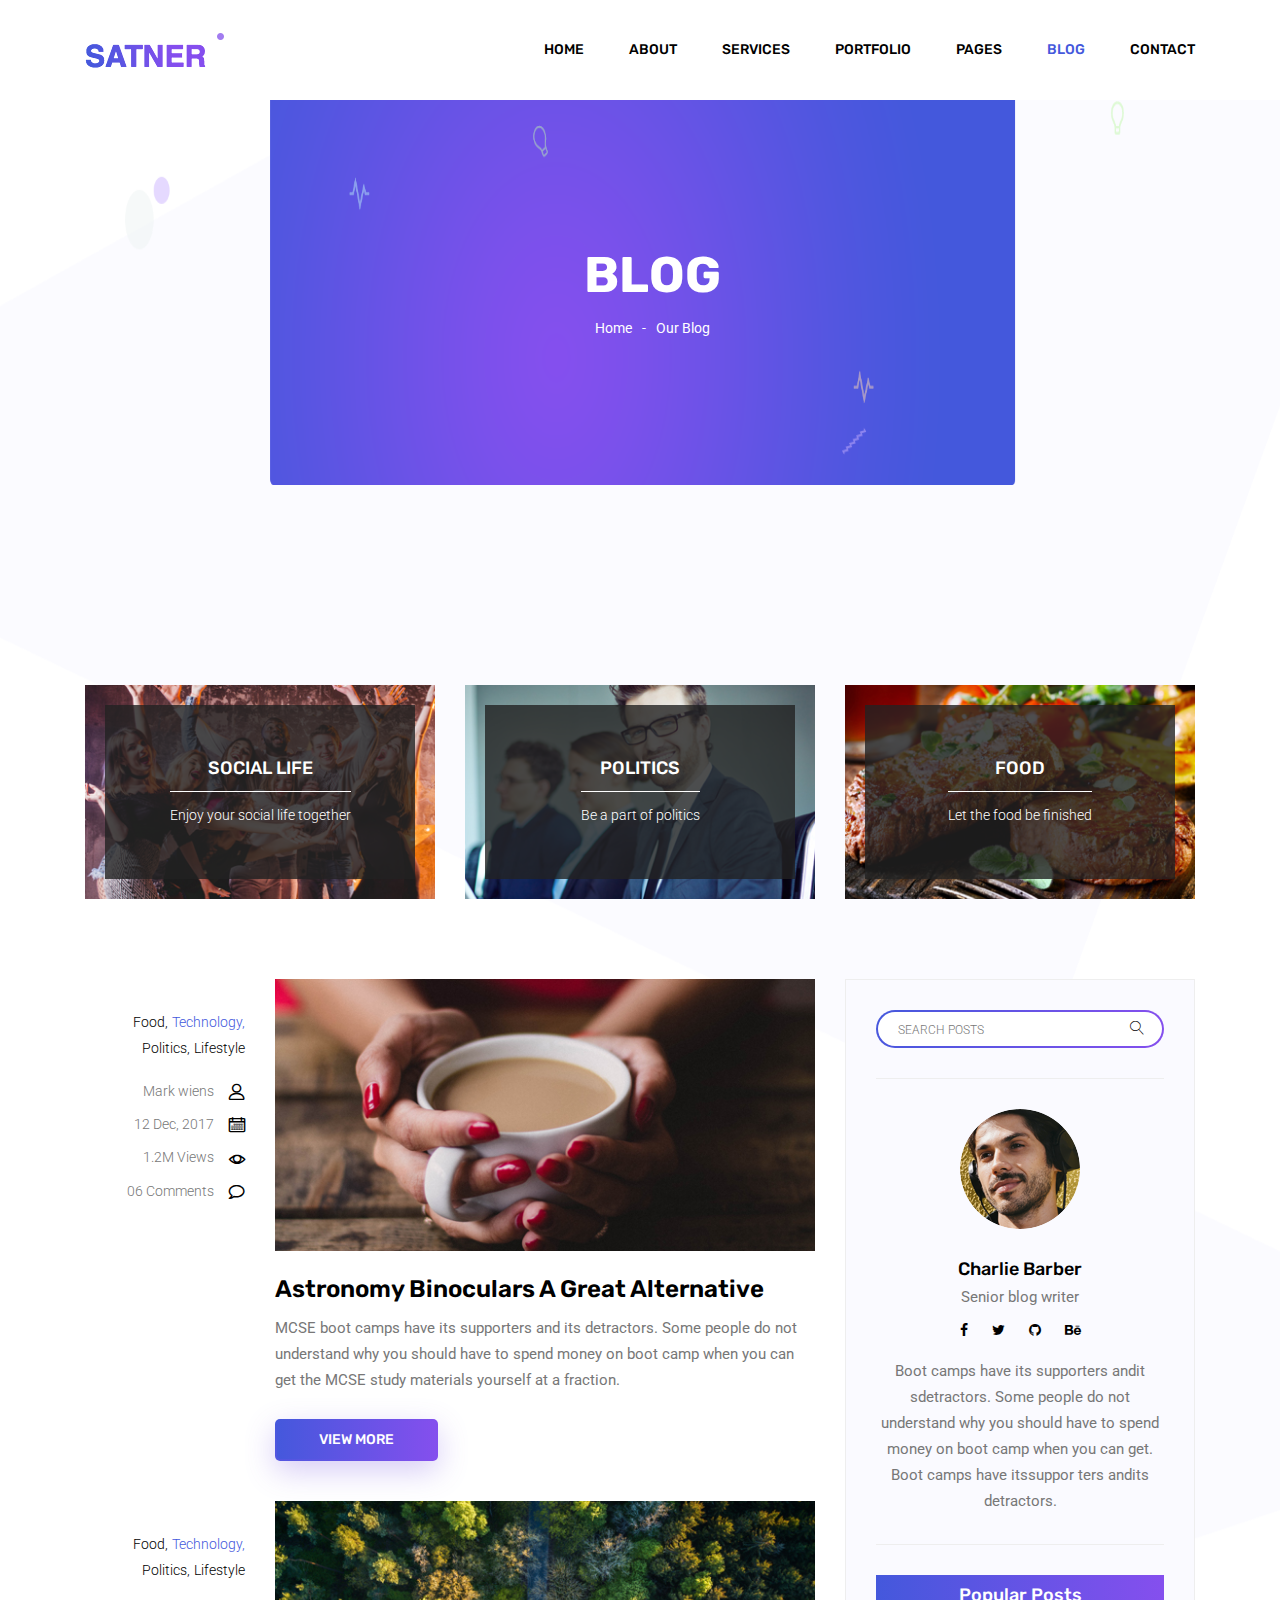
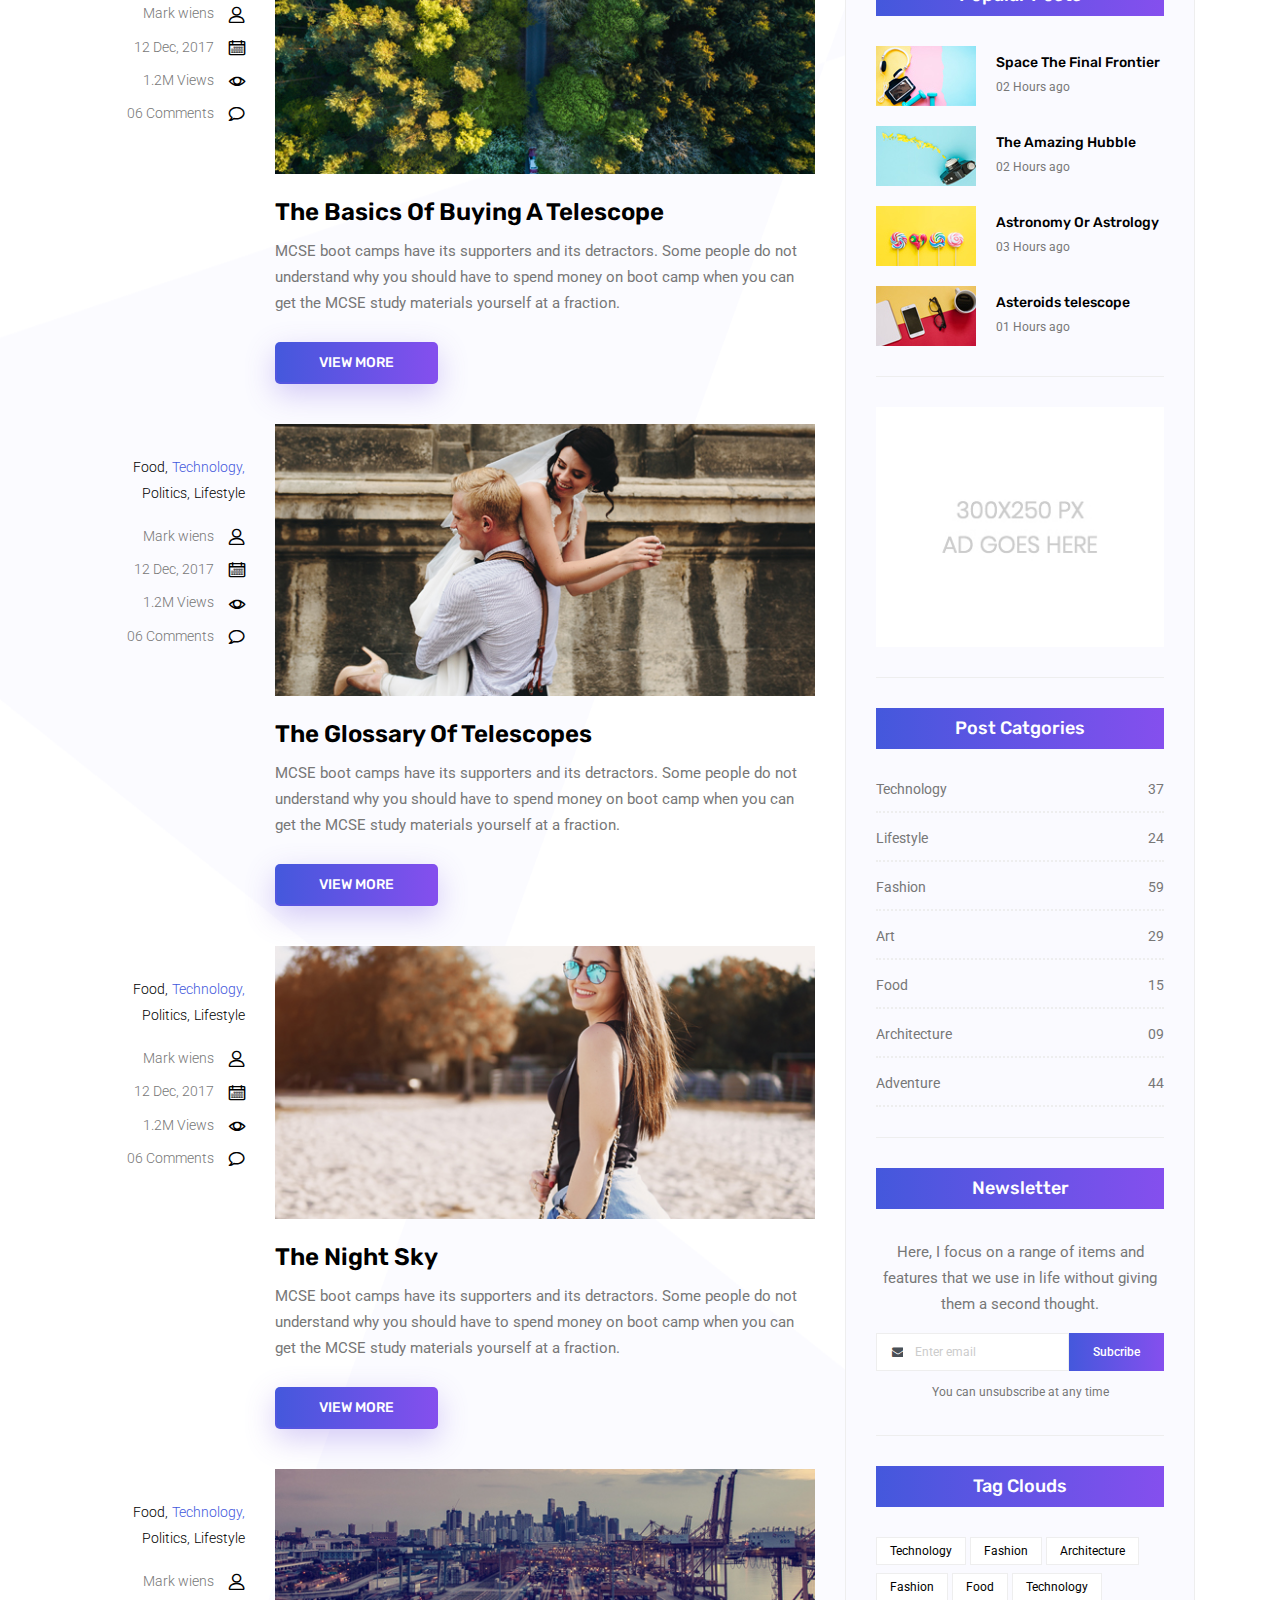
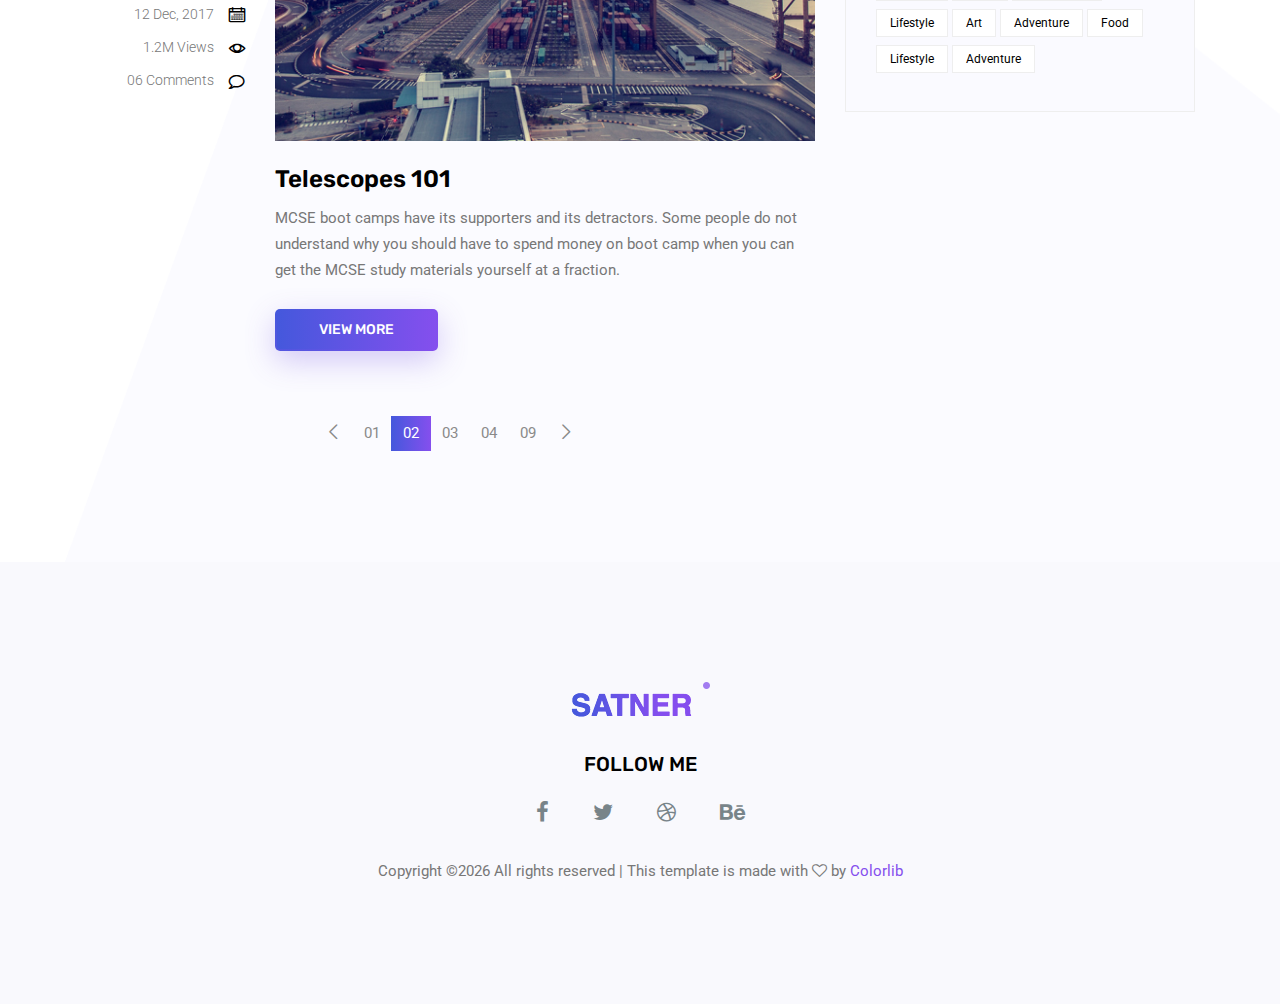
<file: blog.html>
<!doctype html>
<html lang="en">

<head>
	<!-- Required meta tags -->
	<meta charset="utf-8">
	<meta name="viewport" content="width=device-width, initial-scale=1, shrink-to-fit=no">
	<link rel="icon" href="img/favicon.png" type="image/png">
	<title>Blog</title>
	<!-- Bootstrap CSS -->
	<link rel="stylesheet" href="css/bootstrap.css">
	<link rel="stylesheet" href="vendors/linericon/style.css">
	<link rel="stylesheet" href="css/font-awesome.min.css">
	<link rel="stylesheet" href="vendors/owl-carousel/owl.carousel.min.css">
	<link rel="stylesheet" href="css/magnific-popup.css">
	<link rel="stylesheet" href="vendors/nice-select/css/nice-select.css">
	<!-- main css -->
	<link rel="stylesheet" href="css/style.css">
</head>

<body class="blog_version">

	<!--================ Start Header Area =================-->
	<header class="header_area">
		<div class="main_menu">
			<nav class="navbar navbar-expand-lg navbar-light">
				<div class="container">
					<!-- Brand and toggle get grouped for better mobile display -->
					<a class="navbar-brand logo_h" href="index.html"><img src="img/logo.png" alt=""></a>
					<button class="navbar-toggler" type="button" data-toggle="collapse" data-target="#navbarSupportedContent"
					 aria-controls="navbarSupportedContent" aria-expanded="false" aria-label="Toggle navigation">
						<span class="icon-bar"></span>
						<span class="icon-bar"></span>
						<span class="icon-bar"></span>
					</button>
					<!-- Collect the nav links, forms, and other content for toggling -->
					<div class="collapse navbar-collapse offset" id="navbarSupportedContent">
						<ul class="nav navbar-nav menu_nav justify-content-end">
							<li class="nav-item"><a class="nav-link" href="index.html">Home</a></li>
							<li class="nav-item"><a class="nav-link" href="about.html">About</a></li>
							<li class="nav-item"><a class="nav-link" href="services.html">Services</a></li>
							<li class="nav-item"><a class="nav-link" href="portfolio.html">Portfolio</a></li>
							<li class="nav-item submenu dropdown">
								<a href="#" class="nav-link dropdown-toggle" data-toggle="dropdown" role="button" aria-haspopup="true"
								 aria-expanded="false">Pages</a>
								<ul class="dropdown-menu">
                                    <li class="nav-item"><a class="nav-link" href="elements.html">Elements</a></li>
                                    <li class="nav-item"><a class="nav-link" href="portfolio-details.html">Portfolio Details</a></li>
								</ul>
							</li>
							<li class="nav-item submenu dropdown active">
								<a href="#" class="nav-link dropdown-toggle" data-toggle="dropdown" role="button" aria-haspopup="true"
								 aria-expanded="false">Blog</a>
								<ul class="dropdown-menu">
									<li class="nav-item"><a class="nav-link" href="blog.html">Blog</a></li>
									<li class="nav-item"><a class="nav-link" href="single-blog.html">Blog Details</a></li>
								</ul>
							</li>
							<li class="nav-item"><a class="nav-link" href="contact.html">Contact</a></li>
						</ul>
					</div>
				</div>
			</nav>
		</div>
	</header>
	<!--================ End Header Area =================-->

    <!--================ Start Banner Area =================-->
    <section class="banner_area">
        <div class="banner_inner d-flex align-items-center">
            <div class="container">
                <div class="banner_content text-center">
                    <h2>Blog</h2>
                    <div class="page_link">
                        <a href="index.html">Home</a>
                        <a href="blog.html">Our Blog</a>
                    </div>
                </div>
            </div>
        </div>
    </section>
    <!--================ End Banner Area =================-->
        
    <!--================Blog Categorie Area =================-->
    <section class="blog_categorie_area section_gap_top">
        <div class="container">
            <div class="row">
                <div class="col-lg-4">
                    <div class="categories_post">
                        <img src="img/blog/cat-post/cat-post-3.jpg" alt="post">
                        <div class="categories_details">
                            <div class="categories_text">
                                <a href="single-blog.html"><h5>Social Life</h5></a>
                                <div class="border_line"></div>
                                <p>Enjoy your social life together</p>
                            </div>
                        </div>
                    </div>
                </div>
                <div class="col-lg-4">
                    <div class="categories_post">
                        <img src="img/blog/cat-post/cat-post-2.jpg" alt="post">
                        <div class="categories_details">
                            <div class="categories_text">
                                <a href="single-blog.html"><h5>Politics</h5></a>
                                <div class="border_line"></div>
                                <p>Be a part of politics</p>
                            </div>
                        </div>
                    </div>
                </div>
                <div class="col-lg-4">
                    <div class="categories_post">
                        <img src="img/blog/cat-post/cat-post-1.jpg" alt="post">
                        <div class="categories_details">
                            <div class="categories_text">
                                <a href="single-blog.html"><h5>Food</h5></a>
                                <div class="border_line"></div>
                                <p>Let the food be finished</p>
                            </div>
                        </div>
                    </div>
                </div>
            </div>
        </div>
    </section>
    <!--================Blog Categorie Area =================-->
    
    <!--================Blog Area =================-->
    <section class="blog_area">
        <div class="container">
            <div class="row">
                <div class="col-lg-8">
                    <div class="blog_left_sidebar">
                        <article class="row blog_item">
                            <div class="col-md-3">
                                <div class="blog_info text-right">
                                    <div class="post_tag">
                                        <a href="#">Food,</a>
                                        <a class="active" href="#">Technology,</a>
                                        <a href="#">Politics,</a>
                                        <a href="#">Lifestyle</a>
                                    </div>
                                    <ul class="blog_meta list">
                                        <li><a href="#">Mark wiens<i class="lnr lnr-user"></i></a></li>
                                        <li><a href="#">12 Dec, 2017<i class="lnr lnr-calendar-full"></i></a></li>
                                        <li><a href="#">1.2M Views<i class="lnr lnr-eye"></i></a></li>
                                        <li><a href="#">06 Comments<i class="lnr lnr-bubble"></i></a></li>
                                    </ul>
                                </div>
                            </div>
                            <div class="col-md-9">
                                <div class="blog_post">
                                    <img src="img/blog/main-blog/m-blog-1.jpg" alt="">
                                    <div class="blog_details">
                                        <a href="single-blog.html"><h2>Astronomy Binoculars A Great Alternative</h2></a>
                                        <p>MCSE boot camps have its supporters and its detractors. Some people do not understand why you should have to spend money on boot camp when you can get the MCSE study materials yourself at a fraction.</p>
                                        <a href="single-blog.html" class="primary_btn"><span>View More</span></a>
                                    </div>
                                </div>
                            </div>
                        </article>
                        <article class="row blog_item">
                            <div class="col-md-3">
                                <div class="blog_info text-right">
                                    <div class="post_tag">
                                        <a href="#">Food,</a>
                                        <a class="active" href="#">Technology,</a>
                                        <a href="#">Politics,</a>
                                        <a href="#">Lifestyle</a>
                                    </div>
                                    <ul class="blog_meta list">
                                        <li><a href="#">Mark wiens<i class="lnr lnr-user"></i></a></li>
                                        <li><a href="#">12 Dec, 2017<i class="lnr lnr-calendar-full"></i></a></li>
                                        <li><a href="#">1.2M Views<i class="lnr lnr-eye"></i></a></li>
                                        <li><a href="#">06 Comments<i class="lnr lnr-bubble"></i></a></li>
                                    </ul>
                                </div>
                            </div>
                            <div class="col-md-9">
                                <div class="blog_post">
                                    <img src="img/blog/main-blog/m-blog-2.jpg" alt="">
                                    <div class="blog_details">
                                        <a href="single-blog.html"><h2>The Basics Of Buying A Telescope</h2></a>
                                        <p>MCSE boot camps have its supporters and its detractors. Some people do not understand why you should have to spend money on boot camp when you can get the MCSE study materials yourself at a fraction.</p>
                                        <a href="single-blog.html" class="primary_btn"><span>View More</span></a>
                                    </div>
                                </div>
                            </div>
                        </article>
                        <article class="row blog_item">
                            <div class="col-md-3">
                                <div class="blog_info text-right">
                                    <div class="post_tag">
                                        <a href="#">Food,</a>
                                        <a class="active" href="#">Technology,</a>
                                        <a href="#">Politics,</a>
                                        <a href="#">Lifestyle</a>
                                    </div>
                                    <ul class="blog_meta list">
                                        <li><a href="#">Mark wiens<i class="lnr lnr-user"></i></a></li>
                                        <li><a href="#">12 Dec, 2017<i class="lnr lnr-calendar-full"></i></a></li>
                                        <li><a href="#">1.2M Views<i class="lnr lnr-eye"></i></a></li>
                                        <li><a href="#">06 Comments<i class="lnr lnr-bubble"></i></a></li>
                                    </ul>
                                </div>
                            </div>
                            <div class="col-md-9">
                                <div class="blog_post">
                                    <img src="img/blog/main-blog/m-blog-3.jpg" alt="">
                                    <div class="blog_details">
                                        <a href="single-blog.html"><h2>The Glossary Of Telescopes</h2></a>
                                        <p>MCSE boot camps have its supporters and its detractors. Some people do not understand why you should have to spend money on boot camp when you can get the MCSE study materials yourself at a fraction.</p>
                                        <a href="single-blog.html" class="primary_btn"><span>View More</span></a>
                                    </div>
                                </div>
                            </div>
                        </article>
                        <article class="row blog_item">
                            <div class="col-md-3">
                                <div class="blog_info text-right">
                                    <div class="post_tag">
                                        <a href="#">Food,</a>
                                        <a class="active" href="#">Technology,</a>
                                        <a href="#">Politics,</a>
                                        <a href="#">Lifestyle</a>
                                    </div>
                                    <ul class="blog_meta list">
                                        <li><a href="#">Mark wiens<i class="lnr lnr-user"></i></a></li>
                                        <li><a href="#">12 Dec, 2017<i class="lnr lnr-calendar-full"></i></a></li>
                                        <li><a href="#">1.2M Views<i class="lnr lnr-eye"></i></a></li>
                                        <li><a href="#">06 Comments<i class="lnr lnr-bubble"></i></a></li>
                                    </ul>
                                </div>
                            </div>
                            <div class="col-md-9">
                                <div class="blog_post">
                                    <img src="img/blog/main-blog/m-blog-4.jpg" alt="">
                                    <div class="blog_details">
                                        <a href="single-blog.html"><h2>The Night Sky</h2></a>
                                        <p>MCSE boot camps have its supporters and its detractors. Some people do not understand why you should have to spend money on boot camp when you can get the MCSE study materials yourself at a fraction.</p>
                                        <a href="single-blog.html" class="primary_btn"><span>View More</span></a>
                                    </div>
                                </div>
                            </div>
                        </article>
                        <article class="row blog_item">
                            <div class="col-md-3">
                                <div class="blog_info text-right">
                                    <div class="post_tag">
                                        <a href="#">Food,</a>
                                        <a class="active" href="#">Technology,</a>
                                        <a href="#">Politics,</a>
                                        <a href="#">Lifestyle</a>
                                    </div>
                                    <ul class="blog_meta list">
                                        <li><a href="#">Mark wiens<i class="lnr lnr-user"></i></a></li>
                                        <li><a href="#">12 Dec, 2017<i class="lnr lnr-calendar-full"></i></a></li>
                                        <li><a href="#">1.2M Views<i class="lnr lnr-eye"></i></a></li>
                                        <li><a href="#">06 Comments<i class="lnr lnr-bubble"></i></a></li>
                                    </ul>
                                </div>
                            </div>
                            <div class="col-md-9">
                                <div class="blog_post">
                                    <img src="img/blog/main-blog/m-blog-5.jpg" alt="">
                                    <div class="blog_details">
                                        <a href="single-blog.html"><h2>Telescopes 101</h2></a>
                                        <p>MCSE boot camps have its supporters and its detractors. Some people do not understand why you should have to spend money on boot camp when you can get the MCSE study materials yourself at a fraction.</p>
                                        <a href="single-blog.html" class="primary_btn"><span>View More</span></a>
                                    </div>
                                </div>
                            </div>
                        </article>
                        <nav class="blog-pagination justify-content-center d-flex">
                            <ul class="pagination">
                                <li class="page-item">
                                    <a href="#" class="page-link" aria-label="Previous">
                                        <span aria-hidden="true">
                                            <span class="lnr lnr-chevron-left"></span>
                                        </span>
                                    </a>
                                </li>
                                <li class="page-item"><a href="#" class="page-link">01</a></li>
                                <li class="page-item active"><a href="#" class="page-link">02</a></li>
                                <li class="page-item"><a href="#" class="page-link">03</a></li>
                                <li class="page-item"><a href="#" class="page-link">04</a></li>
                                <li class="page-item"><a href="#" class="page-link">09</a></li>
                                <li class="page-item">
                                    <a href="#" class="page-link" aria-label="Next">
                                        <span aria-hidden="true">
                                            <span class="lnr lnr-chevron-right"></span>
                                        </span>
                                    </a>
                                </li>
                            </ul>
                        </nav>
                    </div>
                </div>
                <div class="col-lg-4">
                    <div class="blog_right_sidebar">
                        <aside class="single_sidebar_widget search_widget">
                            <div class="input-group">
                                <input type="text" class="form-control" placeholder="Search Posts">
                                <span class="input-group-btn">
                                    <button class="btn btn-default" type="button"><i class="lnr lnr-magnifier"></i></button>
                                </span>
                            </div><!-- /input-group -->
                            <div class="br"></div>
                        </aside>
                        <aside class="single_sidebar_widget author_widget">
                            <img class="author_img rounded-circle" src="img/blog/author.png" alt="">
                            <h4>Charlie Barber</h4>
                            <p>Senior blog writer</p>
                            <div class="social_icon">
                                <a href="#"><i class="fa fa-facebook"></i></a>
                                <a href="#"><i class="fa fa-twitter"></i></a>
                                <a href="#"><i class="fa fa-github"></i></a>
                                <a href="#"><i class="fa fa-behance"></i></a>
                            </div>
                            <p>Boot camps have its supporters andit sdetractors. Some people do not understand why you should have to spend money on boot camp when you can get. Boot camps have itssuppor ters andits detractors.</p>
                            <div class="br"></div>
                        </aside>
                        <aside class="single_sidebar_widget popular_post_widget">
                            <h3 class="widget_title">Popular Posts</h3>
                            <div class="media post_item">
                                <img src="img/blog/popular-post/post1.jpg" alt="post">
                                <div class="media-body">
                                    <a href="single-blog.html"><h3>Space The Final Frontier</h3></a>
                                    <p>02 Hours ago</p>
                                </div>
                            </div>
                            <div class="media post_item">
                                <img src="img/blog/popular-post/post2.jpg" alt="post">
                                <div class="media-body">
                                    <a href="single-blog.html"><h3>The Amazing Hubble</h3></a>
                                    <p>02 Hours ago</p>
                                </div>
                            </div>
                            <div class="media post_item">
                                <img src="img/blog/popular-post/post3.jpg" alt="post">
                                <div class="media-body">
                                    <a href="single-blog.html"><h3>Astronomy Or Astrology</h3></a>
                                    <p>03 Hours ago</p>
                                </div>
                            </div>
                            <div class="media post_item">
                                <img src="img/blog/popular-post/post4.jpg" alt="post">
                                <div class="media-body">
                                    <a href="single-blog.html"><h3>Asteroids telescope</h3></a>
                                    <p>01 Hours ago</p>
                                </div>
                            </div>
                            <div class="br"></div>
                        </aside>
                        <aside class="single_sidebar_widget ads_widget">
                            <a href="#"><img class="img-fluid" src="img/blog/add.jpg" alt=""></a>
                            <div class="br"></div>
                        </aside>
                        <aside class="single_sidebar_widget post_category_widget">
                            <h4 class="widget_title">Post Catgories</h4>
                            <ul class="list cat-list">
                                <li>
                                    <a href="#" class="d-flex justify-content-between">
                                        <p>Technology</p>
                                        <p>37</p>
                                    </a>
                                </li>
                                <li>
                                    <a href="#" class="d-flex justify-content-between">
                                        <p>Lifestyle</p>
                                        <p>24</p>
                                    </a>
                                </li>
                                <li>
                                    <a href="#" class="d-flex justify-content-between">
                                        <p>Fashion</p>
                                        <p>59</p>
                                    </a>
                                </li>
                                <li>
                                    <a href="#" class="d-flex justify-content-between">
                                        <p>Art</p>
                                        <p>29</p>
                                    </a>
                                </li>
                                <li>
                                    <a href="#" class="d-flex justify-content-between">
                                        <p>Food</p>
                                        <p>15</p>
                                    </a>
                                </li>
                                <li>
                                    <a href="#" class="d-flex justify-content-between">
                                        <p>Architecture</p>
                                        <p>09</p>
                                    </a>
                                </li>
                                <li>
                                    <a href="#" class="d-flex justify-content-between">
                                        <p>Adventure</p>
                                        <p>44</p>
                                    </a>
                                </li>															
                            </ul>
                            <div class="br"></div>
                        </aside>
                        <aside class="single-sidebar-widget newsletter_widget">
                            <h4 class="widget_title">Newsletter</h4>
                            <p>
                            Here, I focus on a range of items and features that we use in life without
                            giving them a second thought.
                            </p>
                            <div class="form-group d-flex flex-row">
                                <div class="input-group">
                                    <div class="input-group-prepend">
                                        <div class="input-group-text"><i class="fa fa-envelope" aria-hidden="true"></i></div>
                                    </div>
                                    <input type="text" class="form-control" id="inlineFormInputGroup" placeholder="Enter email" onfocus="this.placeholder = ''" onblur="this.placeholder = 'Enter email'">
                                </div>
                                <a href="#" class="bbtns">Subcribe</a>
                            </div>	
                            <p class="text-bottom">You can unsubscribe at any time</p>	
                            <div class="br"></div>							
                        </aside>
                        <aside class="single-sidebar-widget tag_cloud_widget">
                            <h4 class="widget_title">Tag Clouds</h4>
                            <ul class="list">
                                <li><a href="#">Technology</a></li>
                                <li><a href="#">Fashion</a></li>
                                <li><a href="#">Architecture</a></li>
                                <li><a href="#">Fashion</a></li>
                                <li><a href="#">Food</a></li>
                                <li><a href="#">Technology</a></li>
                                <li><a href="#">Lifestyle</a></li>
                                <li><a href="#">Art</a></li>
                                <li><a href="#">Adventure</a></li>
                                <li><a href="#">Food</a></li>
                                <li><a href="#">Lifestyle</a></li>
                                <li><a href="#">Adventure</a></li>
                            </ul>
                        </aside>
                    </div>
                </div>
            </div>
        </div>
    </section>
    <!--================Blog Area =================-->
    
    <!--================Footer Area =================-->
	<footer class="footer_area">
        <div class="container">
            <div class="row justify-content-center">
                <div class="col-lg-12">
                    <div class="footer_top flex-column">
                        <div class="footer_logo">
                            <a href="#">
                                <img src="img/logo.png" alt="">
                            </a>
                            <h4>Follow Me</h4>
                        </div>
                        <div class="footer_social">
                            <a href="#"><i class="fa fa-facebook"></i></a>
                            <a href="#"><i class="fa fa-twitter"></i></a>
                            <a href="#"><i class="fa fa-dribbble"></i></a>
                            <a href="#"><i class="fa fa-behance"></i></a>
                        </div>
                    </div>
                </div>
            </div>
            <div class="row footer_bottom justify-content-center">
                <p class="col-lg-8 col-sm-12 footer-text">
                    <!-- Link back to Colorlib can't be removed. Template is licensed under CC BY 3.0. -->
Copyright &copy;<script>document.write(new Date().getFullYear());</script> All rights reserved | This template is made with <i class="fa fa-heart-o" aria-hidden="true"></i> by <a href="https://colorlib.com" target="_blank">Colorlib</a>
<!-- Link back to Colorlib can't be removed. Template is licensed under CC BY 3.0. --></p>
            </div>
        </div>
    </footer>
    <!--================End Footer Area =================-->
   
    <!-- Optional JavaScript -->
    <!-- jQuery first, then Popper.js, then Bootstrap JS -->
    <script src="js/jquery-3.2.1.min.js"></script>
    <script src="js/popper.js"></script>
    <script src="js/bootstrap.min.js"></script>
    <script src="js/stellar.js"></script>
    <script src="vendors/lightbox/simpleLightbox.min.js"></script>
    <script src="vendors/nice-select/js/jquery.nice-select.min.js"></script>
    <script src="vendors/isotope/imagesloaded.pkgd.min.js"></script>
    <script src="vendors/isotope/isotope-min.js"></script>
    <script src="vendors/owl-carousel/owl.carousel.min.js"></script>
    <script src="js/jquery.ajaxchimp.min.js"></script>
    <script src="js/mail-script.js"></script>
    <script src="js/theme.js"></script>
</body>
</html>
</file>
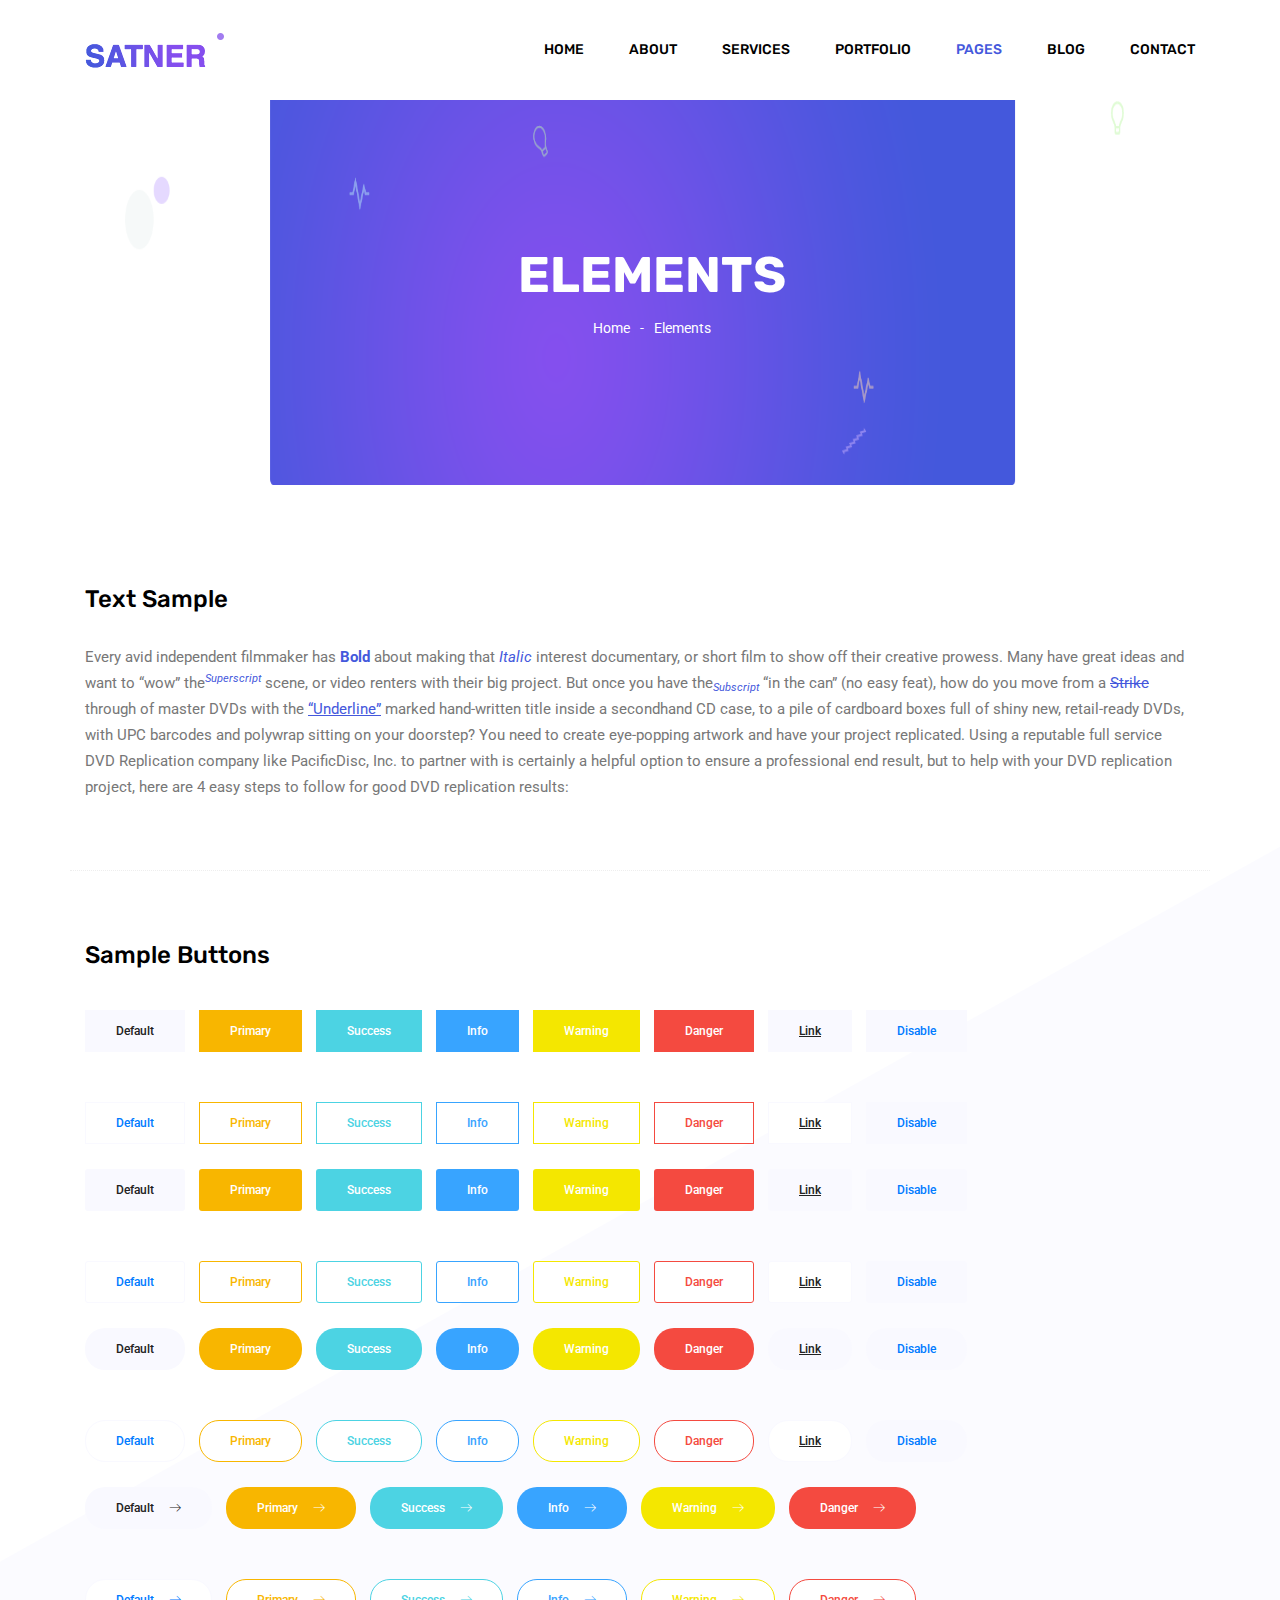
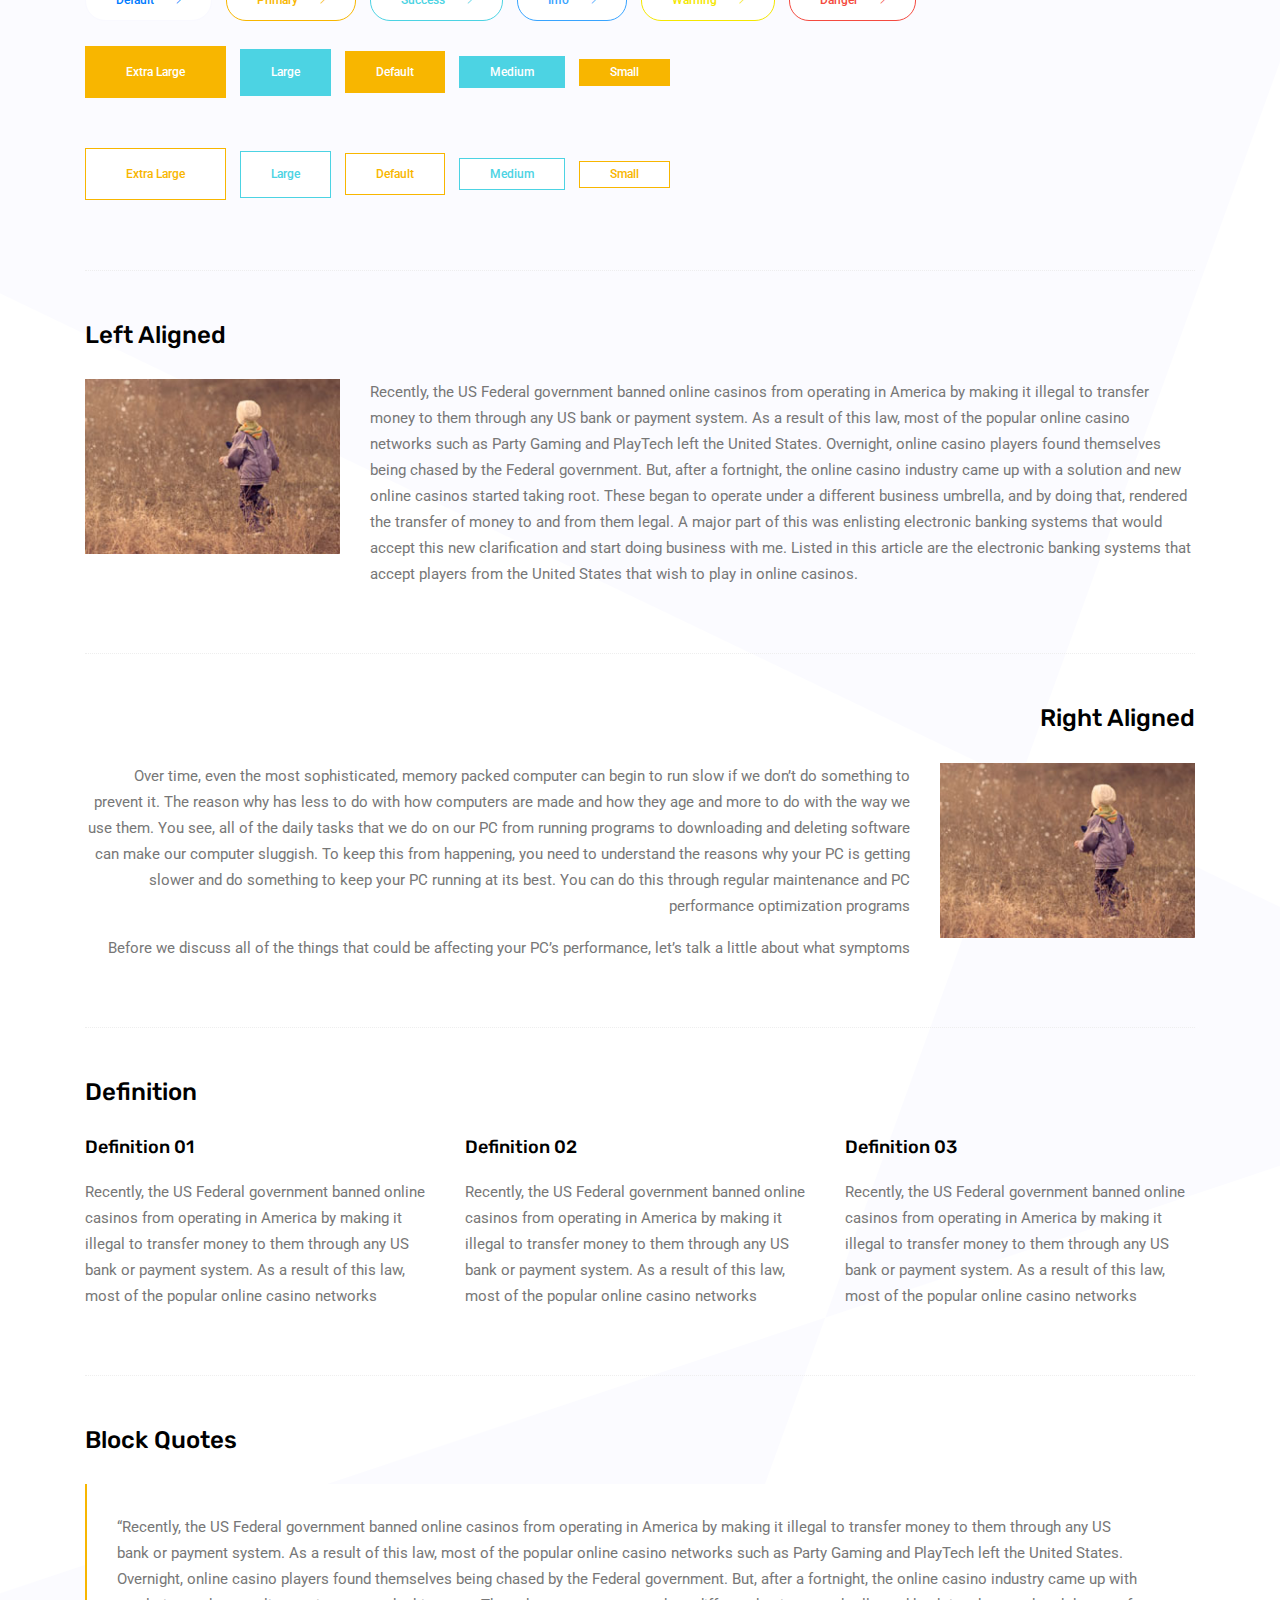
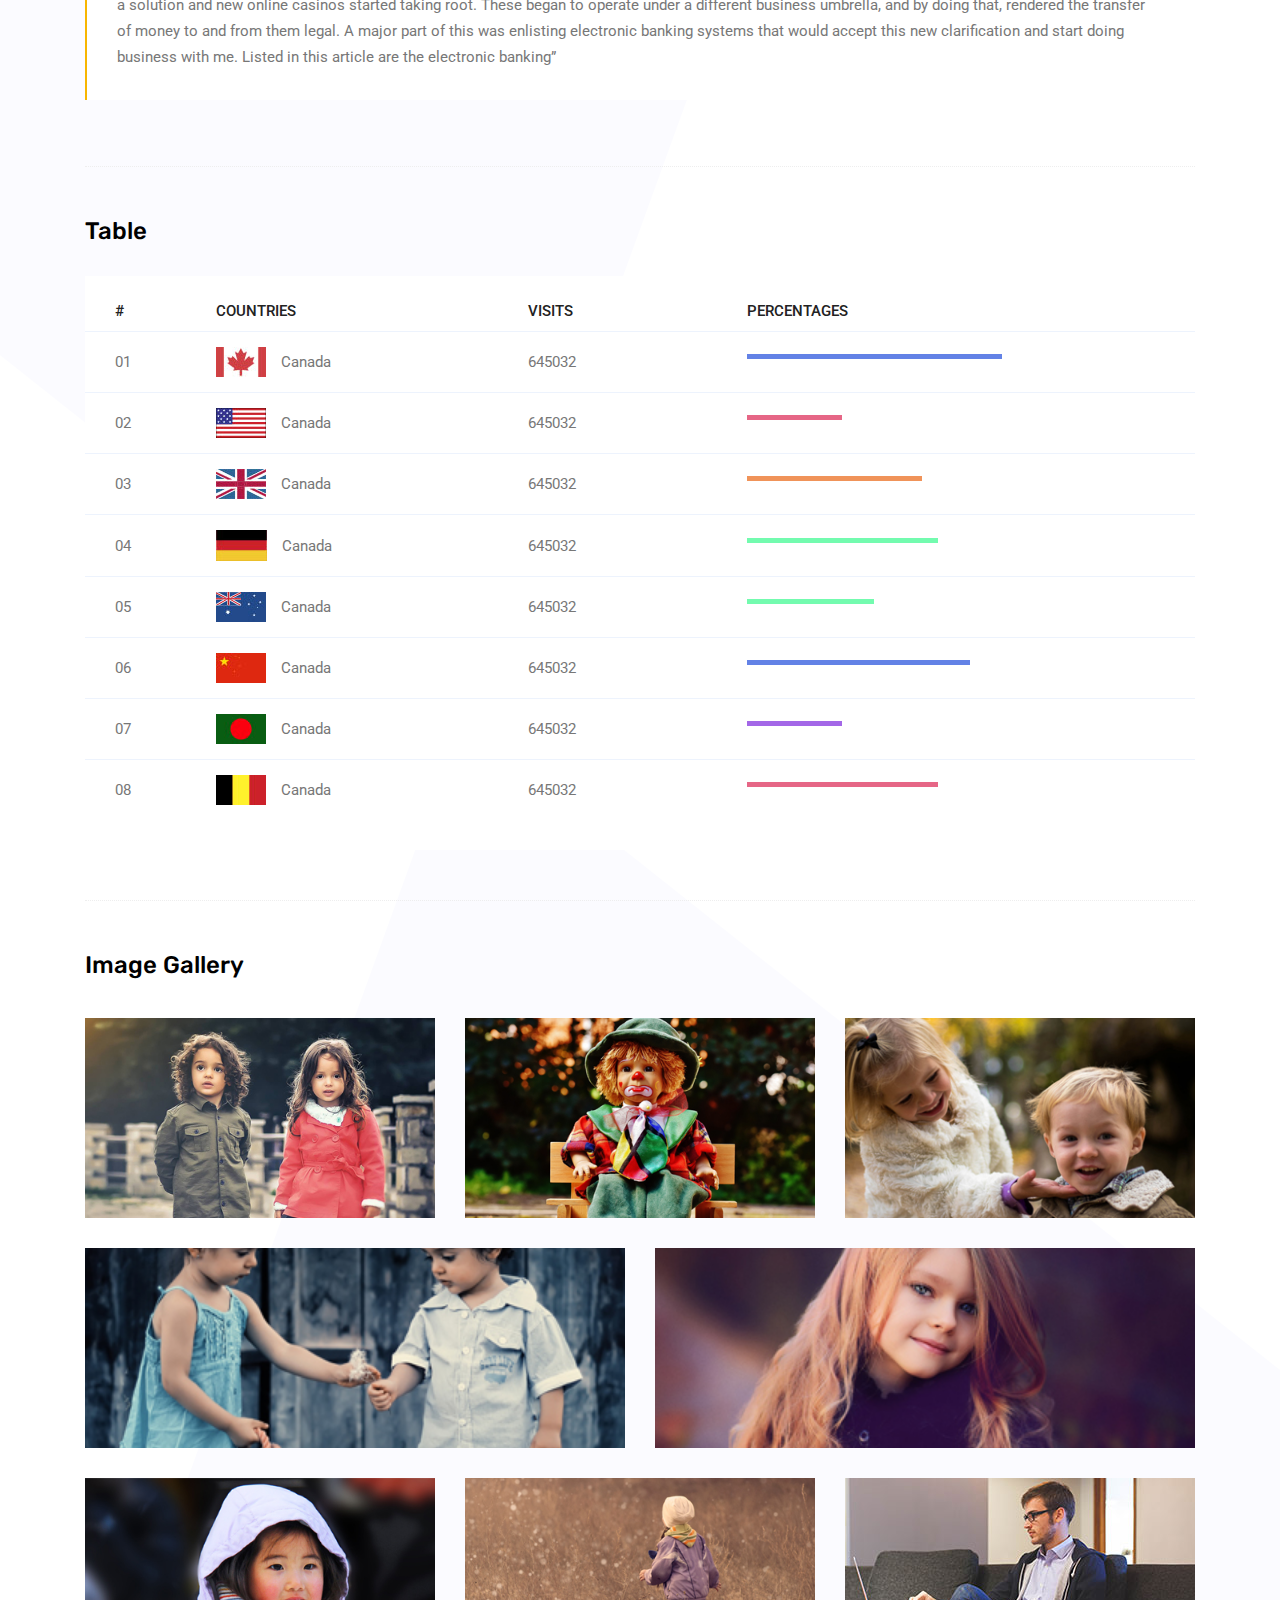
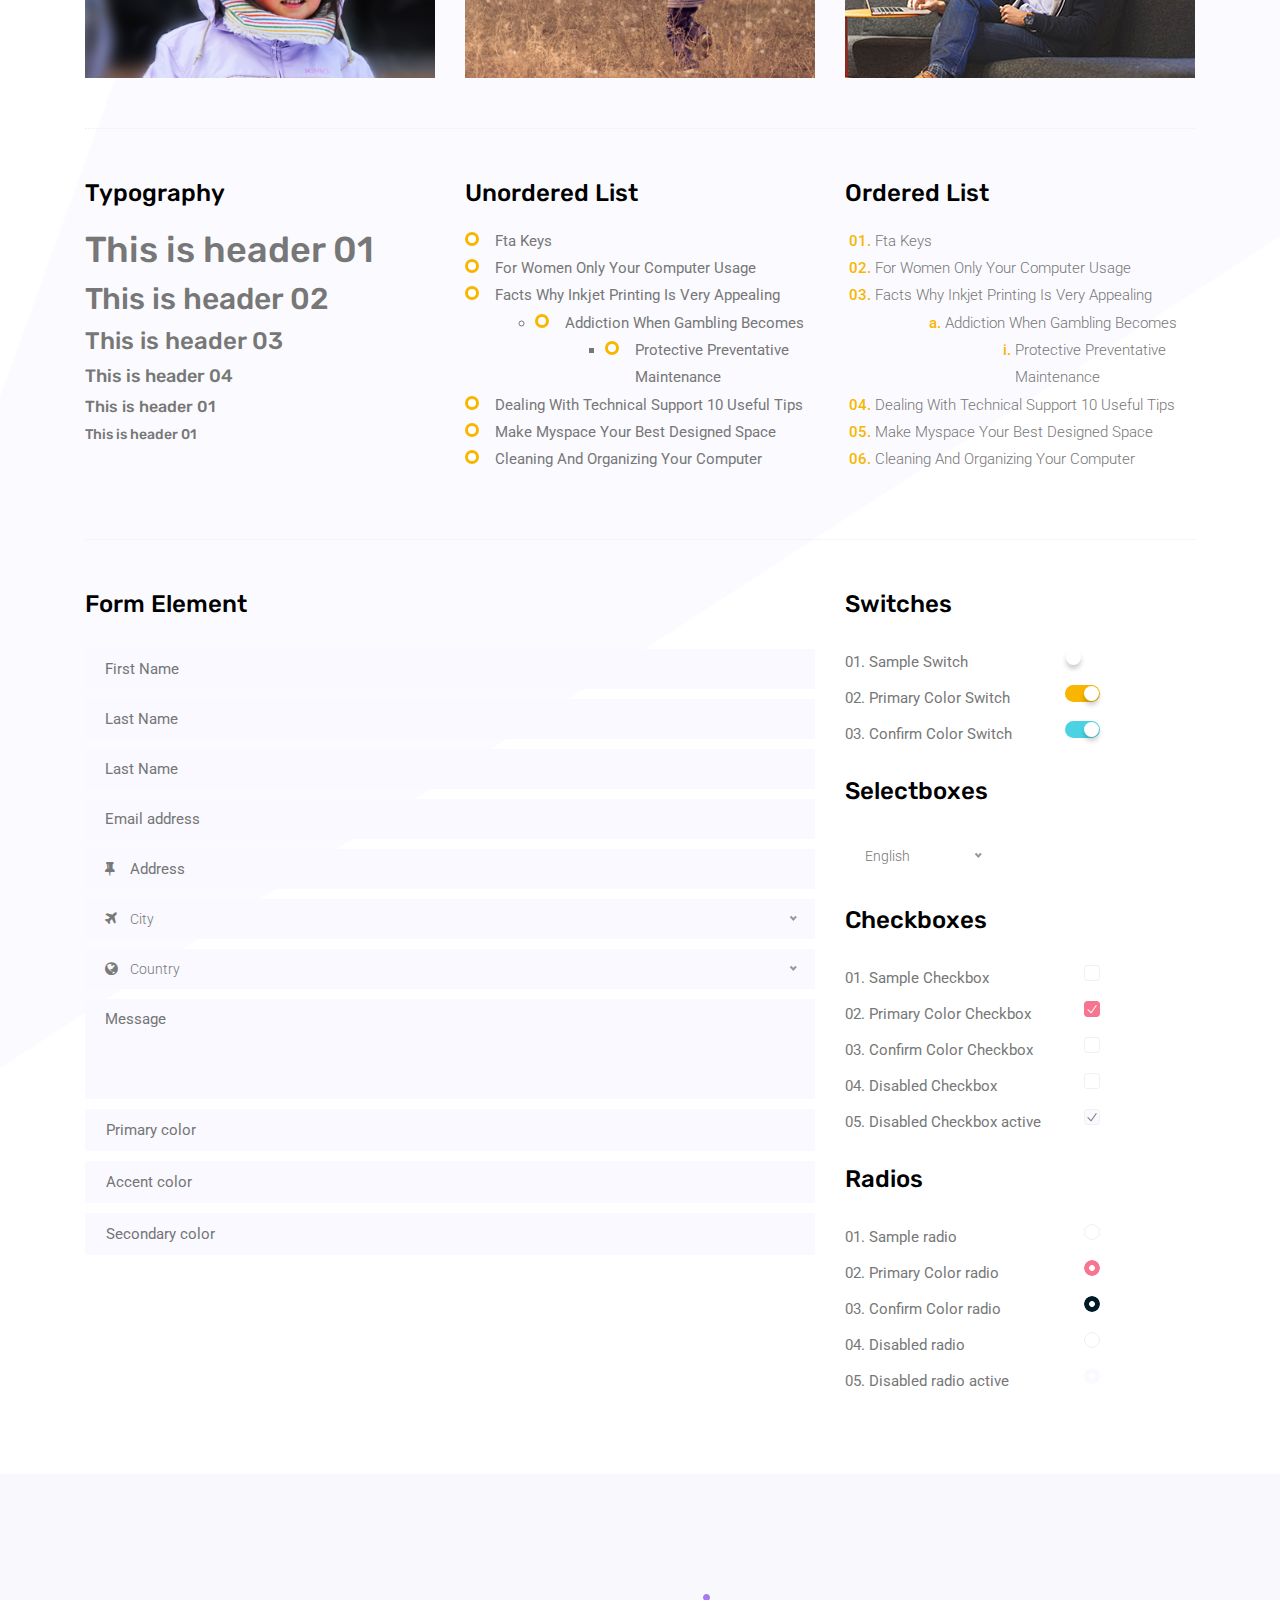
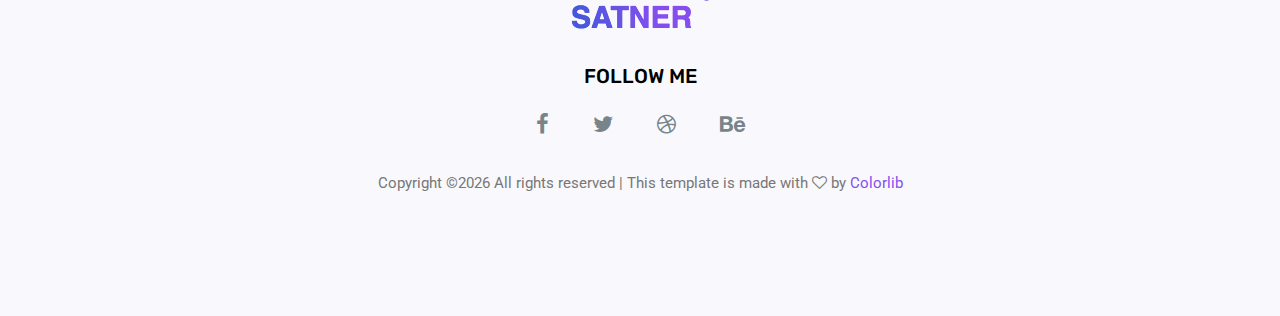
<file: elements.html>
<!doctype html>
<html lang="en">

<head>
	<!-- Required meta tags -->
	<meta charset="utf-8">
	<meta name="viewport" content="width=device-width, initial-scale=1, shrink-to-fit=no">
	<link rel="icon" href="img/favicon.png" type="image/png">
	<title>Elements</title>
	<!-- Bootstrap CSS -->
	<link rel="stylesheet" href="css/bootstrap.css">
	<link rel="stylesheet" href="vendors/linericon/style.css">
	<link rel="stylesheet" href="css/font-awesome.min.css">
	<link rel="stylesheet" href="vendors/owl-carousel/owl.carousel.min.css">
	<link rel="stylesheet" href="css/magnific-popup.css">
	<link rel="stylesheet" href="vendors/nice-select/css/nice-select.css">
	<!-- main css -->
	<link rel="stylesheet" href="css/style.css">
</head>

<body class="blog_version">

	<!--================ Start Header Area =================-->
	<header class="header_area">
		<div class="main_menu">
			<nav class="navbar navbar-expand-lg navbar-light">
				<div class="container">
					<!-- Brand and toggle get grouped for better mobile display -->
					<a class="navbar-brand logo_h" href="index.html"><img src="img/logo.png" alt=""></a>
					<button class="navbar-toggler" type="button" data-toggle="collapse" data-target="#navbarSupportedContent"
					 aria-controls="navbarSupportedContent" aria-expanded="false" aria-label="Toggle navigation">
						<span class="icon-bar"></span>
						<span class="icon-bar"></span>
						<span class="icon-bar"></span>
					</button>
					<!-- Collect the nav links, forms, and other content for toggling -->
					<div class="collapse navbar-collapse offset" id="navbarSupportedContent">
						<ul class="nav navbar-nav menu_nav justify-content-end">
							<li class="nav-item"><a class="nav-link" href="index.html">Home</a></li>
							<li class="nav-item"><a class="nav-link" href="about.html">About</a></li>
							<li class="nav-item"><a class="nav-link" href="services.html">Services</a></li>
							<li class="nav-item"><a class="nav-link" href="portfolio.html">Portfolio</a></li>
							<li class="nav-item submenu dropdown active">
								<a href="#" class="nav-link dropdown-toggle" data-toggle="dropdown" role="button" aria-haspopup="true"
								 aria-expanded="false">Pages</a>
								<ul class="dropdown-menu">
                                    <li class="nav-item"><a class="nav-link" href="elements.html">Elements</a></li>
                                    <li class="nav-item"><a class="nav-link" href="portfolio-details.html">Portfolio Details</a></li>
								</ul>
							</li>
							<li class="nav-item submenu dropdown">
								<a href="#" class="nav-link dropdown-toggle" data-toggle="dropdown" role="button" aria-haspopup="true"
								 aria-expanded="false">Blog</a>
								<ul class="dropdown-menu">
									<li class="nav-item"><a class="nav-link" href="blog.html">Blog</a></li>
									<li class="nav-item"><a class="nav-link" href="single-blog.html">Blog Details</a></li>
								</ul>
							</li>
							<li class="nav-item"><a class="nav-link" href="contact.html">Contact</a></li>
						</ul>
					</div>
				</div>
			</nav>
		</div>
	</header>
	<!--================ End Header Area =================-->

    <!--================ Start Banner Area =================-->
    <section class="banner_area">
        <div class="banner_inner d-flex align-items-center">
            <div class="container">
                <div class="banner_content text-center">
                    <h2>Elements</h2>
                    <div class="page_link">
                        <a href="index.html">Home</a>
                        <a href="elements.html">Elements</a>
                    </div>
                </div>
            </div>
        </div>
    </section>
    <!--================ End Banner Area =================-->
        
	<!-- Start Sample Area -->
	<section class="sample-text-area">
		<div class="container">
			<h3 class="text-heading title_color">Text Sample</h3>
			<p class="sample-text">
				Every avid independent filmmaker has <b>Bold</b> about making that <i>Italic</i> interest documentary, or short film to show off their creative prowess. Many have great ideas and want to “wow” the<sup>Superscript</sup> scene, or video renters with their big project.  But once you have the<sub>Subscript</sub> “in the can” (no easy feat), how do you move from a <del>Strike</del> through of master DVDs with the <u>“Underline”</u> marked hand-written title inside a secondhand CD case, to a pile of cardboard boxes full of shiny new, retail-ready DVDs, with UPC barcodes and polywrap sitting on your doorstep?  You need to create eye-popping artwork and have your project replicated. Using a reputable full service DVD Replication company like PacificDisc, Inc. to partner with is certainly a helpful option to ensure a professional end result, but to help with your DVD replication project, here are 4 easy steps to follow for good DVD replication results: 

			</p>
		</div>
	</section>
	<!-- End Sample Area -->

	<!-- Start Button -->
	<section class="button-area">
		<div class="container border-top-generic">
			<h3 class="text-heading title_color">Sample Buttons</h3>
			<div class="button-group-area">
				<a href="#" class="genric-btn default">Default</a>
				<a href="#" class="genric-btn primary">Primary</a>
				<a href="#" class="genric-btn success">Success</a>
				<a href="#" class="genric-btn info">Info</a>
				<a href="#" class="genric-btn warning">Warning</a>
				<a href="#" class="genric-btn danger">Danger</a>
				<a href="#" class="genric-btn link">Link</a>
				<a href="#" class="genric-btn disable">Disable</a>
			</div>
			<div class="button-group-area mt-10">
				<a href="#" class="genric-btn default-border">Default</a>
				<a href="#" class="genric-btn primary-border">Primary</a>
				<a href="#" class="genric-btn success-border">Success</a>
				<a href="#" class="genric-btn info-border">Info</a>
				<a href="#" class="genric-btn warning-border">Warning</a>
				<a href="#" class="genric-btn danger-border">Danger</a>
				<a href="#" class="genric-btn link-border">Link</a>
				<a href="#" class="genric-btn disable">Disable</a>
			</div>
			<div class="button-group-area mt-40">
				<a href="#" class="genric-btn default radius">Default</a>
				<a href="#" class="genric-btn primary radius">Primary</a>
				<a href="#" class="genric-btn success radius">Success</a>
				<a href="#" class="genric-btn info radius">Info</a>
				<a href="#" class="genric-btn warning radius">Warning</a>
				<a href="#" class="genric-btn danger radius">Danger</a>
				<a href="#" class="genric-btn link radius">Link</a>
				<a href="#" class="genric-btn disable radius">Disable</a>
			</div>
			<div class="button-group-area mt-10">
				<a href="#" class="genric-btn default-border radius">Default</a>
				<a href="#" class="genric-btn primary-border radius">Primary</a>
				<a href="#" class="genric-btn success-border radius">Success</a>
				<a href="#" class="genric-btn info-border radius">Info</a>
				<a href="#" class="genric-btn warning-border radius">Warning</a>
				<a href="#" class="genric-btn danger-border radius">Danger</a>
				<a href="#" class="genric-btn link-border radius">Link</a>
				<a href="#" class="genric-btn disable radius">Disable</a>
			</div>
			<div class="button-group-area mt-40">
				<a href="#" class="genric-btn default circle">Default</a>
				<a href="#" class="genric-btn primary circle">Primary</a>
				<a href="#" class="genric-btn success circle">Success</a>
				<a href="#" class="genric-btn info circle">Info</a>
				<a href="#" class="genric-btn warning circle">Warning</a>
				<a href="#" class="genric-btn danger circle">Danger</a>
				<a href="#" class="genric-btn link circle">Link</a>
				<a href="#" class="genric-btn disable circle">Disable</a>
			</div>
			<div class="button-group-area mt-10">
				<a href="#" class="genric-btn default-border circle">Default</a>
				<a href="#" class="genric-btn primary-border circle">Primary</a>
				<a href="#" class="genric-btn success-border circle">Success</a>
				<a href="#" class="genric-btn info-border circle">Info</a>
				<a href="#" class="genric-btn warning-border circle">Warning</a>
				<a href="#" class="genric-btn danger-border circle">Danger</a>
				<a href="#" class="genric-btn link-border circle">Link</a>
				<a href="#" class="genric-btn disable circle">Disable</a>
			</div>
			<div class="button-group-area mt-40">
				<a href="#" class="genric-btn default circle arrow">Default<span class="lnr lnr-arrow-right"></span></a>
				<a href="#" class="genric-btn primary circle arrow">Primary<span class="lnr lnr-arrow-right"></span></a>
				<a href="#" class="genric-btn success circle arrow">Success<span class="lnr lnr-arrow-right"></span></a>
				<a href="#" class="genric-btn info circle arrow">Info<span class="lnr lnr-arrow-right"></span></a>
				<a href="#" class="genric-btn warning circle arrow">Warning<span class="lnr lnr-arrow-right"></span></a>
				<a href="#" class="genric-btn danger circle arrow">Danger<span class="lnr lnr-arrow-right"></span></a>
			</div>
			<div class="button-group-area mt-10">
				<a href="#" class="genric-btn default-border circle arrow">Default<span class="lnr lnr-arrow-right"></span></a>
				<a href="#" class="genric-btn primary-border circle arrow">Primary<span class="lnr lnr-arrow-right"></span></a>
				<a href="#" class="genric-btn success-border circle arrow">Success<span class="lnr lnr-arrow-right"></span></a>
				<a href="#" class="genric-btn info-border circle arrow">Info<span class="lnr lnr-arrow-right"></span></a>
				<a href="#" class="genric-btn warning-border circle arrow">Warning<span class="lnr lnr-arrow-right"></span></a>
				<a href="#" class="genric-btn danger-border circle arrow">Danger<span class="lnr lnr-arrow-right"></span></a>
			</div>
			<div class="button-group-area mt-40">
				<a href="#" class="genric-btn primary e-large">Extra Large</a>
				<a href="#" class="genric-btn success large">Large</a>
				<a href="#" class="genric-btn primary">Default</a>
				<a href="#" class="genric-btn success medium">Medium</a>
				<a href="#" class="genric-btn primary small">Small</a>
			</div>
			<div class="button-group-area mt-10">
				<a href="#" class="genric-btn primary-border e-large">Extra Large</a>
				<a href="#" class="genric-btn success-border large">Large</a>
				<a href="#" class="genric-btn primary-border">Default</a>
				<a href="#" class="genric-btn success-border medium">Medium</a>
				<a href="#" class="genric-btn primary-border small">Small</a>
			</div>
		</div>
	</section>
	<!-- End Button -->
	
	<!-- Start Align Area -->
	<div class="whole-wrap">
		<div class="container">
			<div class="section-top-border">
				<h3 class="mb-30 title_color">Left Aligned</h3>
				<div class="row">
					<div class="col-md-3">
						<img src="img/elements/d.jpg" alt="" class="img-fluid">
					</div>
					<div class="col-md-9 mt-sm-20 left-align-p">
						<p>Recently, the US Federal government banned online casinos from operating in America by making it illegal to transfer money to them through any US bank or payment system. As a result of this law, most of the popular online casino networks such as Party Gaming and PlayTech left the United States. Overnight, online casino players found themselves being chased by the Federal government. But, after a fortnight, the online casino industry came up with a solution and new online casinos started taking root. These began to operate under a different business umbrella, and by doing that, rendered the transfer of money to and from them legal. A major part of this was enlisting electronic banking systems that would accept this new clarification and start doing business with me. Listed in this article are the electronic banking systems that accept players from the United States that wish to play in online casinos.</p>
					</div>
				</div>
			</div>
			<div class="section-top-border text-right">
				<h3 class="mb-30 title_color">Right Aligned</h3>
				<div class="row">
					<div class="col-md-9">
						<p class="text-right">Over time, even the most sophisticated, memory packed computer can begin to run slow if we don’t do something to prevent it. The reason why has less to do with how computers are made and how they age and more to do with the way we use them. You see, all of the daily tasks that we do on our PC from running programs to downloading and deleting software can make our computer sluggish. To keep this from happening, you need to understand the reasons why your PC is getting slower and do something to keep your PC running at its best. You can do this through regular maintenance and PC performance optimization programs</p>
						<p class="text-right">Before we discuss all of the things that could be affecting your PC’s performance, let’s talk a little about what symptoms</p>
					</div>
					<div class="col-md-3">
						<img src="img/elements/d.jpg" alt="" class="img-fluid">
					</div>
				</div>
			</div>
			<div class="section-top-border">
				<h3 class="mb-30 title_color">Definition</h3>
				<div class="row">
					<div class="col-md-4">
						<div class="single-defination">
							<h4 class="mb-20">Definition 01</h4>
							<p>Recently, the US Federal government banned online casinos from operating in America by making it illegal to transfer money to them through any US bank or payment system. As a result of this law, most of the popular online casino networks</p>
						</div>
					</div>
					<div class="col-md-4">
						<div class="single-defination">
							<h4 class="mb-20">Definition 02</h4>
							<p>Recently, the US Federal government banned online casinos from operating in America by making it illegal to transfer money to them through any US bank or payment system. As a result of this law, most of the popular online casino networks</p>
						</div>
					</div>
					<div class="col-md-4">
						<div class="single-defination">
							<h4 class="mb-20">Definition 03</h4>
							<p>Recently, the US Federal government banned online casinos from operating in America by making it illegal to transfer money to them through any US bank or payment system. As a result of this law, most of the popular online casino networks</p>
						</div>
					</div>
				</div>
			</div>
			<div class="section-top-border">
				<h3 class="mb-30 title_color">Block Quotes</h3>
				<div class="row">
					<div class="col-lg-12">
						<blockquote class="generic-blockquote">
							“Recently, the US Federal government banned online casinos from operating in America by making it illegal to transfer money to them through any US bank or payment system. As a result of this law, most of the popular online casino networks such as Party Gaming and PlayTech left the United States. Overnight, online casino players found themselves being chased by the Federal government. But, after a fortnight, the online casino industry came up with a solution and new online casinos started taking root. These began to operate under a different business umbrella, and by doing that, rendered the transfer of money to and from them legal. A major part of this was enlisting electronic banking systems that would accept this new clarification and start doing business with me. Listed in this article are the electronic banking” 
						</blockquote>
					</div>
				</div>
			</div>
			<div class="section-top-border">
				<h3 class="mb-30 title_color">Table</h3>
				<div class="progress-table-wrap">
					<div class="progress-table">
						<div class="table-head">
							<div class="serial">#</div>
							<div class="country">Countries</div>
							<div class="visit">Visits</div>
							<div class="percentage">Percentages</div>
						</div>
						<div class="table-row">
							<div class="serial">01</div>
							<div class="country"> <img src="img/elements/f1.jpg" alt="flag">Canada</div>
							<div class="visit">645032</div>
							<div class="percentage">
								<div class="progress">
									<div class="progress-bar color-1" role="progressbar" style="width: 80%" aria-valuenow="80" aria-valuemin="0" aria-valuemax="100"></div>
								</div>
							</div>
						</div>
						<div class="table-row">
							<div class="serial">02</div>
							<div class="country"> <img src="img/elements/f2.jpg" alt="flag">Canada</div>
							<div class="visit">645032</div>
							<div class="percentage">
								<div class="progress">
									<div class="progress-bar color-2" role="progressbar" style="width: 30%" aria-valuenow="30" aria-valuemin="0" aria-valuemax="100"></div>
								</div>
							</div>
						</div>
						<div class="table-row">
							<div class="serial">03</div>
							<div class="country"> <img src="img/elements/f3.jpg" alt="flag">Canada</div>
							<div class="visit">645032</div>
							<div class="percentage">
								<div class="progress">
									<div class="progress-bar color-3" role="progressbar" style="width: 55%" aria-valuenow="55" aria-valuemin="0" aria-valuemax="100"></div>
								</div>
							</div>
						</div>
						<div class="table-row">
							<div class="serial">04</div>
							<div class="country"> <img src="img/elements/f4.jpg" alt="flag">Canada</div>
							<div class="visit">645032</div>
							<div class="percentage">
								<div class="progress">
									<div class="progress-bar color-4" role="progressbar" style="width: 60%" aria-valuenow="60" aria-valuemin="0" aria-valuemax="100"></div>
								</div>
							</div>
						</div>
						<div class="table-row">
							<div class="serial">05</div>
							<div class="country"> <img src="img/elements/f5.jpg" alt="flag">Canada</div>
							<div class="visit">645032</div>
							<div class="percentage">
								<div class="progress">
									<div class="progress-bar color-5" role="progressbar" style="width: 40%" aria-valuenow="40" aria-valuemin="0" aria-valuemax="100"></div>
								</div>
							</div>
						</div>
						<div class="table-row">
							<div class="serial">06</div>
							<div class="country"> <img src="img/elements/f6.jpg" alt="flag">Canada</div>
							<div class="visit">645032</div>
							<div class="percentage">
								<div class="progress">
									<div class="progress-bar color-6" role="progressbar" style="width: 70%" aria-valuenow="70" aria-valuemin="0" aria-valuemax="100"></div>
								</div>
							</div>
						</div>
						<div class="table-row">
							<div class="serial">07</div>
							<div class="country"> <img src="img/elements/f7.jpg" alt="flag">Canada</div>
							<div class="visit">645032</div>
							<div class="percentage">
								<div class="progress">
									<div class="progress-bar color-7" role="progressbar" style="width: 30%" aria-valuenow="30" aria-valuemin="0" aria-valuemax="100"></div>
								</div>
							</div>
						</div>
						<div class="table-row">
							<div class="serial">08</div>
							<div class="country"> <img src="img/elements/f8.jpg" alt="flag">Canada</div>
							<div class="visit">645032</div>
							<div class="percentage">
								<div class="progress">
									<div class="progress-bar color-8" role="progressbar" style="width: 60%" aria-valuenow="60" aria-valuemin="0" aria-valuemax="100"></div>
								</div>
							</div>
						</div>
					</div>
				</div>
			</div>
			<div class="section-top-border">
				<h3 class="title_color">Image Gallery</h3>
				<div class="row gallery-item">
					<div class="col-md-4">
						<a href="img/elements/g1.jpg" class="img-gal"><div class="single-gallery-image" style="background: url(img/elements/g1.jpg);"></div></a>
					</div>
					<div class="col-md-4">
						<a href="img/elements/g2.jpg" class="img-gal"><div class="single-gallery-image" style="background: url(img/elements/g2.jpg);"></div></a>
					</div>
					<div class="col-md-4">
						<a href="img/elements/g3.jpg" class="img-gal"><div class="single-gallery-image" style="background: url(img/elements/g3.jpg);"></div></a>
					</div>
					<div class="col-md-6">
						<a href="img/elements/g4.jpg" class="img-gal"><div class="single-gallery-image" style="background: url(img/elements/g4.jpg);"></div></a>
					</div>
					<div class="col-md-6">
						<a href="img/elements/g5.jpg" class="img-gal"><div class="single-gallery-image" style="background: url(img/elements/g5.jpg);"></div></a>
					</div>
					<div class="col-md-4">
						<a href="img/elements/g6.jpg" class="img-gal"><div class="single-gallery-image" style="background: url(img/elements/g6.jpg);"></div></a>
					</div>
					<div class="col-md-4">
						<a href="img/elements/g7.jpg" class="img-gal"><div class="single-gallery-image" style="background: url(img/elements/g7.jpg);"></div></a>
					</div>
					<div class="col-md-4">
						<a href="img/elements/g8.jpg" class="img-gal"><div class="single-gallery-image" style="background: url(img/elements/g8.jpg);"></div></a>
					</div>
				</div>
			</div>
			<div class="section-top-border">
				<div class="row">
					<div class="col-lg-4 col-sm-6 typo-sec">
						<h3 class="mb-20 title_color">Typography</h3>
						<div class="typography">
							<h1 class="typo-list">This is header 01</h1>
							<h2 class="typo-list">This is header 02</h2>
							<h3 class="typo-list">This is header 03</h3>
							<h4 class="typo-list">This is header 04</h4>
							<h5 class="typo-list">This is header 01</h5>
							<h6 class="typo-list">This is header 01</h6>
						</div>
					</div>
					<div class="col-lg-4 col-sm-6 mt-sm-30 typo-sec">
						<h3 class="mb-20 title_color">Unordered List</h3>
						<div class="">
							<ul class="unordered-list">
								<li>Fta Keys</li>
								<li>For Women Only Your Computer Usage</li>
								<li>Facts Why Inkjet Printing Is Very Appealing
									<ul>
										<li>Addiction When Gambling Becomes
											<ul>
												<li>Protective Preventative Maintenance</li>
											</ul>
										</li>
									</ul>
								</li>
								<li>Dealing With Technical Support 10 Useful Tips</li>
								<li>Make Myspace Your Best Designed Space</li>
								<li>Cleaning And Organizing Your Computer</li>
							</ul>
						</div>
					</div>
					<div class="col-lg-4 col-sm-6 mt-sm-30 typo-sec">
						<h3 class="mb-20 title_color">Ordered List</h3>
						<div class="">
							<ol class="ordered-list">
								<li><span>Fta Keys</span></li>
								<li><span>For Women Only Your Computer Usage</span></li>
								<li><span>Facts Why Inkjet Printing Is Very Appealing</span>
									<ol class="ordered-list-alpha">
										<li><span>Addiction When Gambling Becomes</span>
											<ol class="ordered-list-roman">
												<li><span>Protective Preventative Maintenance</span></li>
											</ol>
										</li>
									</ol>
								</li>
								<li><span>Dealing With Technical Support 10 Useful Tips</span></li>
								<li><span>Make Myspace Your Best Designed Space</span></li>
								<li><span>Cleaning And Organizing Your Computer</span></li>
							</ol>
						</div>
					</div>
				</div>
			</div>
			<div class="section-top-border">
				<div class="row">
					<div class="col-lg-8 col-md-8">
						<h3 class="mb-30 title_color">Form Element</h3>
						<form action="#">
							<div class="mt-10">
								<input type="text" name="first_name" placeholder="First Name" onfocus="this.placeholder = ''" onblur="this.placeholder = 'First Name'" required class="single-input">
							</div>
							<div class="mt-10">
								<input type="text" name="last_name" placeholder="Last Name" onfocus="this.placeholder = ''" onblur="this.placeholder = 'Last Name'" required class="single-input">
							</div>
							<div class="mt-10">
								<input type="text" name="last_name" placeholder="Last Name" onfocus="this.placeholder = ''" onblur="this.placeholder = 'Last Name'" required class="single-input">
							</div>
							<div class="mt-10">
								<input type="email" name="EMAIL" placeholder="Email address" onfocus="this.placeholder = ''" onblur="this.placeholder = 'Email address'" required class="single-input">
							</div>
							<div class="input-group-icon mt-10">
								<div class="icon"><i class="fa fa-thumb-tack" aria-hidden="true"></i></div>
								<input type="text" name="address" placeholder="Address" onfocus="this.placeholder = ''" onblur="this.placeholder = 'Address'" required class="single-input">
							</div>
							<div class="input-group-icon mt-10">
								<div class="icon"><i class="fa fa-plane" aria-hidden="true"></i></div>
								<div class="form-select" id="default-select">
									<select>
										<option value="1">City</option>
										<option value="1">Dhaka</option>
										<option value="1">Dilli</option>
										<option value="1">Newyork</option>
										<option value="1">Islamabad</option>
									</select>
								</div>
							</div>
							<div class="input-group-icon mt-10">
								<div class="icon"><i class="fa fa-globe" aria-hidden="true"></i></div>
								<div class="form-select" id="default-select2">
									<select>
										<option value="1">Country</option>
										<option value="1">Bangladesh</option>
										<option value="1">India</option>
										<option value="1">England</option>
										<option value="1">Srilanka</option>
									</select>
								</div>
							</div>
							
							<div class="mt-10">
								<textarea class="single-textarea" placeholder="Message" onfocus="this.placeholder = ''" onblur="this.placeholder = 'Message'" required></textarea>
							</div>
							<div class="mt-10">
								<input type="text" name="first_name" placeholder="Primary color" onfocus="this.placeholder = ''" onblur="this.placeholder = 'Primary color'" required class="single-input-primary">
							</div>
							<div class="mt-10">
								<input type="text" name="first_name" placeholder="Accent color" onfocus="this.placeholder = ''" onblur="this.placeholder = 'Accent color'" required class="single-input-accent">
							</div>
							<div class="mt-10">
								<input type="text" name="first_name" placeholder="Secondary color" onfocus="this.placeholder = ''" onblur="this.placeholder = 'Secondary color'" required class="single-input-secondary">
							</div>
						</form>
					</div>
					<div class="col-lg-3 col-md-4 mt-sm-30 element-wrap">
						<div class="single-element-widget">
							<h3 class="mb-30 title_color">Switches</h3>
							<div class="switch-wrap d-flex justify-content-between">
								<p>01. Sample Switch</p>
								<div class="primary-switch">
									<input type="checkbox" id="default-switch">
									<label for="default-switch"></label>
								</div>
							</div>
							<div class="switch-wrap d-flex justify-content-between">
								<p>02. Primary Color Switch</p>
								<div class="primary-switch">
									<input type="checkbox" id="primary-switch" checked>
									<label for="primary-switch"></label>
								</div>
							</div>
							<div class="switch-wrap d-flex justify-content-between">
								<p>03. Confirm Color Switch</p>
								<div class="confirm-switch">
									<input type="checkbox" id="confirm-switch" checked>
									<label for="confirm-switch"></label>
								</div>
							</div>
						</div>
						<div class="single-element-widget">
							<h3 class="mb-30 title_color">Selectboxes</h3>
							<div class="default-select" id="default-select">
								<select>
									<option value="1">English</option>
									<option value="1">Spanish</option>
									<option value="1">Arabic</option>
									<option value="1">Portuguise</option>
									<option value="1">Bengali</option>
								</select>
							</div>
						</div>
						<div class="single-element-widget">
							<h3 class="mb-30 title_color">Checkboxes</h3>
							<div class="switch-wrap d-flex justify-content-between">
								<p>01. Sample Checkbox</p>
								<div class="primary-checkbox">
									<input type="checkbox" id="default-checkbox">
									<label for="default-checkbox"></label>
								</div>
							</div>
							<div class="switch-wrap d-flex justify-content-between">
								<p>02. Primary Color Checkbox</p>
								<div class="primary-checkbox">
									<input type="checkbox" id="primary-checkbox" checked>
									<label for="primary-checkbox"></label>
								</div>
							</div>
							<div class="switch-wrap d-flex justify-content-between">
								<p>03. Confirm Color Checkbox</p>
								<div class="confirm-checkbox">
									<input type="checkbox" id="confirm-checkbox">
									<label for="confirm-checkbox"></label>
								</div>
							</div>
							<div class="switch-wrap d-flex justify-content-between">
								<p>04. Disabled Checkbox</p>
								<div class="disabled-checkbox">
									<input type="checkbox" id="disabled-checkbox" disabled>
									<label for="disabled-checkbox"></label>
								</div>
							</div>
							<div class="switch-wrap d-flex justify-content-between">
								<p>05. Disabled Checkbox active</p>
								<div class="disabled-checkbox">
									<input type="checkbox" id="disabled-checkbox-active" checked disabled>
									<label for="disabled-checkbox-active"></label>
								</div>
							</div>
						</div>
						<div class="single-element-widget">
							<h3 class="mb-30 title_color">Radios</h3>
							<div class="switch-wrap d-flex justify-content-between">
								<p>01. Sample radio</p>
								<div class="primary-radio">
									<input type="checkbox" id="default-radio">
									<label for="default-radio"></label>
								</div>
							</div>
							<div class="switch-wrap d-flex justify-content-between">
								<p>02. Primary Color radio</p>
								<div class="primary-radio">
									<input type="checkbox" id="primary-radio" checked>
									<label for="primary-radio"></label>
								</div>
							</div>
							<div class="switch-wrap d-flex justify-content-between">
								<p>03. Confirm Color radio</p>
								<div class="confirm-radio">
									<input type="checkbox" id="confirm-radio" checked>
									<label for="confirm-radio"></label>
								</div>
							</div>
							<div class="switch-wrap d-flex justify-content-between">
								<p>04. Disabled radio</p>
								<div class="disabled-radio">
									<input type="checkbox" id="disabled-radio" disabled>
									<label for="disabled-radio"></label>
								</div>
							</div>
							<div class="switch-wrap d-flex justify-content-between">
								<p>05. Disabled radio active</p>
								<div class="disabled-radio">
									<input type="checkbox" id="disabled-radio-active" checked disabled>
									<label for="disabled-radio-active"></label>
								</div>
							</div>
						</div>
					</div>
				</div>
			</div>
		</div>
	</div>
	<!-- End Align Area -->
        
    <!--================Footer Area =================-->
	<footer class="footer_area">
		<div class="container">
			<div class="row justify-content-center">
				<div class="col-lg-12">
					<div class="footer_top flex-column">
						<div class="footer_logo">
							<a href="#">
								<img src="img/logo.png" alt="">
							</a>
							<h4>Follow Me</h4>
						</div>
						<div class="footer_social">
							<a href="#"><i class="fa fa-facebook"></i></a>
							<a href="#"><i class="fa fa-twitter"></i></a>
							<a href="#"><i class="fa fa-dribbble"></i></a>
							<a href="#"><i class="fa fa-behance"></i></a>
						</div>
					</div>
				</div>
			</div>
			<div class="row footer_bottom justify-content-center">
				<p class="col-lg-8 col-sm-12 footer-text">
					<!-- Link back to Colorlib can't be removed. Template is licensed under CC BY 3.0. -->
Copyright &copy;<script>document.write(new Date().getFullYear());</script> All rights reserved | This template is made with <i class="fa fa-heart-o" aria-hidden="true"></i> by <a href="https://colorlib.com" target="_blank">Colorlib</a>
<!-- Link back to Colorlib can't be removed. Template is licensed under CC BY 3.0. --></p>
			</div>
		</div>
	</footer>
	<!--================End Footer Area =================-->
		   
		<!-- Optional JavaScript -->
		<!-- jQuery first, then Popper.js, then Bootstrap JS -->
		<script src="js/jquery-3.2.1.min.js"></script>
		<script src="js/popper.js"></script>
		<script src="js/bootstrap.min.js"></script>
		<script src="js/stellar.js"></script>
		<script src="vendors/lightbox/simpleLightbox.min.js"></script>
		<script src="vendors/nice-select/js/jquery.nice-select.min.js"></script>
		<script src="vendors/isotope/imagesloaded.pkgd.min.js"></script>
		<script src="vendors/isotope/isotope-min.js"></script>
		<script src="vendors/owl-carousel/owl.carousel.min.js"></script>
		<script src="js/jquery.ajaxchimp.min.js"></script>
		<script src="js/mail-script.js"></script>
		<script src="js/theme.js"></script>
	</body>
</html>
</file>
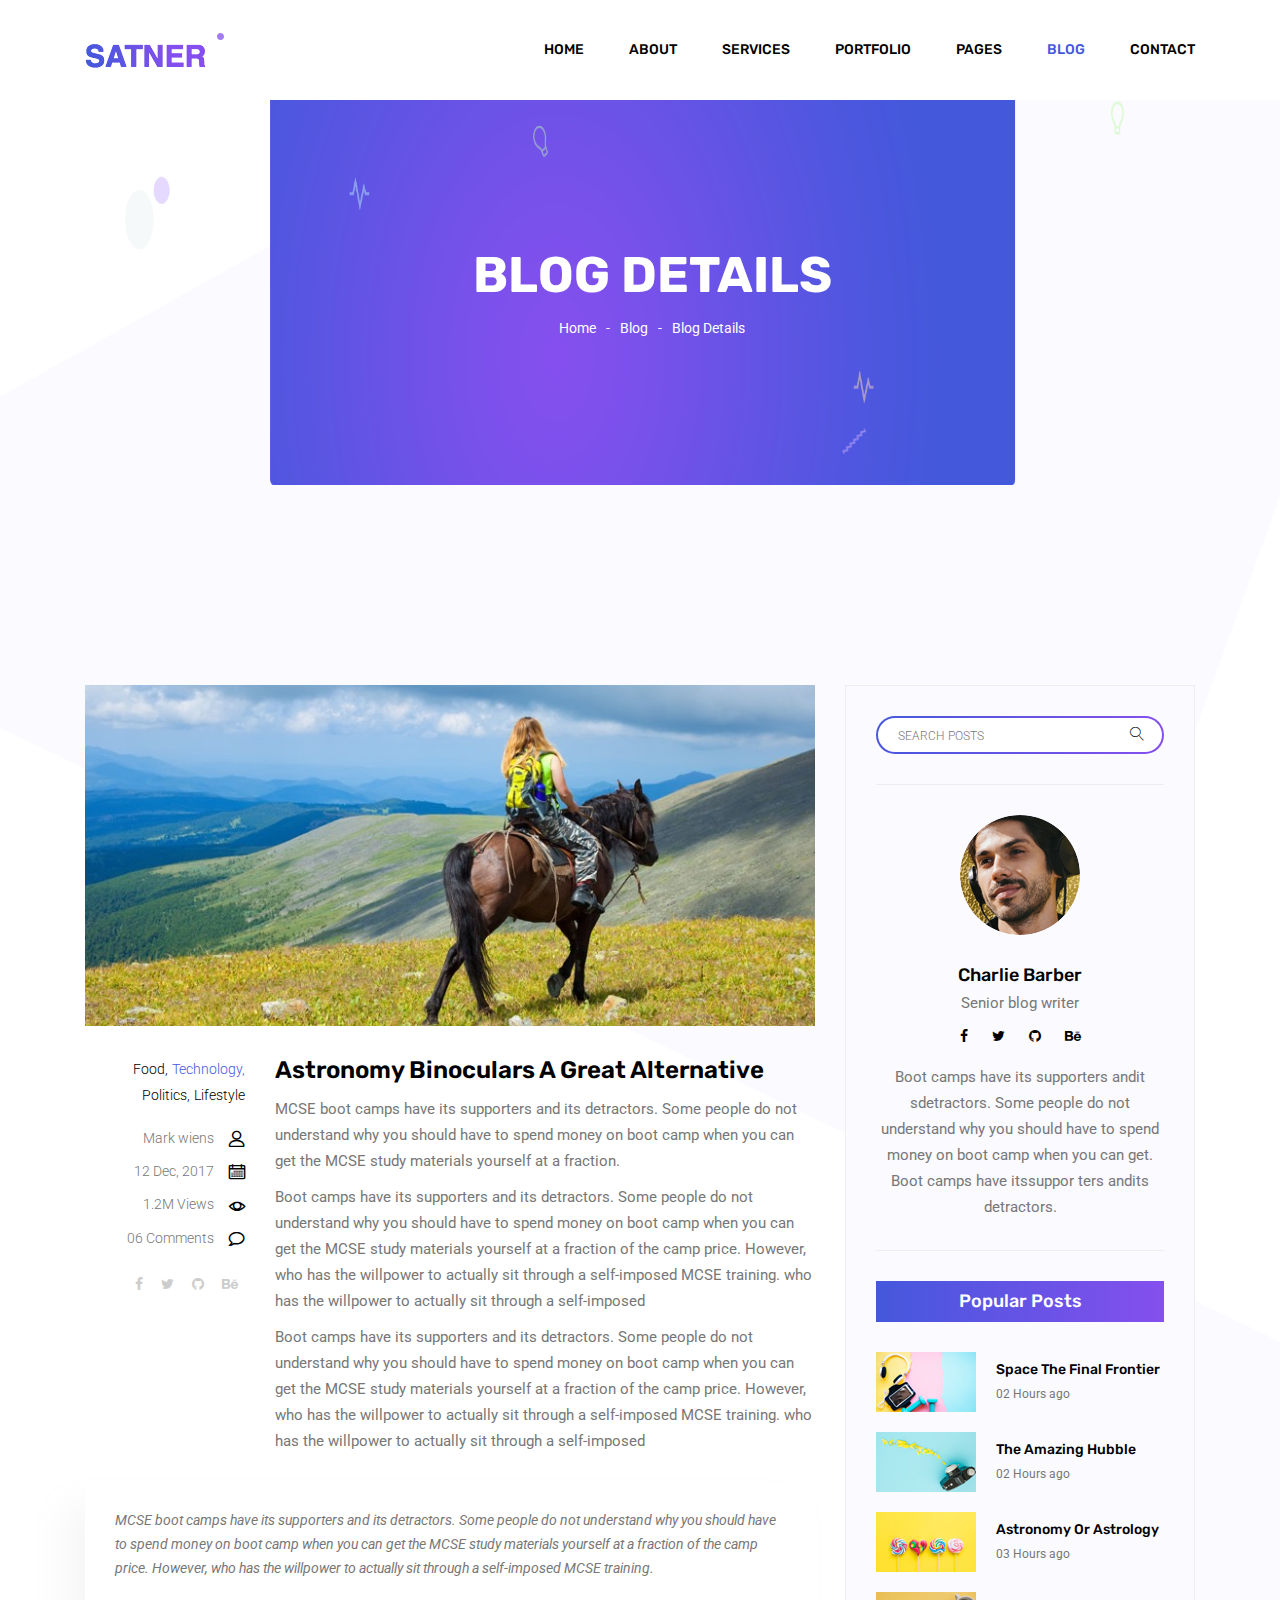
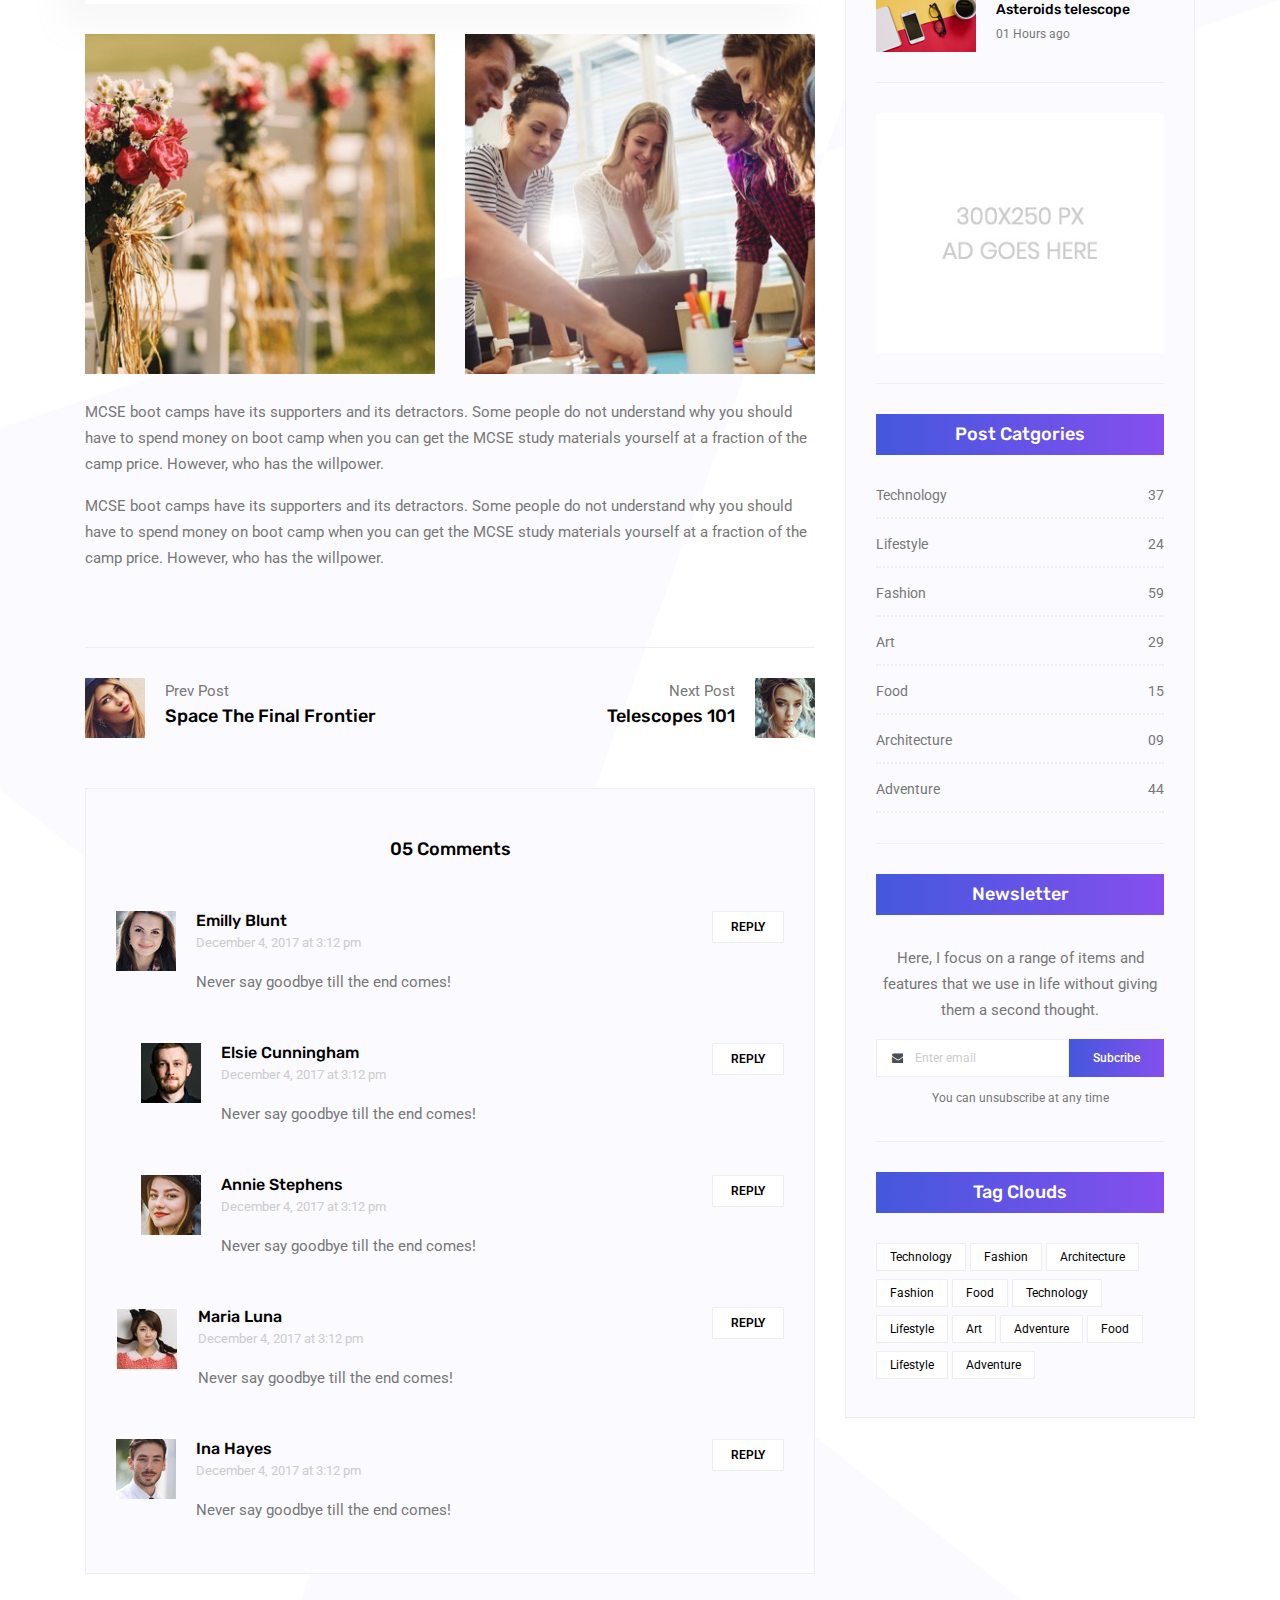
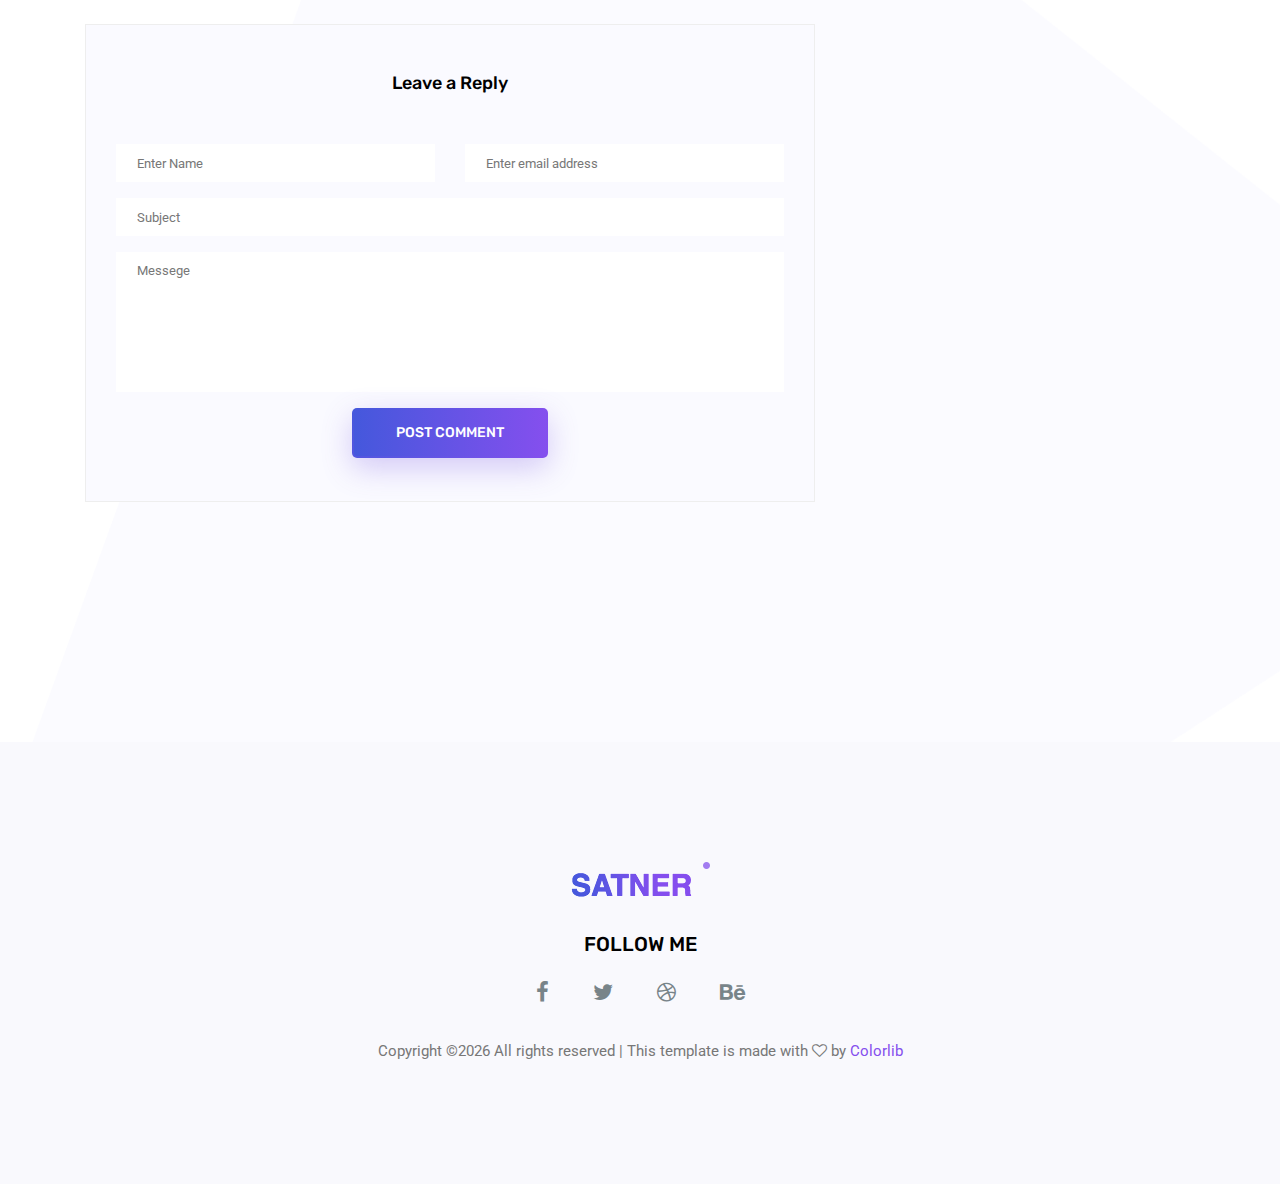
<file: single-blog.html>
<!doctype html>
<html lang="en">

<head>
	<!-- Required meta tags -->
	<meta charset="utf-8">
	<meta name="viewport" content="width=device-width, initial-scale=1, shrink-to-fit=no">
	<link rel="icon" href="img/favicon.png" type="image/png">
	<title>Blog Details</title>
	<!-- Bootstrap CSS -->
	<link rel="stylesheet" href="css/bootstrap.css">
	<link rel="stylesheet" href="vendors/linericon/style.css">
	<link rel="stylesheet" href="css/font-awesome.min.css">
	<link rel="stylesheet" href="vendors/owl-carousel/owl.carousel.min.css">
	<link rel="stylesheet" href="css/magnific-popup.css">
	<link rel="stylesheet" href="vendors/nice-select/css/nice-select.css">
	<!-- main css -->
	<link rel="stylesheet" href="css/style.css">
</head>

<body class="blog_version">

	<!--================ Start Header Area =================-->
	<header class="header_area">
		<div class="main_menu">
			<nav class="navbar navbar-expand-lg navbar-light">
				<div class="container">
					<!-- Brand and toggle get grouped for better mobile display -->
					<a class="navbar-brand logo_h" href="index.html"><img src="img/logo.png" alt=""></a>
					<button class="navbar-toggler" type="button" data-toggle="collapse" data-target="#navbarSupportedContent"
					 aria-controls="navbarSupportedContent" aria-expanded="false" aria-label="Toggle navigation">
						<span class="icon-bar"></span>
						<span class="icon-bar"></span>
						<span class="icon-bar"></span>
					</button>
					<!-- Collect the nav links, forms, and other content for toggling -->
					<div class="collapse navbar-collapse offset" id="navbarSupportedContent">
						<ul class="nav navbar-nav menu_nav justify-content-end">
							<li class="nav-item"><a class="nav-link" href="index.html">Home</a></li>
							<li class="nav-item"><a class="nav-link" href="about.html">About</a></li>
							<li class="nav-item"><a class="nav-link" href="services.html">Services</a></li>
							<li class="nav-item"><a class="nav-link" href="portfolio.html">Portfolio</a></li>
							<li class="nav-item submenu dropdown">
								<a href="#" class="nav-link dropdown-toggle" data-toggle="dropdown" role="button" aria-haspopup="true"
								 aria-expanded="false">Pages</a>
								<ul class="dropdown-menu">
                                    <li class="nav-item"><a class="nav-link" href="elements.html">Elements</a></li>
                                    <li class="nav-item"><a class="nav-link" href="portfolio-details.html">Portfolio Details</a></li>
								</ul>
							</li>
							<li class="nav-item submenu dropdown active">
								<a href="#" class="nav-link dropdown-toggle" data-toggle="dropdown" role="button" aria-haspopup="true"
								 aria-expanded="false">Blog</a>
								<ul class="dropdown-menu">
									<li class="nav-item"><a class="nav-link" href="blog.html">Blog</a></li>
									<li class="nav-item"><a class="nav-link" href="single-blog.html">Blog Details</a></li>
								</ul>
							</li>
							<li class="nav-item"><a class="nav-link" href="contact.html">Contact</a></li>
						</ul>
					</div>
				</div>
			</nav>
		</div>
	</header>
	<!--================ End Header Area =================-->

    <!--================ Start Banner Area =================-->
    <section class="banner_area">
        <div class="banner_inner d-flex align-items-center">
            <div class="container">
                <div class="banner_content text-center">
                    <h2>Blog Details</h2>
                    <div class="page_link">
                        <a href="index.html">Home</a>
                        <a href="blog.html">Blog</a>
                        <a href="single-blog.html">Blog Details</a>
                    </div>
                </div>
            </div>
        </div>
    </section>
    <!--================ End Banner Area =================-->
    
    <!--================Blog Area =================-->
    <section class="blog_area single-post-area section_gap">
        <div class="container">
            <div class="row">
                <div class="col-lg-8 posts-list">
                    <div class="single-post row">
                        <div class="col-lg-12">
                            <div class="feature-img">
                                <img class="img-fluid" src="img/blog/feature-img1.jpg" alt="">
                            </div>									
                        </div>
                        <div class="col-lg-3  col-md-3">
                            <div class="blog_info text-right">
                                <div class="post_tag">
                                    <a href="#">Food,</a>
                                    <a class="active" href="#">Technology,</a>
                                    <a href="#">Politics,</a>
                                    <a href="#">Lifestyle</a>
                                </div>
                                <ul class="blog_meta list">
                                    <li><a href="#">Mark wiens<i class="lnr lnr-user"></i></a></li>
                                    <li><a href="#">12 Dec, 2017<i class="lnr lnr-calendar-full"></i></a></li>
                                    <li><a href="#">1.2M Views<i class="lnr lnr-eye"></i></a></li>
                                    <li><a href="#">06 Comments<i class="lnr lnr-bubble"></i></a></li>
                                </ul>
                                <ul class="social-links">
                                    <li><a href="#"><i class="fa fa-facebook"></i></a></li>
                                    <li><a href="#"><i class="fa fa-twitter"></i></a></li>
                                    <li><a href="#"><i class="fa fa-github"></i></a></li>
                                    <li><a href="#"><i class="fa fa-behance"></i></a></li>
                                </ul>
                            </div>
                        </div>
                        <div class="col-lg-9 col-md-9 blog_details">
                            <h2>Astronomy Binoculars A Great Alternative</h2>
                            <p class="excert">
                                MCSE boot camps have its supporters and its detractors. Some people do not understand why you should have to spend money on boot camp when you can get the MCSE study materials yourself at a fraction.
                            </p>
                            <p>
                                Boot camps have its supporters and its detractors. Some people do not understand why you should have to spend money on boot camp when you can get the MCSE study materials yourself at a fraction of the camp price. However, who has the willpower to actually sit through a self-imposed MCSE training. who has the willpower to actually sit through a self-imposed
                            </p>
                            <p>
                                Boot camps have its supporters and its detractors. Some people do not understand why you should have to spend money on boot camp when you can get the MCSE study materials yourself at a fraction of the camp price. However, who has the willpower to actually sit through a self-imposed MCSE training. who has the willpower to actually sit through a self-imposed
                            </p>
                        </div>
                        <div class="col-lg-12">
                            <div class="quotes">
                                MCSE boot camps have its supporters and its detractors. Some people do not understand why you should have to spend money on boot camp when you can get the MCSE study materials yourself at a fraction of the camp price. However, who has the willpower to actually sit through a self-imposed MCSE training.										
                            </div>
                            <div class="row">
                                <div class="col-6">
                                    <img class="img-fluid" src="img/blog/post-img1.jpg" alt="">
                                </div>
                                <div class="col-6">
                                    <img class="img-fluid" src="img/blog/post-img2.jpg" alt="">
                                </div>	
                                <div class="col-lg-12 mt-25">
                                    <p>
                                        MCSE boot camps have its supporters and its detractors. Some people do not understand why you should have to spend money on boot camp when you can get the MCSE study materials yourself at a fraction of the camp price. However, who has the willpower.
                                    </p>
                                    <p>
                                        MCSE boot camps have its supporters and its detractors. Some people do not understand why you should have to spend money on boot camp when you can get the MCSE study materials yourself at a fraction of the camp price. However, who has the willpower.
                                    </p>											
                                </div>									
                            </div>
                        </div>
                    </div>
                    <div class="navigation-area">
                        <div class="row">
                            <div class="col-lg-6 col-md-6 col-12 nav-left flex-row d-flex justify-content-start align-items-center">
                                <div class="thumb">
                                    <a href="#"><img class="img-fluid" src="img/blog/prev.jpg" alt=""></a>
                                </div>
                                <div class="arrow">
                                    <a href="#"><span class="lnr text-white lnr-arrow-left"></span></a>
                                </div>
                                <div class="detials">
                                    <p>Prev Post</p>
                                    <a href="#"><h4>Space The Final Frontier</h4></a>
                                </div>
                            </div>
                            <div class="col-lg-6 col-md-6 col-12 nav-right flex-row d-flex justify-content-end align-items-center">
                                <div class="detials">
                                    <p>Next Post</p>
                                    <a href="#"><h4>Telescopes 101</h4></a>
                                </div>
                                <div class="arrow">
                                    <a href="#"><span class="lnr text-white lnr-arrow-right"></span></a>
                                </div>
                                <div class="thumb">
                                    <a href="#"><img class="img-fluid" src="img/blog/next.jpg" alt=""></a>
                                </div>										
                            </div>									
                        </div>
                    </div>
                    <div class="comments-area">
                        <h4>05 Comments</h4>
                        <div class="comment-list">
                            <div class="single-comment justify-content-between d-flex">
                                <div class="user justify-content-between d-flex">
                                    <div class="thumb">
                                        <img src="img/blog/c1.jpg" alt="">
                                    </div>
                                    <div class="desc">
                                        <h5><a href="#">Emilly Blunt</a></h5>
                                        <p class="date">December 4, 2017 at 3:12 pm </p>
                                        <p class="comment">
                                            Never say goodbye till the end comes!
                                        </p>
                                    </div>
                                </div>
                                <div class="reply-btn">
                                        <a href="" class="btn-reply text-uppercase">reply</a> 
                                </div>
                            </div>
                        </div>	
                        <div class="comment-list left-padding">
                            <div class="single-comment justify-content-between d-flex">
                                <div class="user justify-content-between d-flex">
                                    <div class="thumb">
                                        <img src="img/blog/c2.jpg" alt="">
                                    </div>
                                    <div class="desc">
                                        <h5><a href="#">Elsie Cunningham</a></h5>
                                        <p class="date">December 4, 2017 at 3:12 pm </p>
                                        <p class="comment">
                                            Never say goodbye till the end comes!
                                        </p>
                                    </div>
                                </div>
                                <div class="reply-btn">
                                        <a href="" class="btn-reply text-uppercase">reply</a> 
                                </div>
                            </div>
                        </div>	
                        <div class="comment-list left-padding">
                            <div class="single-comment justify-content-between d-flex">
                                <div class="user justify-content-between d-flex">
                                    <div class="thumb">
                                        <img src="img/blog/c3.jpg" alt="">
                                    </div>
                                    <div class="desc">
                                        <h5><a href="#">Annie Stephens</a></h5>
                                        <p class="date">December 4, 2017 at 3:12 pm </p>
                                        <p class="comment">
                                            Never say goodbye till the end comes!
                                        </p>
                                    </div>
                                </div>
                                <div class="reply-btn">
                                        <a href="" class="btn-reply text-uppercase">reply</a> 
                                </div>
                            </div>
                        </div>	
                        <div class="comment-list">
                            <div class="single-comment justify-content-between d-flex">
                                <div class="user justify-content-between d-flex">
                                    <div class="thumb">
                                        <img src="img/blog/c4.jpg" alt="">
                                    </div>
                                    <div class="desc">
                                        <h5><a href="#">Maria Luna</a></h5>
                                        <p class="date">December 4, 2017 at 3:12 pm </p>
                                        <p class="comment">
                                            Never say goodbye till the end comes!
                                        </p>
                                    </div>
                                </div>
                                <div class="reply-btn">
                                        <a href="" class="btn-reply text-uppercase">reply</a> 
                                </div>
                            </div>
                        </div>	
                        <div class="comment-list">
                            <div class="single-comment justify-content-between d-flex">
                                <div class="user justify-content-between d-flex">
                                    <div class="thumb">
                                        <img src="img/blog/c5.jpg" alt="">
                                    </div>
                                    <div class="desc">
                                        <h5><a href="#">Ina Hayes</a></h5>
                                        <p class="date">December 4, 2017 at 3:12 pm </p>
                                        <p class="comment">
                                            Never say goodbye till the end comes!
                                        </p>
                                    </div>
                                </div>
                                <div class="reply-btn">
                                        <a href="" class="btn-reply text-uppercase">reply</a> 
                                </div>
                            </div>
                        </div>	                                             				
                    </div>
                    <div class="comment-form">
                        <h4>Leave a Reply</h4>
                        <form>
                            <div class="form-group form-inline">
                                <div class="form-group col-lg-6 col-md-6 name">
                                <input type="text" class="form-control" id="name" placeholder="Enter Name" onfocus="this.placeholder = ''" onblur="this.placeholder = 'Enter Name'">
                                </div>
                                <div class="form-group col-lg-6 col-md-6 email">
                                <input type="email" class="form-control" id="email" placeholder="Enter email address" onfocus="this.placeholder = ''" onblur="this.placeholder = 'Enter email address'">
                                </div>										
                            </div>
                            <div class="form-group">
                                <input type="text" class="form-control" id="subject" placeholder="Subject" onfocus="this.placeholder = ''" onblur="this.placeholder = 'Subject'">
                            </div>
                            <div class="form-group">
                                <textarea class="form-control mb-10" rows="5" name="message" placeholder="Messege" onfocus="this.placeholder = ''" onblur="this.placeholder = 'Messege'" required=""></textarea>
                            </div>
                            <a href="#" class="primary-btn primary_btn"><span>Post Comment</span></a>	
                        </form>
                    </div>
                </div>
                <div class="col-lg-4">
                    <div class="blog_right_sidebar">
                        <aside class="single_sidebar_widget search_widget">
                            <div class="input-group">
                                <input type="text" class="form-control" placeholder="Search Posts">
                                <span class="input-group-btn">
                                    <button class="btn btn-default" type="button"><i class="lnr lnr-magnifier"></i></button>
                                </span>
                            </div><!-- /input-group -->
                            <div class="br"></div>
                        </aside>
                        <aside class="single_sidebar_widget author_widget">
                            <img class="author_img rounded-circle" src="img/blog/author.png" alt="">
                            <h4>Charlie Barber</h4>
                            <p>Senior blog writer</p>
                            <div class="social_icon">
                                <a href="#"><i class="fa fa-facebook"></i></a>
                                <a href="#"><i class="fa fa-twitter"></i></a>
                                <a href="#"><i class="fa fa-github"></i></a>
                                <a href="#"><i class="fa fa-behance"></i></a>
                            </div>
                            <p>Boot camps have its supporters andit sdetractors. Some people do not understand why you should have to spend money on boot camp when you can get. Boot camps have itssuppor ters andits detractors.</p>
                            <div class="br"></div>
                        </aside>
                        <aside class="single_sidebar_widget popular_post_widget">
                            <h3 class="widget_title">Popular Posts</h3>
                            <div class="media post_item">
                                <img src="img/blog/popular-post/post1.jpg" alt="post">
                                <div class="media-body">
                                    <a href="blog-details.html"><h3>Space The Final Frontier</h3></a>
                                    <p>02 Hours ago</p>
                                </div>
                            </div>
                            <div class="media post_item">
                                <img src="img/blog/popular-post/post2.jpg" alt="post">
                                <div class="media-body">
                                    <a href="blog-details.html"><h3>The Amazing Hubble</h3></a>
                                    <p>02 Hours ago</p>
                                </div>
                            </div>
                            <div class="media post_item">
                                <img src="img/blog/popular-post/post3.jpg" alt="post">
                                <div class="media-body">
                                    <a href="blog-details.html"><h3>Astronomy Or Astrology</h3></a>
                                    <p>03 Hours ago</p>
                                </div>
                            </div>
                            <div class="media post_item">
                                <img src="img/blog/popular-post/post4.jpg" alt="post">
                                <div class="media-body">
                                    <a href="blog-details.html"><h3>Asteroids telescope</h3></a>
                                    <p>01 Hours ago</p>
                                </div>
                            </div>
                            <div class="br"></div>
                        </aside>
                        <aside class="single_sidebar_widget ads_widget">
                            <a href="#"><img class="img-fluid" src="img/blog/add.jpg" alt=""></a>
                            <div class="br"></div>
                        </aside>
                        <aside class="single_sidebar_widget post_category_widget">
                            <h4 class="widget_title">Post Catgories</h4>
                            <ul class="list cat-list">
                                <li>
                                    <a href="#" class="d-flex justify-content-between">
                                        <p>Technology</p>
                                        <p>37</p>
                                    </a>
                                </li>
                                <li>
                                    <a href="#" class="d-flex justify-content-between">
                                        <p>Lifestyle</p>
                                        <p>24</p>
                                    </a>
                                </li>
                                <li>
                                    <a href="#" class="d-flex justify-content-between">
                                        <p>Fashion</p>
                                        <p>59</p>
                                    </a>
                                </li>
                                <li>
                                    <a href="#" class="d-flex justify-content-between">
                                        <p>Art</p>
                                        <p>29</p>
                                    </a>
                                </li>
                                <li>
                                    <a href="#" class="d-flex justify-content-between">
                                        <p>Food</p>
                                        <p>15</p>
                                    </a>
                                </li>
                                <li>
                                    <a href="#" class="d-flex justify-content-between">
                                        <p>Architecture</p>
                                        <p>09</p>
                                    </a>
                                </li>
                                <li>
                                    <a href="#" class="d-flex justify-content-between">
                                        <p>Adventure</p>
                                        <p>44</p>
                                    </a>
                                </li>															
                            </ul>
                            <div class="br"></div>
                        </aside>
                        <aside class="single-sidebar-widget newsletter_widget">
                            <h4 class="widget_title">Newsletter</h4>
                            <p>
                            Here, I focus on a range of items and features that we use in life without
                            giving them a second thought.
                            </p>
                            <div class="form-group d-flex flex-row">
                                <div class="input-group">
                                    <div class="input-group-prepend">
                                        <div class="input-group-text"><i class="fa fa-envelope" aria-hidden="true"></i></div>
                                    </div>
                                    <input type="text" class="form-control" id="inlineFormInputGroup" placeholder="Enter email" onfocus="this.placeholder = ''" onblur="this.placeholder = 'Enter email'">
                                </div>
                                <a href="#" class="bbtns">Subcribe</a>
                            </div>	
                            <p class="text-bottom">You can unsubscribe at any time</p>	
                            <div class="br"></div>							
                        </aside>
                        <aside class="single-sidebar-widget tag_cloud_widget">
                            <h4 class="widget_title">Tag Clouds</h4>
                            <ul class="list">
                                <li><a href="#">Technology</a></li>
                                <li><a href="#">Fashion</a></li>
                                <li><a href="#">Architecture</a></li>
                                <li><a href="#">Fashion</a></li>
                                <li><a href="#">Food</a></li>
                                <li><a href="#">Technology</a></li>
                                <li><a href="#">Lifestyle</a></li>
                                <li><a href="#">Art</a></li>
                                <li><a href="#">Adventure</a></li>
                                <li><a href="#">Food</a></li>
                                <li><a href="#">Lifestyle</a></li>
                                <li><a href="#">Adventure</a></li>
                            </ul>
                        </aside>
                    </div>
                </div>
            </div>
        </div>
    </section>
    <!--================Blog Area =================-->
        
    <!--================Footer Area =================-->
	<footer class="footer_area">
        <div class="container">
            <div class="row justify-content-center">
                <div class="col-lg-12">
                    <div class="footer_top flex-column">
                        <div class="footer_logo">
                            <a href="#">
                                <img src="img/logo.png" alt="">
                            </a>
                            <h4>Follow Me</h4>
                        </div>
                        <div class="footer_social">
                            <a href="#"><i class="fa fa-facebook"></i></a>
                            <a href="#"><i class="fa fa-twitter"></i></a>
                            <a href="#"><i class="fa fa-dribbble"></i></a>
                            <a href="#"><i class="fa fa-behance"></i></a>
                        </div>
                    </div>
                </div>
            </div>
            <div class="row footer_bottom justify-content-center">
                <p class="col-lg-8 col-sm-12 footer-text">
                    <!-- Link back to Colorlib can't be removed. Template is licensed under CC BY 3.0. -->
Copyright &copy;<script>document.write(new Date().getFullYear());</script> All rights reserved | This template is made with <i class="fa fa-heart-o" aria-hidden="true"></i> by <a href="https://colorlib.com" target="_blank">Colorlib</a>
<!-- Link back to Colorlib can't be removed. Template is licensed under CC BY 3.0. --></p>
            </div>
        </div>
    </footer>
    <!--================End Footer Area =================-->
       
        <!-- Optional JavaScript -->
        <!-- jQuery first, then Popper.js, then Bootstrap JS -->
        <script src="js/jquery-3.2.1.min.js"></script>
        <script src="js/popper.js"></script>
        <script src="js/bootstrap.min.js"></script>
        <script src="js/stellar.js"></script>
        <script src="vendors/lightbox/simpleLightbox.min.js"></script>
        <script src="vendors/nice-select/js/jquery.nice-select.min.js"></script>
        <script src="vendors/isotope/imagesloaded.pkgd.min.js"></script>
        <script src="vendors/isotope/isotope-min.js"></script>
        <script src="vendors/owl-carousel/owl.carousel.min.js"></script>
        <script src="js/jquery.ajaxchimp.min.js"></script>
        <script src="js/mail-script.js"></script>
        <script src="js/theme.js"></script>
    </body>
    </html>
</file>
<file: vendors/linericon/style.css>
@font-face {
	font-family: 'Linearicons-Free';
	src:url('fonts/Linearicons-Free.eot?w118d');
	src:url('fonts/Linearicons-Free.eot?#iefixw118d') format('embedded-opentype'),
		url('fonts/Linearicons-Free.woff2?w118d') format('woff2'),
		url('fonts/Linearicons-Free.woff?w118d') format('woff'),
		url('fonts/Linearicons-Free.ttf?w118d') format('truetype'),
		url('fonts/Linearicons-Free.svg?w118d#Linearicons-Free') format('svg');
	font-weight: normal;
	font-style: normal;
}

.lnr {
	font-family: 'Linearicons-Free';
	speak: none;
	font-style: normal;
	font-weight: normal;
	font-variant: normal;
	text-transform: none;
	line-height: 1;

	/* Better Font Rendering =========== */
	-webkit-font-smoothing: antialiased;
	-moz-osx-font-smoothing: grayscale;
}

.lnr-home:before {
	content: "\e800";
}
.lnr-apartment:before {
	content: "\e801";
}
.lnr-pencil:before {
	content: "\e802";
}
.lnr-magic-wand:before {
	content: "\e803";
}
.lnr-drop:before {
	content: "\e804";
}
.lnr-lighter:before {
	content: "\e805";
}
.lnr-poop:before {
	content: "\e806";
}
.lnr-sun:before {
	content: "\e807";
}
.lnr-moon:before {
	content: "\e808";
}
.lnr-cloud:before {
	content: "\e809";
}
.lnr-cloud-upload:before {
	content: "\e80a";
}
.lnr-cloud-download:before {
	content: "\e80b";
}
.lnr-cloud-sync:before {
	content: "\e80c";
}
.lnr-cloud-check:before {
	content: "\e80d";
}
.lnr-database:before {
	content: "\e80e";
}
.lnr-lock:before {
	content: "\e80f";
}
.lnr-cog:before {
	content: "\e810";
}
.lnr-trash:before {
	content: "\e811";
}
.lnr-dice:before {
	content: "\e812";
}
.lnr-heart:before {
	content: "\e813";
}
.lnr-star:before {
	content: "\e814";
}
.lnr-star-half:before {
	content: "\e815";
}
.lnr-star-empty:before {
	content: "\e816";
}
.lnr-flag:before {
	content: "\e817";
}
.lnr-envelope:before {
	content: "\e818";
}
.lnr-paperclip:before {
	content: "\e819";
}
.lnr-inbox:before {
	content: "\e81a";
}
.lnr-eye:before {
	content: "\e81b";
}
.lnr-printer:before {
	content: "\e81c";
}
.lnr-file-empty:before {
	content: "\e81d";
}
.lnr-file-add:before {
	content: "\e81e";
}
.lnr-enter:before {
	content: "\e81f";
}
.lnr-exit:before {
	content: "\e820";
}
.lnr-graduation-hat:before {
	content: "\e821";
}
.lnr-license:before {
	content: "\e822";
}
.lnr-music-note:before {
	content: "\e823";
}
.lnr-film-play:before {
	content: "\e824";
}
.lnr-camera-video:before {
	content: "\e825";
}
.lnr-camera:before {
	content: "\e826";
}
.lnr-picture:before {
	content: "\e827";
}
.lnr-book:before {
	content: "\e828";
}
.lnr-bookmark:before {
	content: "\e829";
}
.lnr-user:before {
	content: "\e82a";
}
.lnr-users:before {
	content: "\e82b";
}
.lnr-shirt:before {
	content: "\e82c";
}
.lnr-store:before {
	content: "\e82d";
}
.lnr-cart:before {
	content: "\e82e";
}
.lnr-tag:before {
	content: "\e82f";
}
.lnr-phone-handset:before {
	content: "\e830";
}
.lnr-phone:before {
	content: "\e831";
}
.lnr-pushpin:before {
	content: "\e832";
}
.lnr-map-marker:before {
	content: "\e833";
}
.lnr-map:before {
	content: "\e834";
}
.lnr-location:before {
	content: "\e835";
}
.lnr-calendar-full:before {
	content: "\e836";
}
.lnr-keyboard:before {
	content: "\e837";
}
.lnr-spell-check:before {
	content: "\e838";
}
.lnr-screen:before {
	content: "\e839";
}
.lnr-smartphone:before {
	content: "\e83a";
}
.lnr-tablet:before {
	content: "\e83b";
}
.lnr-laptop:before {
	content: "\e83c";
}
.lnr-laptop-phone:before {
	content: "\e83d";
}
.lnr-power-switch:before {
	content: "\e83e";
}
.lnr-bubble:before {
	content: "\e83f";
}
.lnr-heart-pulse:before {
	content: "\e840";
}
.lnr-construction:before {
	content: "\e841";
}
.lnr-pie-chart:before {
	content: "\e842";
}
.lnr-chart-bars:before {
	content: "\e843";
}
.lnr-gift:before {
	content: "\e844";
}
.lnr-diamond:before {
	content: "\e845";
}
.lnr-linearicons:before {
	content: "\e846";
}
.lnr-dinner:before {
	content: "\e847";
}
.lnr-coffee-cup:before {
	content: "\e848";
}
.lnr-leaf:before {
	content: "\e849";
}
.lnr-paw:before {
	content: "\e84a";
}
.lnr-rocket:before {
	content: "\e84b";
}
.lnr-briefcase:before {
	content: "\e84c";
}
.lnr-bus:before {
	content: "\e84d";
}
.lnr-car:before {
	content: "\e84e";
}
.lnr-train:before {
	content: "\e84f";
}
.lnr-bicycle:before {
	content: "\e850";
}
.lnr-wheelchair:before {
	content: "\e851";
}
.lnr-select:before {
	content: "\e852";
}
.lnr-earth:before {
	content: "\e853";
}
.lnr-smile:before {
	content: "\e854";
}
.lnr-sad:before {
	content: "\e855";
}
.lnr-neutral:before {
	content: "\e856";
}
.lnr-mustache:before {
	content: "\e857";
}
.lnr-alarm:before {
	content: "\e858";
}
.lnr-bullhorn:before {
	content: "\e859";
}
.lnr-volume-high:before {
	content: "\e85a";
}
.lnr-volume-medium:before {
	content: "\e85b";
}
.lnr-volume-low:before {
	content: "\e85c";
}
.lnr-volume:before {
	content: "\e85d";
}
.lnr-mic:before {
	content: "\e85e";
}
.lnr-hourglass:before {
	content: "\e85f";
}
.lnr-undo:before {
	content: "\e860";
}
.lnr-redo:before {
	content: "\e861";
}
.lnr-sync:before {
	content: "\e862";
}
.lnr-history:before {
	content: "\e863";
}
.lnr-clock:before {
	content: "\e864";
}
.lnr-download:before {
	content: "\e865";
}
.lnr-upload:before {
	content: "\e866";
}
.lnr-enter-down:before {
	content: "\e867";
}
.lnr-exit-up:before {
	content: "\e868";
}
.lnr-bug:before {
	content: "\e869";
}
.lnr-code:before {
	content: "\e86a";
}
.lnr-link:before {
	content: "\e86b";
}
.lnr-unlink:before {
	content: "\e86c";
}
.lnr-thumbs-up:before {
	content: "\e86d";
}
.lnr-thumbs-down:before {
	content: "\e86e";
}
.lnr-magnifier:before {
	content: "\e86f";
}
.lnr-cross:before {
	content: "\e870";
}
.lnr-menu:before {
	content: "\e871";
}
.lnr-list:before {
	content: "\e872";
}
.lnr-chevron-up:before {
	content: "\e873";
}
.lnr-chevron-down:before {
	content: "\e874";
}
.lnr-chevron-left:before {
	content: "\e875";
}
.lnr-chevron-right:before {
	content: "\e876";
}
.lnr-arrow-up:before {
	content: "\e877";
}
.lnr-arrow-down:before {
	content: "\e878";
}
.lnr-arrow-left:before {
	content: "\e879";
}
.lnr-arrow-right:before {
	content: "\e87a";
}
.lnr-move:before {
	content: "\e87b";
}
.lnr-warning:before {
	content: "\e87c";
}
.lnr-question-circle:before {
	content: "\e87d";
}
.lnr-menu-circle:before {
	content: "\e87e";
}
.lnr-checkmark-circle:before {
	content: "\e87f";
}
.lnr-cross-circle:before {
	content: "\e880";
}
.lnr-plus-circle:before {
	content: "\e881";
}
.lnr-circle-minus:before {
	content: "\e882";
}
.lnr-arrow-up-circle:before {
	content: "\e883";
}
.lnr-arrow-down-circle:before {
	content: "\e884";
}
.lnr-arrow-left-circle:before {
	content: "\e885";
}
.lnr-arrow-right-circle:before {
	content: "\e886";
}
.lnr-chevron-up-circle:before {
	content: "\e887";
}
.lnr-chevron-down-circle:before {
	content: "\e888";
}
.lnr-chevron-left-circle:before {
	content: "\e889";
}
.lnr-chevron-right-circle:before {
	content: "\e88a";
}
.lnr-crop:before {
	content: "\e88b";
}
.lnr-frame-expand:before {
	content: "\e88c";
}
.lnr-frame-contract:before {
	content: "\e88d";
}
.lnr-layers:before {
	content: "\e88e";
}
.lnr-funnel:before {
	content: "\e88f";
}
.lnr-text-format:before {
	content: "\e890";
}
.lnr-text-format-remove:before {
	content: "\e891";
}
.lnr-text-size:before {
	content: "\e892";
}
.lnr-bold:before {
	content: "\e893";
}
.lnr-italic:before {
	content: "\e894";
}
.lnr-underline:before {
	content: "\e895";
}
.lnr-strikethrough:before {
	content: "\e896";
}
.lnr-highlight:before {
	content: "\e897";
}
.lnr-text-align-left:before {
	content: "\e898";
}
.lnr-text-align-center:before {
	content: "\e899";
}
.lnr-text-align-right:before {
	content: "\e89a";
}
.lnr-text-align-justify:before {
	content: "\e89b";
}
.lnr-line-spacing:before {
	content: "\e89c";
}
.lnr-indent-increase:before {
	content: "\e89d";
}
.lnr-indent-decrease:before {
	content: "\e89e";
}
.lnr-pilcrow:before {
	content: "\e89f";
}
.lnr-direction-ltr:before {
	content: "\e8a0";
}
.lnr-direction-rtl:before {
	content: "\e8a1";
}
.lnr-page-break:before {
	content: "\e8a2";
}
.lnr-sort-alpha-asc:before {
	content: "\e8a3";
}
.lnr-sort-amount-asc:before {
	content: "\e8a4";
}
.lnr-hand:before {
	content: "\e8a5";
}
.lnr-pointer-up:before {
	content: "\e8a6";
}
.lnr-pointer-right:before {
	content: "\e8a7";
}
.lnr-pointer-down:before {
	content: "\e8a8";
}
.lnr-pointer-left:before {
	content: "\e8a9";
}
</file>
<file: vendors/nice-select/css/nice-select.css>
.nice-select {
  -webkit-tap-highlight-color: transparent;
  background-color: #fff;
  border-radius: 5px;
  border: solid 1px #e8e8e8;
  box-sizing: border-box;
  clear: both;
  cursor: pointer;
  display: block;
  float: left;
  font-family: inherit;
  font-size: 14px;
  font-weight: normal;
  height: 42px;
  line-height: 40px;
  outline: none;
  padding-left: 18px;
  padding-right: 30px;
  position: relative;
  text-align: left !important;
  -webkit-transition: all 0.2s ease-in-out;
  transition: all 0.2s ease-in-out;
  -webkit-user-select: none;
     -moz-user-select: none;
      -ms-user-select: none;
          user-select: none;
  white-space: nowrap;
  width: auto; }
  .nice-select:hover {
    border-color: #dbdbdb; }
  .nice-select:active, .nice-select.open, .nice-select:focus {
    border-color: #999; }
  .nice-select:after {
    border-bottom: 2px solid #999;
    border-right: 2px solid #999;
    content: '';
    display: block;
    height: 5px;
    margin-top: -4px;
    pointer-events: none;
    position: absolute;
    right: 12px;
    top: 50%;
    -webkit-transform-origin: 66% 66%;
        -ms-transform-origin: 66% 66%;
            transform-origin: 66% 66%;
    -webkit-transform: rotate(45deg);
        -ms-transform: rotate(45deg);
            transform: rotate(45deg);
    -webkit-transition: all 0.15s ease-in-out;
    transition: all 0.15s ease-in-out;
    width: 5px; }
  .nice-select.open:after {
    -webkit-transform: rotate(-135deg);
        -ms-transform: rotate(-135deg);
            transform: rotate(-135deg); }
  .nice-select.open .list {
    opacity: 1;
    pointer-events: auto;
    -webkit-transform: scale(1) translateY(0);
        -ms-transform: scale(1) translateY(0);
            transform: scale(1) translateY(0); }
  .nice-select.disabled {
    border-color: #ededed;
    color: #999;
    pointer-events: none; }
    .nice-select.disabled:after {
      border-color: #cccccc; }
  .nice-select.wide {
    width: 100%; }
    .nice-select.wide .list {
      left: 0 !important;
      right: 0 !important; }
  .nice-select.right {
    float: right; }
    .nice-select.right .list {
      left: auto;
      right: 0; }
  .nice-select.small {
    font-size: 12px;
    height: 36px;
    line-height: 34px; }
    .nice-select.small:after {
      height: 4px;
      width: 4px; }
    .nice-select.small .option {
      line-height: 34px;
      min-height: 34px; }
  .nice-select .list {
    background-color: #fff;
    border-radius: 5px;
    box-shadow: 0 0 0 1px rgba(68, 68, 68, 0.11);
    box-sizing: border-box;
    margin-top: 4px;
    opacity: 0;
    overflow: hidden;
    padding: 0;
    pointer-events: none;
    position: absolute;
    top: 100%;
    left: 0;
    -webkit-transform-origin: 50% 0;
        -ms-transform-origin: 50% 0;
            transform-origin: 50% 0;
    -webkit-transform: scale(0.75) translateY(-21px);
        -ms-transform: scale(0.75) translateY(-21px);
            transform: scale(0.75) translateY(-21px);
    -webkit-transition: all 0.2s cubic-bezier(0.5, 0, 0, 1.25), opacity 0.15s ease-out;
    transition: all 0.2s cubic-bezier(0.5, 0, 0, 1.25), opacity 0.15s ease-out;
    z-index: 9; }
    .nice-select .list:hover .option:not(:hover) {
      background-color: transparent !important; }
  .nice-select .option {
    cursor: pointer;
    font-weight: 400;
    line-height: 40px;
    list-style: none;
    min-height: 40px;
    outline: none;
    padding-left: 18px;
    padding-right: 29px;
    text-align: left;
    -webkit-transition: all 0.2s;
    transition: all 0.2s; }
    .nice-select .option:hover, .nice-select .option.focus, .nice-select .option.selected.focus {
      background-color: #f6f6f6; }
    .nice-select .option.selected {
      font-weight: bold; }
    .nice-select .option.disabled {
      background-color: transparent;
      color: #999;
      cursor: default; }

.no-csspointerevents .nice-select .list {
  display: none; }

.no-csspointerevents .nice-select.open .list {
  display: block; }
</file>
<file: css/style.css>
/*----------------------------------------------------
@File: Default Styles
@Author: SPONDON IT

This file contains the styling for the actual theme, this
is the file you need to edit to change the look of the
theme.
---------------------------------------------------- */
/*=====================================================================
@Template Name: HostHub Construction
@Developed By: Naim Lasker
Author E-mail: naimlasker@gmail.com

=====================================================================*/
/*----------------------------------------------------*/
/*font Variables*/
/*Color Variables*/
/*=================== fonts ====================*/
@import url("https://fonts.googleapis.com/css?family=Roboto:400,500|Rubik:500,700");
/*---------------------------------------------------- */
/*----------------------------------------------------*/
/* Medium Layout: 1280px */
/* Tablet Layout: 768px */
/* Mobile Layout: 320px */
/* Wide Mobile Layout: 480px */
/*---------------------------------------------------- */
/*----------------------------------------------------*/
body {
  line-height: 26px;
  font-size: 15px;
  font-family: "Roboto", sans-serif;
  font-weight: 400;
  color: #777777;
  background: url(../img/body-bg.png) no-repeat center; }

h1,
h2,
h3,
h4,
h5,
h6 {
  font-family: "Rubik", sans-serif;
  font-weight: 500;
  color: #000000; }

.list {
  list-style: none;
  margin: 0px;
  padding: 0px; }

a {
  text-decoration: none;
  transition: all 0.3s ease-in-out; }
  a:hover, a:focus {
    text-decoration: none;
    outline: none; }

button:focus {
  outline: none;
  box-shadow: none; }

.mt-25 {
  margin-top: 25px; }

.p0 {
  padding-left: 0px;
  padding-right: 0px; }

.white_bg {
  background: #fff !important; }

.mb-50 {
  margin-bottom: 50px; }

.ml-15 {
  margin-left: 15px; }

.ml-20 {
  margin-left: 20px; }

.mt-50 {
  margin-top: 50px; }

/*---------------------------------------------------- */
/*----------------------------------------------------*/
.section_gap {
  padding: 200px 0; }
  @media (max-width: 1199px) {
    .section_gap {
      padding: 80px 0; } }

.section_gap_top {
  padding-top: 200px; }
  @media (max-width: 1199px) {
    .section_gap_top {
      padding-top: 80px; } }

.section_gap_bottom {
  padding-bottom: 200px; }
  @media (max-width: 1199px) {
    .section_gap_bottom {
      padding-bottom: 80px; } }

/* Main Title Area css
============================================================================================ */
.main_title {
  text-align: center;
  margin-bottom: 100px; }
  @media (max-width: 1199px) {
    .main_title {
      margin-bottom: 50px; } }
  .main_title h2 {
    font-size: 36px;
    font-weight: 700;
    margin-bottom: 15px;
    line-height: 50px;
    text-transform: uppercase; }
    @media (max-width: 991px) {
      .main_title h2 br {
        display: none; } }
    @media (max-width: 767px) {
      .main_title h2 {
        font-size: 30px;
        line-height: 34px; } }
  .main_title p {
    margin-bottom: 0px; }
    @media (max-width: 991px) {
      .main_title p br {
        display: none; } }
  .main_title.white h2 {
    color: #fff; }
  .main_title.white p {
    color: #fff;
    opacity: .6; }

/* End Main Title Area css
============================================================================================ */
/* Start Gradient Area css
============================================================================================ */
.gradient-bg, .header_area .navbar .nav .nav-item.submenu ul .nav-item:hover .nav-link, .blog_right_sidebar .widget_title, .blog_right_sidebar .newsletter_widget .bbtns, .blog_right_sidebar .tag_cloud_widget ul li a:hover, .blog-pagination .page-item.active .page-link, .blog-pagination .page-link:hover, .comments-area .btn-reply:hover {
  background: -webkit-linear-gradient(90deg, #4458dc 0%, #854fee 100%);
  background: -moz-linear-gradient(90deg, #4458dc 0%, #854fee 100%);
  background: -o-linear-gradient(90deg, #4458dc 0%, #854fee 100%);
  background: linear-gradient(90deg, #4458dc 0%, #854fee 100%); }

.border-gradient {
  border-image: -webkit-linear-gradient(90deg, #4458dc 0%, #854fee 100%);
  border-image: -moz-linear-gradient(90deg, #4458dc 0%, #854fee 100%);
  border-image: -o-linear-gradient(90deg, #4458dc 0%, #854fee 100%);
  border-image: linear-gradient(90deg, #4458dc 0%, #854fee 100%); }

.gradient-bg2 {
  background: -webkit-linear-gradient(90deg, #4458dc 0%, #854fee 100%);
  background: -moz-linear-gradient(90deg, #4458dc 0%, #854fee 100%);
  background: -o-linear-gradient(90deg, #4458dc 0%, #854fee 100%);
  background: linear-gradient(90deg, #4458dc 0%, #854fee 100%); }

.gradient-color, .contact_info .info_item i {
  background: -webkit-linear-gradient(90deg, #4458dc 0%, #854fee 100%);
  background: -moz-linear-gradient(90deg, #4458dc 0%, #854fee 100%);
  background: -o-linear-gradient(90deg, #4458dc 0%, #854fee 100%);
  background: linear-gradient(90deg, #4458dc 0%, #854fee 100%);
  -webkit-background-clip: text;
  -webkit-text-fill-color: transparent; }

/* End Gradient Area css
============================================================================================ */
.primary_btn {
  display: inline-block;
  color: #fff;
  letter-spacing: 0px;
  font-family: "Rubik", sans-serif;
  font-weight: 500;
  font-size: 14px;
  line-height: 46px;
  outline: none !important;
  text-align: center;
  cursor: pointer;
  text-transform: uppercase;
  border-radius: 5px;
  background-origin: border-box;
  background-clip: content-box, border-box;
  background-image: linear-gradient(to right, #4458dc 0%, #854fee 100%), radial-gradient(circle at top left, #4458dc, #854fee);
  border: double 2px transparent;
  box-shadow: 0px 10px 30px rgba(118, 85, 225, 0.3); }
  .primary_btn span {
    padding: 0 42px; }
  .primary_btn.tr-bg {
    background-image: linear-gradient(#ffffff, #ffffff), radial-gradient(circle at top left, #4458dc, #854fee);
    border: 2px solid transparent;
    color: #222222;
    box-shadow: none; }
    .primary_btn.tr-bg:hover {
      background-image: linear-gradient(to right, #4458dc 0%, #854fee 100%), radial-gradient(circle at top left, #4458dc, #854fee);
      border: double 2px transparent;
      color: #ffffff;
      box-shadow: 0px 10px 30px rgba(118, 85, 225, 0.3); }
  .primary_btn:hover {
    background-image: linear-gradient(#ffffff, #ffffff), radial-gradient(circle at top left, #4458dc, #854fee);
    border: 2px solid #854fee;
    color: #222222;
    box-shadow: none;
    background-clip: border-box; }

.overlay {
  position: absolute;
  left: 0;
  top: 0;
  height: 100%;
  width: 100%; }

/*---------------------------------------------------- */
/*----------------------------------------------------*/
.header_area {
  position: absolute;
  width: 100%;
  z-index: 9999;
  background: #ffffff; }
  .header_area .menu_nav {
    width: 100%; }
  .header_area .navbar {
    background: transparent;
    padding: 0px;
    border: 0px;
    border-radius: 0px;
    width: 100%; }
    .header_area .navbar .nav .nav-item {
      margin-right: 45px; }
      .header_area .navbar .nav .nav-item .nav-link {
        font: 500 14px/100px "Rubik", sans-serif;
        text-transform: uppercase;
        color: #000000;
        padding: 0px;
        display: inline-block; }
        .header_area .navbar .nav .nav-item .nav-link:after {
          display: none; }
      .header_area .navbar .nav .nav-item:hover .nav-link, .header_area .navbar .nav .nav-item.active .nav-link {
        color: #4458dc; }
      .header_area .navbar .nav .nav-item.submenu {
        position: relative; }
        .header_area .navbar .nav .nav-item.submenu ul {
          border: none;
          padding: 0px;
          border-radius: 0px;
          box-shadow: none;
          margin: 0px;
          background: #fff; }
          @media (min-width: 992px) {
            .header_area .navbar .nav .nav-item.submenu ul {
              position: absolute;
              top: 120%;
              left: 0px;
              min-width: 200px;
              text-align: left;
              opacity: 0;
              transition: all 300ms ease-in;
              visibility: hidden;
              display: block;
              border: none;
              padding: 0px;
              border-radius: 0px;
              box-shadow: 0px 10px 30px 0px rgba(0, 0, 0, 0.1); } }
          .header_area .navbar .nav .nav-item.submenu ul:before {
            content: "";
            width: 0;
            height: 0;
            border-style: solid;
            border-width: 10px 10px 0 10px;
            border-color: #eeeeee transparent transparent transparent;
            position: absolute;
            right: 24px;
            top: 45px;
            z-index: 3;
            opacity: 0;
            transition: all 400ms linear; }
          .header_area .navbar .nav .nav-item.submenu ul .nav-item {
            display: block;
            float: none;
            margin-right: 0px;
            border-bottom: 1px solid #ededed;
            margin-left: 0px;
            transition: all 0.4s linear; }
            .header_area .navbar .nav .nav-item.submenu ul .nav-item .nav-link {
              line-height: 45px;
              color: #000000;
              padding: 0px 30px;
              transition: all 150ms linear;
              display: block;
              text-transform: capitalize;
              margin-right: 0px; }
            .header_area .navbar .nav .nav-item.submenu ul .nav-item:last-child {
              border-bottom: none; }
            .header_area .navbar .nav .nav-item.submenu ul .nav-item:hover .nav-link {
              color: #fff; }
        @media (min-width: 992px) {
          .header_area .navbar .nav .nav-item.submenu:hover ul {
            visibility: visible;
            opacity: 1;
            top: 100%; } }
        .header_area .navbar .nav .nav-item.submenu:hover ul .nav-item {
          margin-top: 0px; }
      .header_area .navbar .nav .nav-item:last-child {
        margin-right: 0px; }
  .header_area.navbar_fixed .main_menu {
    position: fixed;
    width: 100%;
    top: -70px;
    left: 0;
    right: 0;
    background: #ffffff;
    transform: translateY(70px);
    transition: transform 500ms ease, background 500ms ease;
    -webkit-transition: transform 500ms ease, background 500ms ease;
    box-shadow: 0px 3px 16px 0px rgba(0, 0, 0, 0.1); }
    .header_area.navbar_fixed .main_menu .navbar .nav .nav-item .nav-link {
      line-height: 70px; }
  @media (min-width: 992px) {
    .header_area.white_menu .navbar .navbar-brand img {
      display: none; }
      .header_area.white_menu .navbar .navbar-brand img + img {
        display: inline-block; } }
  @media (max-width: 991px) {
    .header_area.white_menu .navbar .navbar-brand img {
      display: inline-block; }
      .header_area.white_menu .navbar .navbar-brand img + img {
        display: none; } }
  .header_area.white_menu .navbar .nav .nav-item .nav-link {
    color: #fff; }
  .header_area.white_menu.navbar_fixed .main_menu .navbar .navbar-brand img {
    display: inline-block; }
    .header_area.white_menu.navbar_fixed .main_menu .navbar .navbar-brand img + img {
      display: none; }
  .header_area.white_menu.navbar_fixed .main_menu .navbar .nav .nav-item .nav-link {
    line-height: 70px;
    color: #000000; }

.owl-carousel.off {
  display: -ms-flexbox;
  display: flex; }

/*---------------------------------------------------- */
/*----------------------------------------------------*/
/* Home Banner Area css
============================================================================================ */
.home_banner_area {
  z-index: 1;
  background: url(../img/banner/home-banner.png) no-repeat top center;
  background-position: center;
  background-size: cover; }
  .home_banner_area .banner_inner {
    width: 100%; }
    .home_banner_area .banner_inner .home_right_img {
      padding-top: 197px; }
      @media (max-width: 1480px) {
        .home_banner_area .banner_inner .home_right_img img {
          max-width: 100%;
          height: auto; } }
      @media (max-width: 991px) {
        .home_banner_area .banner_inner .home_right_img {
          display: none; } }
    .home_banner_area .banner_inner .col-lg-7 {
      vertical-align: middle;
      align-self: center; }
    .home_banner_area .banner_inner .banner_content {
      text-align: left; }
      @media (max-width: 991px) {
        .home_banner_area .banner_inner .banner_content {
          margin-top: 150px; } }
      .home_banner_area .banner_inner .banner_content h3 {
        font-size: 40px;
        margin-bottom: 20px;
        position: relative; }
        .home_banner_area .banner_inner .banner_content h3:after {
          content: '';
          width: 410px;
          height: 2px;
          position: absolute;
          top: 50%;
          left: 23%;
          background: #000000; }
          @media (max-width: 575px) {
            .home_banner_area .banner_inner .banner_content h3:after {
              display: none; } }
      .home_banner_area .banner_inner .banner_content h1 {
        margin-top: 20px;
        font-size: 70px;
        line-height: 60px;
        margin-bottom: 25px; }
        @media (max-width: 1024px) {
          .home_banner_area .banner_inner .banner_content h1 {
            font-size: 60px; } }
        @media (max-width: 767px) {
          .home_banner_area .banner_inner .banner_content h1 {
            font-size: 50px; } }
      .home_banner_area .banner_inner .banner_content h5 {
        font-size: 24px;
        margin-bottom: 35px; }
      .home_banner_area .banner_inner .banner_content .primary_btn {
        margin-right: 20px; }

.banner_area {
  position: relative;
  z-index: 1;
  min-height: 485px; }
  @media (max-width: 1199px) {
    .banner_area {
      min-height: 350px; } }
  .banner_area .banner_inner {
    position: relative;
    overflow: hidden;
    width: 100%;
    min-height: 485px;
    background: url(../img/banner/common-banner.png) no-repeat right bottom;
    background-size: 90% 85%;
    width: 98%;
    z-index: 1; }
    @media (max-width: 1199px) {
      .banner_area .banner_inner {
        min-height: 350px; } }
    @media (max-width: 991px) {
      .banner_area .banner_inner {
        background: #854fee;
        width: 100%; } }
    .banner_area .banner_inner .banner_content {
      margin-left: 50px;
      margin-top: 100px; }
      @media (max-width: 991px) {
        .banner_area .banner_inner .banner_content {
          margin-left: 0px;
          margin-top: 50px; } }
      .banner_area .banner_inner .banner_content h2 {
        color: #fff;
        font-size: 50px;
        font-family: "Rubik", sans-serif;
        margin-bottom: 10px;
        text-transform: uppercase;
        font-weight: 700; }
        @media (max-width: 991px) {
          .banner_area .banner_inner .banner_content h2 {
            font-size: 30px; } }
      .banner_area .banner_inner .banner_content .page_link a {
        font-size: 14px;
        color: #fff;
        font-family: "Roboto", sans-serif;
        margin-right: 20px;
        position: relative; }
        .banner_area .banner_inner .banner_content .page_link a:before {
          content: "-";
          position: absolute;
          right: -14px;
          top: 50%;
          -webkit-transform: translateY(-50%);
          -moz-transform: translateY(-50%);
          -ms-transform: translateY(-50%);
          -o-transform: translateY(-50%);
          transform: translateY(-50%); }
        .banner_area .banner_inner .banner_content .page_link a:last-child {
          margin-right: 0px; }
          .banner_area .banner_inner .banner_content .page_link a:last-child:before {
            display: none; }

/* End Home Banner Area css
============================================================================================ */
/*---------------------------------------------------- */
/*----------------------------------------------------*/
/* Latest Blog Area css
============================================================================================ */
/* End Latest Blog Area css
============================================================================================ */
.blog_btn {
  border: 1px solid #eeeeee;
  background: #f9f9ff;
  padding: 0px 32px;
  font-size: 13px;
  font-weight: 500;
  font-family: "Roboto", sans-serif;
  color: #000000;
  line-height: 34px;
  display: inline-block; }
  .blog_btn:hover {
    background: #4458dc;
    border-color: #4458dc;
    color: #fff; }

.white_bg_btn {
  background: #fff;
  display: inline-block;
  color: #000000;
  line-height: 40px;
  padding: 0px 28px;
  font-size: 14px;
  font-family: "Roboto", sans-serif;
  font-weight: 500;
  text-transform: uppercase;
  -webkit-transition: all 0.4s ease 0s;
  -moz-transition: all 0.4s ease 0s;
  -o-transition: all 0.4s ease 0s;
  transition: all 0.4s ease 0s;
  border: none; }
  .white_bg_btn:hover {
    background: #4458dc;
    color: #fff; }

/* Causes Area css
============================================================================================ */
.causes_slider .owl-dots {
  text-align: center;
  margin-top: 80px; }
  .causes_slider .owl-dots .owl-dot {
    height: 14px;
    width: 14px;
    background: #eeeeee;
    display: inline-block;
    margin-right: 7px; }
    .causes_slider .owl-dots .owl-dot:last-child {
      margin-right: 0px; }
    .causes_slider .owl-dots .owl-dot.active {
      background: #4458dc; }

.causes_item {
  background: #fff; }
  .causes_item .causes_img {
    position: relative; }
    .causes_item .causes_img .c_parcent {
      position: absolute;
      bottom: 0px;
      width: 100%;
      left: 0px;
      height: 3px;
      background: rgba(255, 255, 255, 0.5); }
      .causes_item .causes_img .c_parcent span {
        width: 70%;
        height: 3px;
        background: #4458dc;
        position: absolute;
        left: 0px;
        bottom: 0px; }
        .causes_item .causes_img .c_parcent span:before {
          content: "75%";
          position: absolute;
          right: -10px;
          bottom: 0px;
          background: #4458dc;
          color: #fff;
          padding: 0px 5px; }
  .causes_item .causes_text {
    padding: 30px 35px 40px 30px; }
    .causes_item .causes_text h4 {
      color: #000000;
      font-family: "Roboto", sans-serif;
      font-size: 18px;
      font-weight: 600;
      margin-bottom: 15px;
      cursor: pointer; }
      .causes_item .causes_text h4:hover {
        color: #4458dc; }
    .causes_item .causes_text p {
      font-size: 14px;
      line-height: 24px;
      color: #777777;
      font-weight: 300;
      margin-bottom: 0px; }
  .causes_item .causes_bottom a {
    width: 50%;
    border: 1px solid #4458dc;
    text-align: center;
    float: left;
    line-height: 50px;
    background: #4458dc;
    color: #fff;
    font-family: "Roboto", sans-serif;
    font-size: 14px;
    font-weight: 500; }
    .causes_item .causes_bottom a + a {
      border-color: #eeeeee;
      background: #fff;
      font-size: 14px;
      color: #000000; }

/* End Causes Area css
============================================================================================ */
/*================= latest_blog_area css =============*/
.single-recent-blog-post {
  margin-bottom: 30px; }
  .single-recent-blog-post .thumb {
    overflow: hidden; }
    .single-recent-blog-post .thumb img {
      transition: all 0.7s linear; }
  .single-recent-blog-post .details {
    padding-top: 30px; }
    .single-recent-blog-post .details .sec_h4 {
      line-height: 24px;
      padding: 10px 0px 13px;
      transition: all 0.3s linear; }
      .single-recent-blog-post .details .sec_h4:hover {
        color: #777777; }
  .single-recent-blog-post .date {
    font-size: 14px;
    line-height: 24px;
    font-weight: 400; }
  .single-recent-blog-post:hover img {
    transform: scale(1.23) rotate(10deg); }

.tags .tag_btn {
  font-size: 12px;
  font-weight: 500;
  line-height: 20px;
  border: 1px solid #eeeeee;
  display: inline-block;
  padding: 1px 18px;
  text-align: center;
  color: #000000; }
  .tags .tag_btn:before {
    background: #4458dc; }
  .tags .tag_btn + .tag_btn {
    margin-left: 2px; }

/*========= blog_categorie_area css ===========*/
.blog_categorie_area {
  padding-bottom: 80px; }

.categories_post {
  position: relative;
  text-align: center;
  cursor: pointer; }
  .categories_post img {
    max-width: 100%; }
  .categories_post .categories_details {
    position: absolute;
    top: 20px;
    left: 20px;
    right: 20px;
    bottom: 20px;
    background: rgba(34, 34, 34, 0.8);
    color: #fff;
    transition: all 0.3s linear;
    display: flex;
    align-items: center;
    justify-content: center; }
    .categories_post .categories_details h5 {
      margin-bottom: 0px;
      font-size: 18px;
      line-height: 26px;
      text-transform: uppercase;
      color: #fff;
      position: relative; }
    .categories_post .categories_details p {
      font-weight: 300;
      font-size: 14px;
      line-height: 26px;
      margin-bottom: 0px;
      -webkit-transition: all 0.4s ease 0s;
      -moz-transition: all 0.4s ease 0s;
      -o-transition: all 0.4s ease 0s;
      transition: all 0.4s ease 0s; }
    .categories_post .categories_details .border_line {
      margin: 10px 0px;
      background: #fff;
      width: 100%;
      height: 1px; }
  .categories_post:hover .categories_details {
    background: rgba(68, 88, 220, 0.85); }

/*============ blog_left_sidebar css ==============*/
.blog_item {
  margin-bottom: 40px; }

.blog_info {
  padding-top: 30px; }
  .blog_info .post_tag {
    padding-bottom: 20px; }
    .blog_info .post_tag a {
      font: 300 14px/21px "Roboto", sans-serif;
      color: #000000; }
      .blog_info .post_tag a:hover {
        color: #777777; }
      .blog_info .post_tag a.active {
        color: #4458dc; }
  .blog_info .blog_meta li a {
    font: 300 14px/20px "Roboto", sans-serif;
    color: #777777;
    vertical-align: middle;
    padding-bottom: 12px;
    display: inline-block; }
    .blog_info .blog_meta li a i {
      color: #000000;
      font-size: 16px;
      font-weight: 600;
      padding-left: 15px;
      line-height: 20px;
      vertical-align: middle; }
    .blog_info .blog_meta li a:hover {
      color: #4458dc; }

.blog_post img {
  max-width: 100%; }
.blog_post .primary_btn {
  line-height: 38px; }

.blog_details {
  padding-top: 20px; }
  .blog_details h2 {
    font-size: 24px;
    line-height: 36px;
    color: #000000;
    font-weight: 600;
    transition: all 0.3s linear; }
    .blog_details h2:hover {
      color: #4458dc; }
  .blog_details p {
    margin-bottom: 26px; }

.view_btn {
  font-size: 14px;
  line-height: 36px;
  display: inline-block;
  color: #000000;
  font-weight: 500;
  padding: 0px 30px;
  background: #fff; }

.blog_right_sidebar {
  border: 1px solid #eeeeee;
  background: #fafaff;
  padding: 30px; }
  .blog_right_sidebar .widget_title {
    font-size: 18px;
    line-height: 25px;
    text-align: center;
    color: #fff;
    padding: 8px 0px;
    margin-bottom: 30px; }
  .blog_right_sidebar .search_widget .input-group .form-control {
    position: relative;
    font-size: 14px;
    line-height: 29px;
    width: 100%;
    font-weight: 300;
    color: #777777;
    padding-left: 20px;
    border-radius: 45px;
    z-index: 0;
    border: double 2px transparent;
    background-image: linear-gradient(white, white), radial-gradient(circle at top left, #4458dc, #854fee);
    background-image: -webkit-linear-gradient(white, white), -webkit-radial-gradient(circle at top left, #4458dc, #854fee);
    background-image: -moz-linear-gradient(white, white), -moz-radial-gradient(circle at top left, #4458dc, #854fee);
    background-image: -ms-linear-gradient(white, white), -ms-radial-gradient(circle at top left, #4458dc, #854fee);
    background-image: -o-linear-gradient(white, white), -o-radial-gradient(circle at top left, #4458dc, #854fee);
    background-origin: border-box;
    background-clip: content-box, border-box;
    padding: 0;
    text-indent: 20px; }
    .blog_right_sidebar .search_widget .input-group .form-control.placeholder {
      color: #777777;
      text-transform: uppercase;
      font-size: 12px; }
    .blog_right_sidebar .search_widget .input-group .form-control:-moz-placeholder {
      color: #777777;
      text-transform: uppercase;
      font-size: 12px; }
    .blog_right_sidebar .search_widget .input-group .form-control::-moz-placeholder {
      color: #777777;
      text-transform: uppercase;
      font-size: 12px; }
    .blog_right_sidebar .search_widget .input-group .form-control::-webkit-input-placeholder {
      color: #777777;
      text-transform: uppercase;
      font-size: 12px; }
    .blog_right_sidebar .search_widget .input-group .form-control:focus {
      box-shadow: none; }
  .blog_right_sidebar .search_widget .input-group .btn-default {
    position: absolute;
    right: 20px;
    background: transparent;
    border: 0px;
    box-shadow: none;
    font-size: 14px;
    color: #000000;
    font-weight: 600;
    padding: 0px;
    top: 50%;
    -webkit-transform: translateY(-50%);
    -moz-transform: translateY(-50%);
    -ms-transform: translateY(-50%);
    -o-transform: translateY(-50%);
    transform: translateY(-50%);
    z-index: 1; }
  .blog_right_sidebar .author_widget {
    text-align: center; }
    .blog_right_sidebar .author_widget h4 {
      font-size: 18px;
      line-height: 20px;
      color: #000000;
      margin-bottom: 5px;
      margin-top: 30px; }
    .blog_right_sidebar .author_widget p {
      margin-bottom: 0px; }
    .blog_right_sidebar .author_widget .social_icon {
      padding: 7px 0px 15px; }
      .blog_right_sidebar .author_widget .social_icon a {
        font-size: 14px;
        color: #000000;
        transition: all 0.2s linear; }
        .blog_right_sidebar .author_widget .social_icon a + a {
          margin-left: 20px; }
        .blog_right_sidebar .author_widget .social_icon a:hover {
          color: #4458dc; }
  .blog_right_sidebar .popular_post_widget .post_item .media-body {
    justify-content: center;
    align-self: center;
    padding-left: 20px; }
    .blog_right_sidebar .popular_post_widget .post_item .media-body h3 {
      font-size: 14px;
      line-height: 20px;
      color: #000000;
      margin-bottom: 4px;
      transition: all 0.3s linear; }
      .blog_right_sidebar .popular_post_widget .post_item .media-body h3:hover {
        color: #4458dc; }
    .blog_right_sidebar .popular_post_widget .post_item .media-body p {
      font-size: 12px;
      line-height: 21px;
      margin-bottom: 0px; }
  .blog_right_sidebar .popular_post_widget .post_item + .post_item {
    margin-top: 20px; }
  .blog_right_sidebar .post_category_widget .cat-list li {
    border-bottom: 2px dotted #eee;
    transition: all 0.3s ease 0s;
    padding-bottom: 12px; }
    .blog_right_sidebar .post_category_widget .cat-list li a {
      font-size: 14px;
      line-height: 20px;
      color: #777; }
      .blog_right_sidebar .post_category_widget .cat-list li a p {
        margin-bottom: 0px; }
    .blog_right_sidebar .post_category_widget .cat-list li + li {
      padding-top: 15px; }
    .blog_right_sidebar .post_category_widget .cat-list li:hover a {
      color: #4458dc; }
    .blog_right_sidebar .post_category_widget .cat-list li:hover {
      border-color: #4458dc; }
  .blog_right_sidebar .newsletter_widget {
    text-align: center; }
    .blog_right_sidebar .newsletter_widget .form-group {
      margin-bottom: 8px; }
    .blog_right_sidebar .newsletter_widget .input-group-prepend {
      margin-right: -1px; }
    .blog_right_sidebar .newsletter_widget .input-group-text {
      background: #fff;
      border-radius: 0px;
      vertical-align: top;
      font-size: 12px;
      line-height: 36px;
      padding: 0px 0px 0px 15px;
      border: 1px solid #eeeeee;
      border-right: 0px; }
    .blog_right_sidebar .newsletter_widget .form-control {
      font-size: 12px;
      line-height: 24px;
      color: #cccccc;
      border: 1px solid #eeeeee;
      border-left: 0px;
      border-radius: 0px; }
      .blog_right_sidebar .newsletter_widget .form-control.placeholder {
        color: #cccccc; }
      .blog_right_sidebar .newsletter_widget .form-control:-moz-placeholder {
        color: #cccccc; }
      .blog_right_sidebar .newsletter_widget .form-control::-moz-placeholder {
        color: #cccccc; }
      .blog_right_sidebar .newsletter_widget .form-control::-webkit-input-placeholder {
        color: #cccccc; }
      .blog_right_sidebar .newsletter_widget .form-control:focus {
        outline: none;
        box-shadow: none; }
    .blog_right_sidebar .newsletter_widget .bbtns {
      color: #fff;
      font-size: 12px;
      line-height: 38px;
      display: inline-block;
      font-weight: 500;
      padding: 0px 24px 0px 24px;
      border-radius: 0; }
    .blog_right_sidebar .newsletter_widget .text-bottom {
      font-size: 12px; }
  .blog_right_sidebar .tag_cloud_widget ul li {
    display: inline-block; }
    .blog_right_sidebar .tag_cloud_widget ul li a {
      display: inline-block;
      border: 1px solid #eee;
      background: #fff;
      padding: 0px 13px;
      margin-bottom: 8px;
      transition: all 0.3s ease 0s;
      color: #000000;
      font-size: 12px; }
      .blog_right_sidebar .tag_cloud_widget ul li a:hover {
        color: #fff; }
  .blog_right_sidebar .br {
    width: 100%;
    height: 1px;
    background: #eeeeee;
    margin: 30px 0px; }

.blog-pagination {
  padding-top: 25px;
  padding-bottom: 95px; }
  .blog-pagination .page-link {
    border-radius: 0; }
  .blog-pagination .page-item {
    border: none; }

.page-link {
  background: transparent;
  font-weight: 400; }

.blog-pagination .page-item.active .page-link {
  border-color: transparent;
  color: #fff; }

.blog-pagination .page-link {
  position: relative;
  display: block;
  padding: 0.5rem 0.75rem;
  margin-left: -1px;
  line-height: 1.25;
  color: #8a8a8a;
  border: none; }

.blog-pagination .page-link .lnr {
  font-weight: 600; }

.blog-pagination .page-item:last-child .page-link,
.blog-pagination .page-item:first-child .page-link {
  border-radius: 0; }

.blog-pagination .page-link:hover {
  color: #fff;
  text-decoration: none;
  border-color: #eee; }

/*============ Start Blog Single Styles  =============*/
.single-post-area .social-links {
  padding-top: 10px; }
  .single-post-area .social-links li {
    display: inline-block;
    margin-bottom: 10px; }
    .single-post-area .social-links li a {
      color: #cccccc;
      padding: 7px;
      font-size: 14px;
      transition: all 0.2s linear; }
      .single-post-area .social-links li a:hover {
        color: #4458dc; }
.single-post-area .blog_details {
  padding-top: 26px; }
  .single-post-area .blog_details p {
    margin-bottom: 10px; }
.single-post-area .quotes {
  margin-top: 20px;
  margin-bottom: 30px;
  padding: 24px 35px 24px 30px;
  background-color: white;
  box-shadow: -20.84px 21.58px 30px 0px rgba(176, 176, 176, 0.1);
  font-size: 14px;
  line-height: 24px;
  color: #777;
  font-style: italic; }
.single-post-area .arrow {
  position: absolute; }
  .single-post-area .arrow .lnr {
    font-size: 20px;
    font-weight: 600; }
/* .single-post-area .thumb .overlay-bg {
  background: rgba(0, 0, 0, 0.8); } */
.single-post-area .navigation-area {
  border-top: 1px solid #eee;
  padding-top: 30px;
  margin-top: 60px; }
  .single-post-area .navigation-area p {
    margin-bottom: 0px; }
  .single-post-area .navigation-area h4 {
    font-size: 18px;
    line-height: 25px;
    color: #000000; }
  .single-post-area .navigation-area .nav-left {
    text-align: left; }
    .single-post-area .navigation-area .nav-left .thumb {
      margin-right: 20px;
      background: #000; }
      .single-post-area .navigation-area .nav-left .thumb img {
        -webkit-transition: all 0.4s ease 0s;
        -moz-transition: all 0.4s ease 0s;
        -o-transition: all 0.4s ease 0s;
        transition: all 0.4s ease 0s; }
    .single-post-area .navigation-area .nav-left .lnr {
      margin-left: 20px;
      opacity: 0;
      -webkit-transition: all 0.4s ease 0s;
      -moz-transition: all 0.4s ease 0s;
      -o-transition: all 0.4s ease 0s;
      transition: all 0.4s ease 0s; }
    .single-post-area .navigation-area .nav-left:hover .lnr {
      opacity: 1; }
    .single-post-area .navigation-area .nav-left:hover .thumb img {
      opacity: .5; }
    @media (max-width: 767px) {
      .single-post-area .navigation-area .nav-left {
        margin-bottom: 30px; } }
  .single-post-area .navigation-area .nav-right {
    text-align: right; }
    .single-post-area .navigation-area .nav-right .thumb {
      margin-left: 20px;
      background: #000; }
      .single-post-area .navigation-area .nav-right .thumb img {
        -webkit-transition: all 0.4s ease 0s;
        -moz-transition: all 0.4s ease 0s;
        -o-transition: all 0.4s ease 0s;
        transition: all 0.4s ease 0s; }
    .single-post-area .navigation-area .nav-right .lnr {
      margin-right: 20px;
      opacity: 0;
      -webkit-transition: all 0.4s ease 0s;
      -moz-transition: all 0.4s ease 0s;
      -o-transition: all 0.4s ease 0s;
      transition: all 0.4s ease 0s; }
    .single-post-area .navigation-area .nav-right:hover .lnr {
      opacity: 1; }
    .single-post-area .navigation-area .nav-right:hover .thumb img {
      opacity: .5; }
@media (max-width: 991px) {
  .single-post-area .sidebar-widgets {
    padding-bottom: 0px; } }

.comments-area {
  background: #fafaff;
  border: 1px solid #eee;
  padding: 50px 30px;
  margin-top: 50px; }
  @media (max-width: 414px) {
    .comments-area {
      padding: 50px 8px; } }
  .comments-area h4 {
    text-align: center;
    margin-bottom: 50px;
    color: #000000;
    font-size: 18px; }
  .comments-area h5 {
    font-size: 16px;
    margin-bottom: 0px; }
  .comments-area a {
    color: #000000; }
  .comments-area .comment-list {
    padding-bottom: 48px; }
    .comments-area .comment-list:last-child {
      padding-bottom: 0px; }
    .comments-area .comment-list.left-padding {
      padding-left: 25px; }
    @media (max-width: 413px) {
      .comments-area .comment-list .single-comment h5 {
        font-size: 12px; }
      .comments-area .comment-list .single-comment .date {
        font-size: 11px; }
      .comments-area .comment-list .single-comment .comment {
        font-size: 10px; } }
  .comments-area .thumb {
    margin-right: 20px; }
  .comments-area .date {
    font-size: 13px;
    color: #cccccc;
    margin-bottom: 13px; }
  .comments-area .comment {
    color: #777777;
    margin-bottom: 0px; }
  .comments-area .btn-reply {
    background-color: #fff;
    color: #000000;
    border: 1px solid #eee;
    padding: 2px 18px;
    font-size: 12px;
    display: block;
    font-weight: 600;
    -webkit-transition: all 0.4s ease 0s;
    -moz-transition: all 0.4s ease 0s;
    -o-transition: all 0.4s ease 0s;
    transition: all 0.4s ease 0s; }
    .comments-area .btn-reply:hover {
      border: transparent;
      color: #fff; }

.comment-form {
  background: #fafaff;
  text-align: center;
  border: 1px solid #eee;
  padding: 47px 30px 43px;
  margin-top: 50px;
  margin-bottom: 40px; }
  .comment-form h4 {
    text-align: center;
    margin-bottom: 50px;
    font-size: 18px;
    line-height: 22px;
    color: #000000; }
  .comment-form .name {
    padding-left: 0px; }
    @media (max-width: 767px) {
      .comment-form .name {
        padding-right: 0px;
        margin-bottom: 1rem; } }
  .comment-form .email {
    padding-right: 0px; }
    @media (max-width: 991px) {
      .comment-form .email {
        padding-left: 0px; } }
  .comment-form .form-control {
    padding: 8px 20px;
    background: #fff;
    border: none;
    border-radius: 0px;
    width: 100%;
    font-size: 14px;
    color: #777777;
    border: 1px solid transparent; }
    .comment-form .form-control:focus {
      box-shadow: none;
      border: 1px solid #eee; }
  .comment-form textarea.form-control {
    height: 140px;
    resize: none; }
  .comment-form ::-webkit-input-placeholder {
    /* Chrome/Opera/Safari */
    font-size: 13px;
    color: #777; }
  .comment-form ::-moz-placeholder {
    /* Firefox 19+ */
    font-size: 13px;
    color: #777; }
  .comment-form :-ms-input-placeholder {
    /* IE 10+ */
    font-size: 13px;
    color: #777; }
  .comment-form :-moz-placeholder {
    /* Firefox 18- */
    font-size: 13px;
    color: #777; }

/*============ End Blog Single Styles  =============*/
/*---------------------------------------------------- */
/*----------------------------------------------------*/
/*============== contact_area css ================*/
.mapBox {
  height: 420px;
  margin-top: 80px; }

.contact_info .info_item {
  position: relative;
  padding-left: 45px; }
  .contact_info .info_item i {
    position: absolute;
    left: 0;
    top: 0;
    font-size: 20px;
    line-height: 24px;
    font-weight: 600; }
  .contact_info .info_item h6 {
    font-size: 16px;
    line-height: 24px;
    color: "Roboto", sans-serif;
    font-weight: bold;
    margin-bottom: 0px;
    color: #000000; }
    .contact_info .info_item h6 a {
      color: #000000; }
  .contact_info .info_item p {
    font-size: 14px;
    line-height: 24px;
    padding: 2px 0px; }

.contact_form .form-group {
  margin-bottom: 10px; }
  .contact_form .form-group .form-control {
    font-size: 13px;
    line-height: 26px;
    color: #999;
    border: 1px solid #eeeeee;
    font-family: "Roboto", sans-serif;
    border-radius: 0px;
    padding-left: 20px; }
    .contact_form .form-group .form-control:focus {
      box-shadow: none;
      outline: none; }
    .contact_form .form-group .form-control.placeholder {
      color: #999; }
    .contact_form .form-group .form-control:-moz-placeholder {
      color: #999; }
    .contact_form .form-group .form-control::-moz-placeholder {
      color: #999; }
    .contact_form .form-group .form-control::-webkit-input-placeholder {
      color: #999; }
  .contact_form .form-group textarea {
    resize: none; }
    .contact_form .form-group textarea.form-control {
      height: 134px; }
.contact_form .primary_btn {
  margin-top: 20px; }

/* Contact Success and error Area css
============================================================================================ */
.modal-message .modal-dialog {
  position: absolute;
  top: 36%;
  left: 50%;
  transform: translateX(-50%) translateY(-50%) !important;
  margin: 0px;
  max-width: 500px;
  width: 100%; }
  .modal-message .modal-dialog .modal-content .modal-header {
    text-align: center;
    display: block;
    border-bottom: none;
    padding-top: 50px;
    padding-bottom: 50px; }
    .modal-message .modal-dialog .modal-content .modal-header .close {
      position: absolute;
      right: -15px;
      top: -15px;
      padding: 0px;
      color: #fff;
      opacity: 1;
      cursor: pointer; }
    .modal-message .modal-dialog .modal-content .modal-header h2 {
      display: block;
      text-align: center;
      color: #4458dc;
      padding-bottom: 10px;
      font-family: "Roboto", sans-serif; }
    .modal-message .modal-dialog .modal-content .modal-header p {
      display: block; }

/* End Contact Success and error Area css
============================================================================================ */
/*---------------------------------------------------- */
/*----------------------------------------------------*/
/*============== Elements Area css ================*/
.mb-20 {
  margin-bottom: 20px; }

.mb-30 {
  margin-bottom: 30px; }

.sample-text-area {
  padding: 100px 0px; }
  .sample-text-area .title_color {
    margin-bottom: 30px; }
  .sample-text-area p {
    line-height: 26px; }
    .sample-text-area p b {
      font-weight: bold;
      color: #4458dc; }
    .sample-text-area p i {
      color: #4458dc;
      font-style: italic; }
    .sample-text-area p sup {
      color: #4458dc;
      font-style: italic; }
    .sample-text-area p sub {
      color: #4458dc;
      font-style: italic; }
    .sample-text-area p del {
      color: #4458dc; }
    .sample-text-area p u {
      color: #4458dc; }

/*============== End Elements Area css ================*/
/*==============Elements Button Area css ================*/
.elements_button .title_color {
  margin-bottom: 30px;
  color: #000000; }

.title_color {
  color: #000000; }

.button-group-area {
  margin-top: 15px; }
  .button-group-area:nth-child(odd) {
    margin-top: 40px; }
  .button-group-area:first-child {
    margin-top: 0px; }
  .button-group-area .theme_btn {
    margin-right: 10px; }
  .button-group-area .link {
    text-decoration: underline;
    color: #000000;
    background: transparent; }
    .button-group-area .link:hover {
      color: #fff; }
  .button-group-area .disable {
    background: transparent;
    color: #007bff;
    cursor: not-allowed; }
    .button-group-area .disable:before {
      display: none; }

.primary {
  background: #52c5fd; }
  .primary:before {
    background: #2faae6; }

.success {
  background: #4cd3e3; }
  .success:before {
    background: #2ebccd; }

.info {
  background: #38a4ff; }
  .info:before {
    background: #298cdf; }

.warning {
  background: #f4e700; }
  .warning:before {
    background: #e1d608; }

.danger {
  background: #f54940; }
  .danger:before {
    background: #e13b33; }

.primary-border {
  background: transparent;
  border: 1px solid #52c5fd;
  color: #52c5fd; }
  .primary-border:before {
    background: #52c5fd; }

.success-border {
  background: transparent;
  border: 1px solid #4cd3e3;
  color: #4cd3e3; }
  .success-border:before {
    background: #4cd3e3; }

.info-border {
  background: transparent;
  border: 1px solid #38a4ff;
  color: #38a4ff; }
  .info-border:before {
    background: #38a4ff; }

.warning-border {
  background: #fff;
  border: 1px solid #f4e700;
  color: #f4e700; }
  .warning-border:before {
    background: #f4e700; }

.danger-border {
  background: transparent;
  border: 1px solid #f54940;
  color: #f54940; }
  .danger-border:before {
    background: #f54940; }

.link-border {
  background: transparent;
  border: 1px solid #4458dc;
  color: #4458dc; }
  .link-border:before {
    background: #4458dc; }

.radius {
  border-radius: 3px; }

.circle {
  border-radius: 20px; }

.arrow span {
  padding-left: 5px; }

.e-large {
  line-height: 50px;
  padding-top: 0px;
  padding-bottom: 0px; }

.large {
  line-height: 45px;
  padding-top: 0px;
  padding-bottom: 0px; }

.medium {
  line-height: 30px;
  padding-top: 0px;
  padding-bottom: 0px; }

.small {
  line-height: 25px;
  padding-top: 0px;
  padding-bottom: 0px; }

.general {
  line-height: 38px;
  padding-top: 0px;
  padding-bottom: 0px; }

/*==============End Elements Button Area css ================*/
/* =================================== */
/*  Elements Page Styles
/* =================================== */
/*---------- Start Elements Page -------------*/
.generic-banner {
  margin-top: 60px;
  text-align: center; }

.generic-banner .height {
  height: 600px; }

@media (max-width: 767.98px) {
  .generic-banner .height {
    height: 400px; } }
.generic-banner .generic-banner-content h2 {
  line-height: 1.2em;
  margin-bottom: 20px; }

@media (max-width: 991.98px) {
  .generic-banner .generic-banner-content h2 br {
    display: none; } }
.generic-banner .generic-banner-content p {
  text-align: center;
  font-size: 16px; }

@media (max-width: 991.98px) {
  .generic-banner .generic-banner-content p br {
    display: none; } }
.generic-content h1 {
  font-weight: 600; }

.about-generic-area {
  background: #fff; }

.about-generic-area p {
  margin-bottom: 20px; }

.white-bg {
  background: #fff; }

.section-top-border {
  padding: 50px 0;
  border-top: 1px dotted #eee; }

.switch-wrap {
  margin-bottom: 10px; }

.switch-wrap p {
  margin: 0; }

/*---------- End Elements Page -------------*/
.sample-text-area {
  padding: 100px 0 70px 0; }

.sample-text {
  margin-bottom: 0; }

.text-heading {
  margin-bottom: 30px;
  font-size: 24px; }

.typo-list {
  margin-bottom: 10px; }

@media (max-width: 767px) {
  .typo-sec {
    margin-bottom: 30px; } }
@media (max-width: 767px) {
  .element-wrap {
    margin-top: 30px; } }
b, sup, sub, u, del {
  color: #f8b600; }

h1 {
  font-size: 36px; }

h2 {
  font-size: 30px; }

h3 {
  font-size: 24px; }

h4 {
  font-size: 18px; }

h5 {
  font-size: 16px; }

h6 {
  font-size: 14px; }

.typography h1, .typography h2, .typography h3, .typography h4, .typography h5, .typography h6 {
  color: #777777; }

.button-area .border-top-generic {
  padding: 70px 15px;
  border-top: 1px dotted #eee; }

.button-group-area .genric-btn {
  margin-right: 10px;
  margin-top: 10px; }

.button-group-area .genric-btn:last-child {
  margin-right: 0; }

.circle {
  border-radius: 20px; }

.genric-btn {
  display: inline-block;
  outline: none;
  line-height: 40px;
  padding: 0 30px;
  font-size: .8em;
  text-align: center;
  text-decoration: none;
  font-weight: 500;
  cursor: pointer;
  -webkit-transition: all 0.3s ease 0s;
  -moz-transition: all 0.3s ease 0s;
  -o-transition: all 0.3s ease 0s;
  transition: all 0.3s ease 0s; }

.genric-btn:focus {
  outline: none; }

.genric-btn.e-large {
  padding: 0 40px;
  line-height: 50px; }

.genric-btn.large {
  line-height: 45px; }

.genric-btn.medium {
  line-height: 30px; }

.genric-btn.small {
  line-height: 25px; }

.genric-btn.radius {
  border-radius: 3px; }

.genric-btn.circle {
  border-radius: 20px; }

.genric-btn.arrow {
  display: -webkit-inline-box;
  display: -ms-inline-flexbox;
  display: inline-flex;
  -webkit-box-align: center;
  -ms-flex-align: center;
  align-items: center; }

.genric-btn.arrow span {
  margin-left: 10px; }

.genric-btn.default {
  color: #222222;
  background: #f9f9ff;
  border: 1px solid transparent; }

.genric-btn.default:hover {
  border: 1px solid #f9f9ff;
  background: #fff; }

.genric-btn.default-border {
  border: 1px solid #f9f9ff;
  background: #fff; }

.genric-btn.default-border:hover {
  color: #222222;
  background: #f9f9ff;
  border: 1px solid transparent; }

.genric-btn.primary {
  color: #fff;
  background: #f8b600;
  border: 1px solid transparent; }

.genric-btn.primary:hover {
  color: #f8b600;
  border: 1px solid #f8b600;
  background: #fff; }

.genric-btn.primary-border {
  color: #f8b600;
  border: 1px solid #f8b600;
  background: #fff; }

.genric-btn.primary-border:hover {
  color: #fff;
  background: #f8b600;
  border: 1px solid transparent; }

.genric-btn.success {
  color: #fff;
  background: #4cd3e3;
  border: 1px solid transparent; }

.genric-btn.success:hover {
  color: #4cd3e3;
  border: 1px solid #4cd3e3;
  background: #fff; }

.genric-btn.success-border {
  color: #4cd3e3;
  border: 1px solid #4cd3e3;
  background: #fff; }

.genric-btn.success-border:hover {
  color: #fff;
  background: #4cd3e3;
  border: 1px solid transparent; }

.genric-btn.info {
  color: #fff;
  background: #38a4ff;
  border: 1px solid transparent; }

.genric-btn.info:hover {
  color: #38a4ff;
  border: 1px solid #38a4ff;
  background: #fff; }

.genric-btn.info-border {
  color: #38a4ff;
  border: 1px solid #38a4ff;
  background: #fff; }

.genric-btn.info-border:hover {
  color: #fff;
  background: #38a4ff;
  border: 1px solid transparent; }

.genric-btn.warning {
  color: #fff;
  background: #f4e700;
  border: 1px solid transparent; }

.genric-btn.warning:hover {
  color: #f4e700;
  border: 1px solid #f4e700;
  background: #fff; }

.genric-btn.warning-border {
  color: #f4e700;
  border: 1px solid #f4e700;
  background: #fff; }

.genric-btn.warning-border:hover {
  color: #fff;
  background: #f4e700;
  border: 1px solid transparent; }

.genric-btn.danger {
  color: #fff;
  background: #f44a40;
  border: 1px solid transparent; }

.genric-btn.danger:hover {
  color: #f44a40;
  border: 1px solid #f44a40;
  background: #fff; }

.genric-btn.danger-border {
  color: #f44a40;
  border: 1px solid #f44a40;
  background: #fff; }

.genric-btn.danger-border:hover {
  color: #fff;
  background: #f44a40;
  border: 1px solid transparent; }

.genric-btn.link {
  color: #222222;
  background: #f9f9ff;
  text-decoration: underline;
  border: 1px solid transparent; }

.genric-btn.link:hover {
  color: #222222;
  border: 1px solid #f9f9ff;
  background: #fff; }

.genric-btn.link-border {
  color: #222222;
  border: 1px solid #f9f9ff;
  background: #fff;
  text-decoration: underline; }

.genric-btn.link-border:hover {
  color: #222222;
  background: #f9f9ff;
  border: 1px solid transparent; }

.genric-btn.disable {
  color: #222222, 0.3;
  background: #f9f9ff;
  border: 1px solid transparent;
  cursor: not-allowed; }

.generic-blockquote {
  padding: 30px 50px 30px 30px;
  background: #fff;
  border-left: 2px solid #f8b600; }

@media (max-width: 991px) {
  .progress-table-wrap {
    overflow-x: scroll; } }
.progress-table {
  background: #fff;
  padding: 15px 0px 30px 0px;
  min-width: 800px; }

.progress-table .serial {
  width: 11.83%;
  padding-left: 30px; }

.progress-table .country {
  width: 28.07%; }

.progress-table .visit {
  width: 19.74%; }

.progress-table .percentage {
  width: 40.36%;
  padding-right: 50px; }

.progress-table .table-head {
  display: flex; }

.progress-table .table-head .serial, .progress-table .table-head .country, .progress-table .table-head .visit, .progress-table .table-head .percentage {
  color: #222222;
  line-height: 40px;
  text-transform: uppercase;
  font-weight: 500; }

.progress-table .table-row {
  padding: 15px 0;
  border-top: 1px solid #edf3fd;
  display: flex; }

.progress-table .table-row .serial, .progress-table .table-row .country, .progress-table .table-row .visit, .progress-table .table-row .percentage {
  display: flex;
  align-items: center; }

.progress-table .table-row .country img {
  margin-right: 15px; }

.progress-table .table-row .percentage .progress {
  width: 80%;
  border-radius: 0px;
  background: transparent; }

.progress-table .table-row .percentage .progress .progress-bar {
  height: 5px;
  line-height: 5px; }

.progress-table .table-row .percentage .progress .progress-bar.color-1 {
  background-color: #6382e6; }

.progress-table .table-row .percentage .progress .progress-bar.color-2 {
  background-color: #e66686; }

.progress-table .table-row .percentage .progress .progress-bar.color-3 {
  background-color: #f09359; }

.progress-table .table-row .percentage .progress .progress-bar.color-4 {
  background-color: #73fbaf; }

.progress-table .table-row .percentage .progress .progress-bar.color-5 {
  background-color: #73fbaf; }

.progress-table .table-row .percentage .progress .progress-bar.color-6 {
  background-color: #6382e6; }

.progress-table .table-row .percentage .progress .progress-bar.color-7 {
  background-color: #a367e7; }

.progress-table .table-row .percentage .progress .progress-bar.color-8 {
  background-color: #e66686; }

.single-gallery-image {
  margin-top: 30px;
  background-repeat: no-repeat !important;
  background-position: center center !important;
  background-size: cover !important;
  height: 200px;
  -webkit-transition: all 0.3s ease 0s;
  -moz-transition: all 0.3s ease 0s;
  -o-transition: all 0.3s ease 0s;
  transition: all 0.3s ease 0s; }

.single-gallery-image:hover {
  opacity: .8; }

.list-style {
  width: 14px;
  height: 14px; }

.unordered-list li {
  position: relative;
  padding-left: 30px;
  line-height: 1.82em !important; }

.unordered-list li:before {
  content: "";
  position: absolute;
  width: 14px;
  height: 14px;
  border: 3px solid #f8b600;
  background: #fff;
  top: 4px;
  left: 0;
  border-radius: 50%; }

.ordered-list {
  margin-left: 30px; }

.ordered-list li {
  list-style-type: decimal-leading-zero;
  color: #f8b600;
  font-weight: 500;
  line-height: 1.82em !important; }

.ordered-list li span {
  font-weight: 300;
  color: #777777; }

.ordered-list-alpha li {
  margin-left: 30px;
  list-style-type: lower-alpha;
  color: #f8b600;
  font-weight: 500;
  line-height: 1.82em !important; }

.ordered-list-alpha li span {
  font-weight: 300;
  color: #777777; }

.ordered-list-roman li {
  margin-left: 30px;
  list-style-type: lower-roman;
  color: #f8b600;
  font-weight: 500;
  line-height: 1.82em !important; }

.ordered-list-roman li span {
  font-weight: 300;
  color: #777777; }

.single-input {
  display: block;
  width: 100%;
  line-height: 40px;
  border: none;
  outline: none;
  background: #f9f9ff;
  padding: 0 20px; }

.single-input:focus {
  outline: none; }

.input-group-icon {
  position: relative; }

.input-group-icon .icon {
  position: absolute;
  left: 20px;
  top: 0;
  line-height: 40px;
  z-index: 3; }

.input-group-icon .icon i {
  color: #797979; }

.input-group-icon .single-input {
  padding-left: 45px; }

.single-textarea {
  display: block;
  width: 100%;
  line-height: 40px;
  border: none;
  outline: none;
  background: #f9f9ff;
  padding: 0 20px;
  height: 100px;
  resize: none; }

.single-textarea:focus {
  outline: none; }

.single-input-primary {
  display: block;
  width: 100%;
  line-height: 40px;
  border: 1px solid transparent;
  outline: none;
  background: #f9f9ff;
  padding: 0 20px; }

.single-input-primary:focus {
  outline: none;
  border: 1px solid #f8b600; }

.single-input-accent {
  display: block;
  width: 100%;
  line-height: 40px;
  border: 1px solid transparent;
  outline: none;
  background: #f9f9ff;
  padding: 0 20px; }

.single-input-accent:focus {
  outline: none;
  border: 1px solid #eb6b55; }

.single-input-secondary {
  display: block;
  width: 100%;
  line-height: 40px;
  border: 1px solid transparent;
  outline: none;
  background: #f9f9ff;
  padding: 0 20px; }

.single-input-secondary:focus {
  outline: none;
  border: 1px solid #f09359; }

.default-switch {
  width: 35px;
  height: 17px;
  border-radius: 8.5px;
  background: #fff;
  position: relative;
  cursor: pointer; }

.default-switch input {
  position: absolute;
  left: 0;
  top: 0;
  right: 0;
  bottom: 0;
  width: 100%;
  height: 100%;
  opacity: 0;
  cursor: pointer; }

.default-switch input + label {
  position: absolute;
  top: 1px;
  left: 1px;
  width: 15px;
  height: 15px;
  border-radius: 50%;
  background: #f8b600;
  -webkit-transition: all 0.2s;
  -moz-transition: all 0.2s;
  -o-transition: all 0.2s;
  transition: all 0.2s;
  box-shadow: 0px 4px 5px 0px rgba(0, 0, 0, 0.2);
  cursor: pointer; }

.default-switch input:checked + label {
  left: 19px; }

.single-element-widget {
  margin-bottom: 30px; }

.primary-switch {
  width: 35px;
  height: 17px;
  border-radius: 8.5px;
  background: #fff;
  position: relative;
  cursor: pointer; }

.primary-switch input {
  position: absolute;
  left: 0;
  top: 0;
  right: 0;
  bottom: 0;
  width: 100%;
  height: 100%;
  opacity: 0; }

.primary-switch input + label {
  position: absolute;
  left: 0;
  top: 0;
  right: 0;
  bottom: 0;
  width: 100%;
  height: 100%; }

.primary-switch input + label:before {
  content: "";
  position: absolute;
  left: 0;
  top: 0;
  right: 0;
  bottom: 0;
  width: 100%;
  height: 100%;
  background: transparent;
  border-radius: 8.5px;
  cursor: pointer;
  -webkit-transition: all 0.2s;
  -moz-transition: all 0.2s;
  -o-transition: all 0.2s;
  transition: all 0.2s; }

.primary-switch input + label:after {
  content: "";
  position: absolute;
  top: 1px;
  left: 1px;
  width: 15px;
  height: 15px;
  border-radius: 50%;
  background: #fff;
  -webkit-transition: all 0.2s;
  -moz-transition: all 0.2s;
  -o-transition: all 0.2s;
  transition: all 0.2s;
  box-shadow: 0px 4px 5px 0px rgba(0, 0, 0, 0.2);
  cursor: pointer; }

.primary-switch input:checked + label:after {
  left: 19px; }

.primary-switch input:checked + label:before {
  background: #f8b600; }

.confirm-switch {
  width: 35px;
  height: 17px;
  border-radius: 8.5px;
  background: #fff;
  position: relative;
  cursor: pointer; }

.confirm-switch input {
  position: absolute;
  left: 0;
  top: 0;
  right: 0;
  bottom: 0;
  width: 100%;
  height: 100%;
  opacity: 0; }

.confirm-switch input + label {
  position: absolute;
  left: 0;
  top: 0;
  right: 0;
  bottom: 0;
  width: 100%;
  height: 100%; }

.confirm-switch input + label:before {
  content: "";
  position: absolute;
  left: 0;
  top: 0;
  right: 0;
  bottom: 0;
  width: 100%;
  height: 100%;
  background: transparent;
  border-radius: 8.5px;
  -webkit-transition: all 0.2s;
  -moz-transition: all 0.2s;
  -o-transition: all 0.2s;
  transition: all 0.2s;
  cursor: pointer; }

.confirm-switch input + label:after {
  content: "";
  position: absolute;
  top: 1px;
  left: 1px;
  width: 15px;
  height: 15px;
  border-radius: 50%;
  background: #fff;
  -webkit-transition: all 0.2s;
  -moz-transition: all 0.2s;
  -o-transition: all 0.2s;
  transition: all 0.2s;
  box-shadow: 0px 4px 5px 0px rgba(0, 0, 0, 0.2);
  cursor: pointer; }

.confirm-switch input:checked + label:after {
  left: 19px; }

.confirm-switch input:checked + label:before {
  background: #4cd3e3; }

.primary-checkbox {
  width: 16px;
  height: 16px;
  border-radius: 3px;
  background: #fff;
  position: relative;
  cursor: pointer; }

.primary-checkbox input {
  position: absolute;
  left: 0;
  top: 0;
  right: 0;
  bottom: 0;
  width: 100%;
  height: 100%;
  opacity: 0; }

.primary-checkbox input + label {
  position: absolute;
  left: 0;
  top: 0;
  right: 0;
  bottom: 0;
  width: 100%;
  height: 100%;
  border-radius: 3px;
  cursor: pointer;
  border: 1px solid #f1f1f1; }

.single-defination h4 {
  color: #000000; }

.primary-checkbox input:checked + label {
  background: url(../img/elements/primary-check.png) no-repeat center center/cover;
  border: none; }

.confirm-checkbox {
  width: 16px;
  height: 16px;
  border-radius: 3px;
  background: #fff;
  position: relative;
  cursor: pointer; }

.confirm-checkbox input {
  position: absolute;
  left: 0;
  top: 0;
  right: 0;
  bottom: 0;
  width: 100%;
  height: 100%;
  opacity: 0; }

.confirm-checkbox input + label {
  position: absolute;
  left: 0;
  top: 0;
  right: 0;
  bottom: 0;
  width: 100%;
  height: 100%;
  border-radius: 3px;
  cursor: pointer;
  border: 1px solid #f1f1f1; }

.confirm-checkbox input:checked + label {
  background: url(../img/elements/success-check.png) no-repeat center center/cover;
  border: none; }

.disabled-checkbox {
  width: 16px;
  height: 16px;
  border-radius: 3px;
  background: #fff;
  position: relative;
  cursor: pointer; }

.disabled-checkbox input {
  position: absolute;
  left: 0;
  top: 0;
  right: 0;
  bottom: 0;
  width: 100%;
  height: 100%;
  opacity: 0; }

.disabled-checkbox input + label {
  position: absolute;
  left: 0;
  top: 0;
  right: 0;
  bottom: 0;
  width: 100%;
  height: 100%;
  border-radius: 3px;
  cursor: pointer;
  border: 1px solid #f1f1f1; }

.disabled-checkbox input:disabled {
  cursor: not-allowed;
  z-index: 3; }

.disabled-checkbox input:checked + label {
  background: url(../img/elements/disabled-check.png) no-repeat center center/cover;
  border: none; }

.primary-radio {
  width: 16px;
  height: 16px;
  border-radius: 8px;
  background: #fff;
  position: relative;
  cursor: pointer; }

.primary-radio input {
  position: absolute;
  left: 0;
  top: 0;
  right: 0;
  bottom: 0;
  width: 100%;
  height: 100%;
  opacity: 0; }

.primary-radio input + label {
  position: absolute;
  left: 0;
  top: 0;
  right: 0;
  bottom: 0;
  width: 100%;
  height: 100%;
  border-radius: 8px;
  cursor: pointer;
  border: 1px solid #f1f1f1; }

.primary-radio input:checked + label {
  background: url(../img/elements/primary-radio.png) no-repeat center center/cover;
  border: none; }

.confirm-radio {
  width: 16px;
  height: 16px;
  border-radius: 8px;
  background: #fff;
  position: relative;
  cursor: pointer; }

.confirm-radio input {
  position: absolute;
  left: 0;
  top: 0;
  right: 0;
  bottom: 0;
  width: 100%;
  height: 100%;
  opacity: 0; }

.confirm-radio input + label {
  position: absolute;
  left: 0;
  top: 0;
  right: 0;
  bottom: 0;
  width: 100%;
  height: 100%;
  border-radius: 8px;
  cursor: pointer;
  border: 1px solid #f1f1f1; }

.confirm-radio input:checked + label {
  background: url(../img/elements/success-radio.png) no-repeat center center/cover;
  border: none; }

.disabled-radio {
  width: 16px;
  height: 16px;
  border-radius: 8px;
  background: #fff;
  position: relative;
  cursor: pointer; }

.disabled-radio input {
  position: absolute;
  left: 0;
  top: 0;
  right: 0;
  bottom: 0;
  width: 100%;
  height: 100%;
  opacity: 0; }

.disabled-radio input + label {
  position: absolute;
  left: 0;
  top: 0;
  right: 0;
  bottom: 0;
  width: 100%;
  height: 100%;
  border-radius: 8px;
  cursor: pointer;
  border: 1px solid #f1f1f1; }

.disabled-radio input:disabled {
  cursor: not-allowed;
  z-index: 3; }

.unordered-list {
  list-style: none;
  padding: 0px;
  margin: 0px; }

.ordered-list {
  list-style: none;
  padding: 0px; }

.disabled-radio input:checked + label {
  background: url(../img/elements/disabled-radio.png) no-repeat center center/cover;
  border: none; }

.default-select {
  height: 40px; }

.default-select .nice-select {
  border: none;
  border-radius: 0px;
  height: 40px;
  background: #fff;
  padding-left: 20px;
  padding-right: 40px; }

.default-select .nice-select .list {
  margin-top: 0;
  border: none;
  border-radius: 0px;
  box-shadow: none;
  width: 100%;
  padding: 10px 0 10px 0px; }

.default-select .nice-select .list .option {
  font-weight: 300;
  -webkit-transition: all 0.3s ease 0s;
  -moz-transition: all 0.3s ease 0s;
  -o-transition: all 0.3s ease 0s;
  transition: all 0.3s ease 0s;
  line-height: 28px;
  min-height: 28px;
  font-size: 12px;
  padding-left: 20px; }

.default-select .nice-select .list .option.selected {
  color: #f8b600;
  background: transparent; }

.default-select .nice-select .list .option:hover {
  color: #f8b600;
  background: transparent; }

.default-select .current {
  margin-right: 50px;
  font-weight: 300; }

.default-select .nice-select::after {
  right: 20px; }

@media (max-width: 991px) {
  .left-align-p p {
    margin-top: 20px; } }
.form-select {
  height: 40px;
  width: 100%; }

.form-select .nice-select {
  border: none;
  border-radius: 0px;
  height: 40px;
  background: #f9f9ff !important;
  padding-left: 45px;
  padding-right: 40px;
  width: 100%; }

.form-select .nice-select .list {
  margin-top: 0;
  border: none;
  border-radius: 0px;
  box-shadow: none;
  width: 100%;
  padding: 10px 0 10px 0px; }

.mt-10 {
  margin-top: 10px; }

.form-select .nice-select .list .option {
  font-weight: 300;
  -webkit-transition: all 0.3s ease 0s;
  -moz-transition: all 0.3s ease 0s;
  -o-transition: all 0.3s ease 0s;
  transition: all 0.3s ease 0s;
  line-height: 28px;
  min-height: 28px;
  font-size: 12px;
  padding-left: 45px; }

.form-select .nice-select .list .option.selected {
  color: #f8b600;
  background: transparent; }

.form-select .nice-select .list .option:hover {
  color: #f8b600;
  background: transparent; }

.form-select .current {
  margin-right: 50px;
  font-weight: 300; }

.form-select .nice-select::after {
  right: 20px; }

/*---------------------------------------------------- */
/*----------------------------------------------------*/
/* Start About Us Area css
============================================================================================ */
.about_area {
  position: relative; }
  .about_area .main_title {
    margin-bottom: 0px; }
    .about_area .main_title p {
      margin-bottom: 20px; }
  .about_area .primary_btn {
    margin-top: 20px; }
  .about_area .about_img {
    position: relative;
    }
    @media (max-width: 1480px) {
      .about_area .about_img {
        right: 0; }
        .about_area .about_img img {
          max-width: 100%;
          height: auto; } }
    @media (max-width: 991px) {
      .about_area .about_img {
        display: none; } }

/* End About Us Area css
============================================================================================ */

/* Start Education Area css
============================================================================================ */

.education-logos {
  display: flex;
  gap: 20px;
}

.longhorn-logo {
  height: 3rem;

}

.app-academy-logo {
  height: 3rem;
}


/* End Education Area css
============================================================================================ */

/* Start Barand Area css
============================================================================================ */
.brand_area {
  padding-bottom: 170px; }
  @media (max-width: 1199px) {
    .brand_area {
      padding-bottom: 80px; } }

.logos {
    display: grid;
    grid-template-columns: repeat(3, 1fr); /* Creates 3 equal columns */
    gap: 30px; /* Adds space between the items */
    padding: 50px; /* Optional: Adds some padding around the grid */
}

.logos img {
    max-width: 100%; /* Ensures images are responsive */
    height: auto;
}

/* End Barand Area css
============================================================================================ */
/* Start Features Area css
============================================================================================ */
.features_area {
  padding-bottom: 170px; }
  @media (max-width: 1199px) {
    .features_area {
      padding-bottom: 50px; } }

.feature_item {
  padding: 45px 25px;
  text-align: center;
  background: #f9f9fd;
  cursor: pointer;
  margin-bottom: 30px;
  -webkit-transition: all 0.4s ease 0s;
  -moz-transition: all 0.4s ease 0s;
  -o-transition: all 0.4s ease 0s;
  transition: all 0.4s ease 0s; }
  .feature_item img {
    margin-bottom: 35px; }
  .feature_item h4 {
    font-size: 20px;
    margin-bottom: 20px;
    text-transform: uppercase; }
  .feature_item p {
    margin-bottom: 0px; }
  .feature_item:hover {
    box-shadow: 0px 15px 30px rgba(77, 87, 222, 0.3);
    background: #fff; }

/* End Features Area css
============================================================================================ */
/* Start Brand Area css
============================================================================================ */
.single-brand-item {
  width: 170px;
  height: 100px;
  cursor: pointer;
  margin-bottom: 30px;
  border: 1px solid #eeeeee;
  box-shadow: none;
  -webkit-transition: all 0.4s ease 0s;
  -moz-transition: all 0.4s ease 0s;
  -o-transition: all 0.4s ease 0s;
  transition: all 0.4s ease 0s; }
  @media only screen and (max-width: 767px) {
    .single-brand-item {
      height: 100px;
      width: 140px; } }
  @media (max-width: 575px) {
    .single-brand-item {
      margin: 0px auto;
      margin-bottom: 30px; } }
  .single-brand-item .d-table-cell {
    vertical-align: middle; }
  .single-brand-item img {
    max-width: 80px;
    margin: 0 auto;
    -webkit-transition: all 0.4s ease 0s;
    -moz-transition: all 0.4s ease 0s;
    -o-transition: all 0.4s ease 0s;
    transition: all 0.4s ease 0s; }
    @media only screen and (max-width: 767px) {
      .single-brand-item img {
        max-width: 100px; } }
  .single-brand-item:hover {
    border: 1px solid transparent;
    box-shadow: 0px 8px 30px rgba(118, 85, 225, 0.15); }
    .single-brand-item:hover img {
      filter: brightness(0%);
      -o-filter: brightness(0%);
      -ms-filter: brightness(0%);
      -moz-filter: brightness(0%);
      -webkit-filter: brightness(0%); }

.client-info {
  padding: 25px 30px;
  background: #faf8ff;
  text-align: center;
  position: relative;
  margin-top: 25px; }
  @media only screen and (max-width: 991px) {
    .client-info {
      margin-top: 50px; } }
  @media (max-width: 575px) {
    .client-info {
      padding-top: 50px; } }
  .client-info:before {
    content: '';
    position: absolute;
    top: -25px;
    left: -50px;
    background: url(../img/client-info-bg.png) no-repeat;
    height: 175px;
    width: 175px; }
    @media (max-width: 575px) {
      .client-info:before {
        background: none; } }
  @media (max-width: 575px) {
    .client-info .d-flex {
      -ms-flex-align: center;
      align-items: center; } }
  .client-info .lage {
    color: #854fee;
    font-family: "Rubik", sans-serif;
    font-size: 100px;
    font-weight: 700;
    line-height: 85px;
    position: relative;
    z-index: 9; }
  .client-info .smll {
    text-align: left;
    color: #000000;
    font-family: "Rubik", sans-serif;
    font-size: 20px;
    margin-left: 20px; }

.call-now {
  padding-top: 50px;
  text-align: left;
  margin-bottom: 40px; }
  @media (max-width: 575px) {
    .call-now {
      padding-top: 0px; } }
  @media (max-width: 480px) {
    .call-now h3 {
      font-size: 17px; } }
  .call-now p {
    color: #854fee;
    font-size: 16px;
    text-transform: uppercase;
    margin-bottom: 5px; }
  .call-now span {
    font-size: 60px;
    font-weight: 700;
    color: #000000; }

/* End Brand Area css
============================================================================================ */
/* Start Portfolio Area css
============================================================================================ */
.portfolio_area {
  padding-bottom: 120px; }
  @media (max-width: 991px) {
    .portfolio_area {
      padding-bottom: 50px; } }
  .portfolio_area .filters ul {
    padding-left: 0;
    margin-bottom: 50px; }
    @media (max-width: 991px) {
      .portfolio_area .filters ul {
        margin-bottom: 20px; } }
    .portfolio_area .filters ul li {
      display: inline-block;
      margin-right: 50px;
      font-size: 14px;
      font-weight: 500;
      text-transform: uppercase;
      color: #222222;
      cursor: pointer;
      -webkit-transition: all 0.4s ease 0s;
      -moz-transition: all 0.4s ease 0s;
      -o-transition: all 0.4s ease 0s;
      transition: all 0.4s ease 0s; }
      .portfolio_area .filters ul li:hover, .portfolio_area .filters ul li.active {
        color: #854fee; }
      @media (max-width: 767px) {
        .portfolio_area .filters ul li {
          margin-right: 20px; } }


.portfolio_box {
  margin-bottom: 80px; }
  @media (max-width: 767px) {
    .portfolio_box {
      margin-bottom: 35px; } }
  .portfolio_box .short_info {
    margin-top: 30px; }
    @media (max-width: 767px) {
      .portfolio_box .short_info {
        margin-top: 20px; } }
    .portfolio_box .short_info h4 {
      text-transform: uppercase;
      font-size: 20px;
      margin-bottom: 0px; }
      .portfolio_box .short_info h4 a {
        color: #000000; }

.single_portfolio {
  position: relative; }
  /* .single_portfolio .overlay {
    -webkit-transition: all 0.4s ease 0s;
    -moz-transition: all 0.4s ease 0s;
    -o-transition: all 0.4s ease 0s;
    transition: all 0.4s ease 0s; } */
  .single_portfolio .icon {
    position: absolute;
    top: 25%;
    left: 25%;
    -webkit-transform: translate(-50%, -50%);
    -moz-transform: translate(-50%, -50%);
    -ms-transform: translate(-50%, -50%);
    -o-transform: translate(-50%, -50%);
    transform: translate(-50%, -50%);
    opacity: 0;
    visibility: hidden;
    -webkit-transition: all 0.4s ease 0s;
    -moz-transition: all 0.4s ease 0s;
    -o-transition: all 0.4s ease 0s;
    transition: all 0.4s ease 0s; }
    .single_portfolio .icon span {
      font-size: 100px;
      display: inline-block;
      -webkit-transform: rotate(135deg);
      -moz-transform: rotate(135deg);
      -ms-transform: rotate(135deg);
      -o-transform: rotate(135deg);
      transform: rotate(135deg);
      color: #ffffff;
      cursor: pointer; }
  /* .single_portfolio:hover .overlay {
    background: rgba(77, 87, 222, 0.5); }
  .single_portfolio:hover .icon {
    opacity: 1;
    visibility: visible;
    top: 50%;
    left: 50%; } */

.portfolio_details_inner .row {
  margin-bottom: 65px; }
  @media (max-width: 480px) {
    .portfolio_details_inner .row {
      margin-bottom: 30px; } }
.portfolio_details_inner p {
  margin-bottom: 30px;
  font-size: 14px; }
  .portfolio_details_inner p:last-child {
    margin-bottom: 0px; }
.portfolio_details_inner .portfolio_right_text {
  margin-top: 50px; }
  .portfolio_details_inner .portfolio_right_text h4 {
    font-size: 20px;
    margin-bottom: 18px; }
  .portfolio_details_inner .portfolio_right_text p {
    margin-bottom: 25px;
    font-size: 14px; }
  .portfolio_details_inner .portfolio_right_text .list li {
    margin-bottom: 7px;
    font-weight: normal;
    font-size: 14px; }
    .portfolio_details_inner .portfolio_right_text .list li span {
      font-family: "Rubik", sans-serif;
      color: #000000;
      font-size: 16px;
      font-weight: 500;
      width: 97px;
      display: inline-block; }
    .portfolio_details_inner .portfolio_right_text .list li:last-child {
      margin-bottom: 0px; }
    .portfolio_details_inner .portfolio_right_text .list li i {
      color: #f1cd09; }

/* End Portfolio Area css
============================================================================================ */
/* Start Testimonial Area css
============================================================================================ */
.testimonial_area .owl-carousel .owl-dots {
  display: block !important;
  text-align: center; }
  .testimonial_area .owl-carousel .owl-dots .owl-dot {
    height: 10px;
    width: 10px;
    background: #d8d8d8;
    border-radius: 17px;
    display: inline-block;
    margin-right: 10px;
    -webkit-transition: all 0.4s ease 0s;
    -moz-transition: all 0.4s ease 0s;
    -o-transition: all 0.4s ease 0s;
    transition: all 0.4s ease 0s; }
    .testimonial_area .owl-carousel .owl-dots .owl-dot.active {
      height: 12px;
      width: 12px;
      background: #854fee; }
  @media (max-width: 991px) {
    .testimonial_area .owl-carousel .owl-dots {
      display: none !important; } }
.testimonial_area .owl-carousel .owl-item img {
  width: auto !important; }

.testi_item {
  padding: 50px 55px;
  margin-bottom: 200px;
  margin-left: 10px;
  margin: 0px 10px 80px;
  box-shadow: 0px 15px 30px 0px rgba(221, 221, 221, 0.3);
  -webkit-transition: all 0.4s ease 0s;
  -moz-transition: all 0.4s ease 0s;
  -o-transition: all 0.4s ease 0s;
  transition: all 0.4s ease 0s; }
  @media (max-width: 991px) {
    .testi_item {
      margin-bottom: 0px; } }
  @media (max-width: 575px) {
    .testi_item {
      padding: 30px 20px; } }
  .testi_item img {
    border-radius: 5px; }
  .testi_item .col-lg-8 {
    vertical-align: middle;
    align-self: center; }
  @media (max-width: 991px) {
    .testi_item .testi_text {
      margin-top: 50px; } }
  .testi_item .testi_text h4 {
    font-size: 20px;
    margin-bottom: 15px;
    text-transform: uppercase; }
  .testi_item .testi_text p {
    margin-bottom: 0px; }
  .testi_item:hover {
    box-shadow: 0px 10px 20px 0px rgba(118, 85, 225, 0.1); }

/* End Testimonial Area css
============================================================================================ */
/* Start Newsletter Area css
============================================================================================ */
.newsletter_area {
  color: #ffffff; }

.subscription_box {
  background: url(../img/subscribe-bg.png) no-repeat center;
  padding: 150px 0px; }
  @media (max-width: 767px) {
    .subscription_box {
      padding: 50px 20px; } }
  .subscription_box h2 {
    font-weight: 700;
    margin-bottom: 20px; }
    @media (max-width: 767px) {
      .subscription_box h2 {
        font-size: 30px; } }
  .subscription_box p {
    margin-bottom: 0; }
  .subscription_box .subscription input {
    min-width: 380px;
    max-width: 380px;
    line-height: 48px;
    padding: 0 25px;
    border: 1px solid #ffffff;
    background: transparent;
    font-weight: 400;
    border-radius: 5px;
    color: #ffffff; }
    .subscription_box .subscription input:focus {
      outline: none; }
    @media (max-width: 420px) {
      .subscription_box .subscription input {
        min-width: 250px; } }
    .subscription_box .subscription input.placeholder {
      color: #ffffff;
      font-weight: 400; }
    .subscription_box .subscription input:-moz-placeholder {
      color: #ffffff;
      font-weight: 400; }
    .subscription_box .subscription input::-moz-placeholder {
      color: #ffffff;
      font-weight: 400; }
    .subscription_box .subscription input::-webkit-input-placeholder {
      color: #ffffff;
      font-weight: 400; }
  .subscription_box .primary-btn {
    margin-left: 10px;
    background: #ffffff;
    text-transform: uppercase;
    color: #222222;
    border-radius: 5px;
    line-height: 48px;
    font-size: 14px;
    font-family: "Rubik", sans-serif;
    padding: 0px 38px;
    cursor: pointer; }
    @media (max-width: 767px) {
      .subscription_box .primary-btn {
        margin-top: 20px; } }
  .subscription_box .subcribe-form {
    margin-top: 45px; }

.subscription .info {
  color: #fff;
  width: 100%;
  font-size: 12px;
  background: transparent; }

.subscription .info.valid {
  color: green; }

.subscription .info.error {
  color: red; }

/* End Newsletter Area css
============================================================================================ */
/*---------------------------------------------------- */
/*----------------------------------------------------*/
@media (max-width: 1619px) {
  /* Main Menu Area css
  ============================================================================================ */
  .header_area .navbar .search {
    margin-left: 40px; }

  /* End Main Menu Area css
  ============================================================================================ */ }
@media (max-width: 1199px) {
  /* Main Menu Area css
  ============================================================================================ */
  .header_area .navbar .nav .nav-item {
    margin-right: 28px; }

  /* End Main Menu Area css
  ============================================================================================ */
  /* Home Banner Area css
  ============================================================================================ */
  .home_banner_area .banner_inner {
    padding: 100px 0px; }

  /* End Home Banner Area css
  ============================================================================================ */
  .header_area .navbar .primary_btn {
    margin-left: 40px; }

  .home_banner_area .banner_inner .banner_content h2 br {
    display: none;
    font-size: 36px; }

  .home_banner_area .banner_inner .banner_content h2 {
    font-size: 36px;
    line-height: 45px; } }
@media (max-width: 991px) {
  /* Main Menu Area css
  ============================================================================================ */
  .navbar-toggler {
    border: none;
    border-radius: 0px;
    padding: 0px;
    cursor: pointer;
    margin-top: 27px;
    margin-bottom: 23px; }

  .header_area .navbar {
    background: #000; }

  .navbar-toggler[aria-expanded="false"] span:nth-child(2) {
    opacity: 1; }

  .navbar-toggler[aria-expanded="true"] span:nth-child(2) {
    opacity: 0; }

  .navbar-toggler[aria-expanded="true"] span:first-child {
    transform: rotate(-45deg);
    position: relative;
    top: 7.5px; }

  .navbar-toggler[aria-expanded="true"] span:last-child {
    transform: rotate(45deg);
    bottom: 6px;
    position: relative; }

  .navbar-toggler span {
    display: block;
    width: 25px;
    height: 3px;
    background: #fff;
    margin: auto;
    margin-bottom: 4px;
    transition: all 400ms linear;
    cursor: pointer; }

  .navbar .container {
    padding-left: 15px;
    padding-right: 15px; }

  .nav {
    padding: 0px 0px; }

  .header_area + section,
  .header_area + row,
  .header_area + div {
    margin-top: 117px; }

  .header_top .nav {
    padding: 0px; }

  .header_area .navbar .nav .nav-item .nav-link {
    line-height: 40px;
    margin-right: 0px;
    display: block;
    border-bottom: 1px solid #ededed33;
    border-radius: 0px;
    color: #fff; }

  .header_area .navbar .search {
    margin-left: 0px; }

  .header_area .navbar-collapse {
    max-height: 340px;
    overflow-y: scroll; }

  .header_area .navbar .nav .nav-item.submenu ul .nav-item .nav-link {
    padding: 0px 15px; }

  .header_area .navbar .nav .nav-item {
    margin-right: 0px; }

  .header_area + section,
  .header_area + row,
  .header_area + div {
    margin-top: 0px; }

  .header_area.navbar_fixed .main_menu .navbar .nav .nav-item .nav-link {
    line-height: 40px;
    color: #fff; }

  .header_area.white_menu.navbar_fixed .main_menu .navbar .nav .nav-item .nav-link {
    line-height: 40px;
    color: #fff; }

  .header_area.white_menu .navbar .nav .nav-item .nav-link {
    color: #222; }

  /* End Main Menu Area css
  ============================================================================================ */
  /* Start Home banner Area css
  ============================================================================================ */
  .home_banner_area {
    margin-top: 0; }

  .home_right_img {
    display: none; }

  /* Footer Area css
  ============================================================================================ */
  .footer_area {
    padding-top: 80px !important;
    padding-bottom: 80px !important;
    background-image: none !important;
    background-color: #fcf8ff; }

  /* Blog page Area css
  ============================================================================================ */
  .categories_post img {
    width: 100%; }

  .categories_post {
    max-width: 360px;
    margin: 0 auto; }

  .blog_categorie_area .col-lg-4 {
    margin-top: 30px; }

  .blog_area {
    padding-bottom: 80px; }

  .single-post-area .blog_right_sidebar {
    margin-top: 30px; }

  /* End Blog page Area css
  ============================================================================================ */
  /* Contact Page Area css
  ============================================================================================ */
  .contact_info {
    margin-bottom: 50px; }

  /* End Contact page Area css
  ============================================================================================ */
  .home_banner_area .donation_inner {
    margin-bottom: -30px; }

  .home_banner_area .dontation_item {
    max-width: 350px;
    margin: auto; }

  /* Footer Area css
  ============================================================================================ */
  .footer_area .col-sm-6 {
    margin-bottom: 30px; }

  .footer_area .footer_inner {
    margin-bottom: -30px; }

  .news_widget {
    padding-left: 0px; }

  /* End End Footer Area css
  ============================================================================================ */
  .home_banner_area .banner_inner .home_left_img {
    display: none; }

  .header_area .navbar .primary_btn {
    display: none; }

  .left_side_text {
    margin-bottom: 50px; }

  .price_item {
    max-width: 360px;
    margin: 0px auto 30px; }

  .price_inner {
    margin-bottom: -30px; } }
@media (max-width: 767px) {
  .home_banner_area {
    min-height: 300px; }

  .home_banner_area .banner_inner {
    min-height: 300px;
    padding-top: 200px;
    padding-bottom: 50px; }

  .home_banner_area .banner_inner .banner_content {
    margin-top: 0px; }
    .home_banner_area .banner_inner .banner_content .primary_btn {
      display: none; }

  /* Blog Page Area css
  ============================================================================================ */
  .blog_info.text-right {
    text-align: left !important;
    margin-bottom: 10px; }

  /* End Blog Page Area css
  ============================================================================================ */
  .home_banner_area .banner_inner .banner_content h3 {
    font-size: 30px; }

  .home_banner_area .banner_inner .banner_content p br {
    display: none; }

  .home_banner_area .banner_inner .banner_content h3 span {
    line-height: 45px;
    padding-bottom: 0px;
    padding-top: 0px; }

  /* Footer Area css
  ============================================================================================ */
  .footer_area .f_title {
    margin-bottom: 20px; }

  .footer-bottom {
    text-align: center; }

  .footer-bottom .footer-social {
    text-align: center;
    margin-top: 15px; }

  /* End End Footer Area css
  ============================================================================================ */
  .made_life_inner .nav.nav-tabs li {
    flex: 0 0 50%;
    max-width: 50%;
    margin-bottom: 15px; }

  .made_life_inner .nav.nav-tabs {
    margin-bottom: -15px; }

  .made_life_area.made_white .left_side_text {
    margin-bottom: 0px;
    margin-top: 30px; } }
@media (max-width: 575px) {
  .header_area + section,
  .header_area + row,
  .header_area + div {
    margin-top: 0px; }

  /* Home Banner Area css
  ============================================================================================ */
  .home_banner_area .banner_inner .banner_content h2 {
    font-size: 28px;
    line-height: 38px; }

  .home_banner_area {
    min-height: 450px; }

  .home_banner_area .banner_inner {
    min-height: 450px; }

  .home_banner_area .banner_inner .banner_content img {
    display: none; }

  .home_banner_area .banner_inner .banner_content h5 {
    margin-top: 0px; }

  /* End Home Banner Area css
  ============================================================================================ */
  .section_gap {
    padding-top: 70px;
    padding-bottom: 70px; }

  .main_title h2 {
    font-size: 25px; }

  /*Recent Update Area css
  ============================================================================================ */
  /* Elements Area css
  ============================================================================================ */
  .sample-text-area {
    padding: 70px 0 70px 0; }

  .generic-blockquote {
    padding: 30px 15px 30px 30px; }

  /* End Elements Area css
  ============================================================================================ */
  /* Blog Page Area css
  ============================================================================================ */
  .blog_details h2 {
    font-size: 20px;
    line-height: 30px; }

  /* End Blog Page Area css
  ============================================================================================ */
  /* Footer Area css
  ============================================================================================ */
  .footer-area {
    padding: 70px 0px; }

  .news_widget {
    padding-left: 0 !important; }

  /* End End Footer Area css
  ============================================================================================ */
  .pad_top {
    padding-top: 70px; }

  .pad_btm {
    padding-bottom: 70px; } }
@media (max-width: 480px) {
  /* Main Menu Area css
  ============================================================================================ */
  .header_area .navbar-collapse {
    max-height: 250px; }

  /* End Main Menu Area css
  ============================================================================================ */
  /* Home Banner Area css
  ============================================================================================ */
  .home_banner_area .banner_inner .banner_content {
    padding: 30px 15px;
    margin-top: 0px; }

  .home_banner_area .banner_inner .banner_content h3 {
    font-size: 24px; }

  /* End Home Banner Area css
  ============================================================================================ */
  .banner_area .banner_inner .banner_content h2 {
    font-size: 32px; }

  /* Blog Page Area css
  ============================================================================================ */
  .comments-area .thumb {
    margin-right: 10px; }

  /* End Blog Page Area css
  ============================================================================================ */
  .testi_item .media .d-flex {
    padding-right: 0px; }

  .testi_item .media .d-flex img {
    width: auto;
    margin-bottom: 15px; }

  .testi_item .media {
    display: block; } }
@media only screen and (min-width: 992px) and (max-width: 1200px) {
  /* Start Brand Carousel Area css
  ============================================================================================ */
  .brand-carousel .single-brand-item {
    height: 100px;
    width: 140px; } }
/*---------------------------------------------------- */
/*----------------------------------------------------*/
/* Footer Area css
============================================================================================ */
.blog_version .footer_area {
  background: #f9f9fd; }
  .blog_version .footer_area:before {
    content: none; }

.footer_area {
  padding: 120px 0;
  position: relative; }
  .footer_area:before {
    content: '';
    position: absolute;
    top: -200px;
    left: 0px;
    right: 0px;
    bottom: 0px;
    background: #f9f9fd;
    z-index: -1; }
  @media (max-width: 1024px) {
    .footer_area {
      padding: 60px 0; } }
  .footer_area .footer_logo {
    text-align: center; }
    .footer_area .footer_logo h4 {
      font-size: 20px;
      color: #000000;
      margin-top: 35px;
      text-transform: uppercase; }
  .footer_area .footer_social {
    text-align: center;
    margin: 25px 0px 30px; }
    .footer_area .footer_social a {
      padding: 0 20px; }
      .footer_area .footer_social a i {
        color: #788489;
        font-size: 22px;
        -webkit-transition: all 0.4s ease 0s;
        -moz-transition: all 0.4s ease 0s;
        -o-transition: all 0.4s ease 0s;
        transition: all 0.4s ease 0s; }
        @media (max-width: 576px) {
          .footer_area .footer_social a i {
            font-size: 25px; } }
        .footer_area .footer_social a i:hover {
          color: #854fee; }
  .footer_area .footer_bottom {
    text-align: center; }
    .footer_area .footer_bottom p {
      margin-bottom: 0; }
    .footer_area .footer_bottom a {
      color: #854fee; }

/* End Footer Area css
============================================================================================ */
/*---------------------------------------------------- */

/*# sourceMappingURL=style.css.map */

@media (min-width: 1481px) {
  .neil-headshot{
    height: 500px;
    width: auto;
  }

  .neil-pic {
    height: 600px;
    width: auto;
  }

}
</file>
